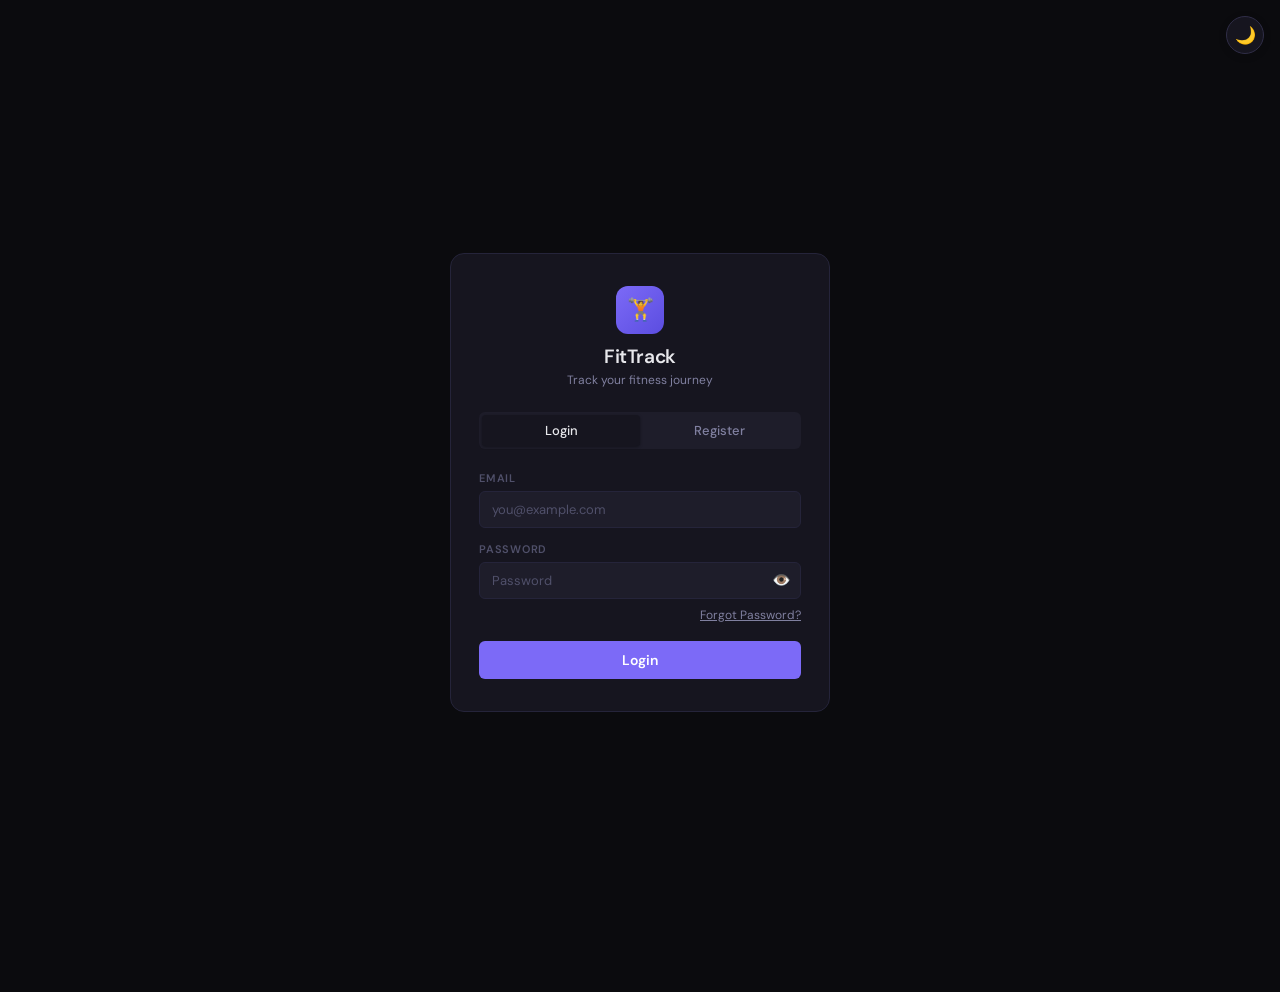
<file: SE_Assignment/index.html>
<!DOCTYPE html>
<html lang="en">
<head>
  <meta charset="UTF-8"> 
  <meta name="viewport" content="width=device-width, initial-scale=1.0">
  <link rel="stylesheet" href="style.css">
  <title>FitTrack</title>
  <link href="https://fonts.googleapis.com/css2?family=DM+Sans:wght@300;400;500;600&family=DM+Mono:wght@400;500&family=DM+Serif+Display:ital@0;1&display=swap" rel="stylesheet">
</head>
<body>

<button class="theme-toggle" id="theme-toggle" title="Toggle light/dark mode" onclick="toggleTheme()">🌙</button>
<button class="sidebar-toggle" id="sidebar-toggle" title="Toggle menu" onclick="toggleSidebar()">☰</button>
<div class="sidebar-overlay" id="sidebar-overlay" onclick="closeSidebar()"></div>

<div class="app-layout">

  <aside class="sidebar" id="sidebar">
    <div class="sidebar-logo">
      <div class="logo-icon">🏋️</div>
      <span class="logo-text">FitTrack</span>
    </div>
    <nav class="sidebar-nav" id="nav-links"></nav>
    <div class="sidebar-bottom">
      <div class="user-chip" id="user-chip" style="display:none">
        <div class="user-avatar" id="user-avatar">?</div>
        <span class="user-name" id="user-name-label"></span>
      </div>
      <button id="logout-btn" onclick="doLogout()">
        <span>🚪</span> Logout
      </button>
    </div>
  </aside>

  <div class="main-content" id="main-content">
    <div class="container">

      <!-- AUTH -->
      <div class="page active" id="page-auth">
        <div class="auth-wrap">
          <div class="auth-card">
            <div class="auth-logo">
              <div class="auth-logo-icon">🏋️</div>
              <h1>FitTrack</h1>
              <p>Track your fitness journey</p>
            </div>
            <div class="tabs">
              <button class="active" onclick="switchTab('login')">Login</button>
              <button onclick="switchTab('register')">Register</button>
            </div>
            <div id="login-form">
              <div class="form-group"><label>Email</label><input type="email" id="loginEmail" placeholder="you@example.com"></div>
              <div class="form-group">
                <label>Password</label>
                <div class="pw-wrapper">
                  <input type="password" id="loginPassword" placeholder="Password">
                  <span class="pw-eye" onclick="togglePassword('loginPassword', this)">👁️</span>
                </div>
              </div>
              <div class="forgot-link"><span onclick="openForgotPassword()">Forgot Password?</span></div>
              <div class="error-msg" id="login-error"></div>
              <button class="btn-block" onclick="login()">Login</button>
            </div>
            <div id="register-form" style="display:none">
              <div class="form-group"><label>Full Name</label><input type="text" id="registerUsername" placeholder="Your Name"></div>
              <div class="form-group"><label>Email</label><input type="email" id="registerEmail" placeholder="you@example.com"></div>
              <div class="form-group">
                <label>Password</label>
                <div class="pw-wrapper">
                  <input type="password" id="registerPassword" placeholder="Password">
                  <span class="pw-eye" onclick="togglePassword('registerPassword', this)">👁️</span>
                </div>
              </div>
              <div class="form-group">
                <label>Confirm Password</label>
                <div class="pw-wrapper">
                  <input type="password" id="confirmPassword" placeholder="Re-enter password">
                  <span class="pw-eye" onclick="togglePassword('confirmPassword', this)">👁️</span>
                </div>
              </div>
              <div class="error-msg" id="reg-error"></div>
              <button class="btn-block" onclick="register()">Create Account</button>
            </div>
          </div>
        </div>
      </div>

      <!-- HOME -->
      <div class="page" id="page-home">
        <div class="home-greeting">
          <div class="greeting-time" id="greeting-time">Good Morning</div>
          <h2 id="greeting-name">Welcome back!</h2>
          <div class="greeting-sub" id="greeting-sub">Here's your fitness overview for today.</div>
        </div>

        <div class="home-stats-row">
          <div class="home-stat-card">
            <div class="hsc-icon">✅</div>
            <div class="hsc-num" id="home-stat-done" style="color:var(--green)">0</div>
            <div class="hsc-label">Completed</div>
          </div>
          <div class="home-stat-card">
            <div class="hsc-icon">⏱️</div>
            <div class="hsc-num" id="home-stat-mins" style="color:var(--accent)">0</div>
            <div class="hsc-label">Total Mins</div>
          </div>
          <div class="home-stat-card">
            <div class="hsc-icon">📋</div>
            <div class="hsc-num" id="home-stat-total">0</div>
            <div class="hsc-label">Scheduled</div>
          </div>
        </div>

        <div id="home-streak-area"></div>

        <div class="progress-bar-wrap">
          <div class="pb-header">
            <span class="pb-label">Overall Completion</span>
            <span class="pb-pct" id="home-pct">0%</span>
          </div>
          <div class="pb-track"><div class="pb-fill" id="home-pb" style="width:0%"></div></div>
        </div>

        <div class="home-section-title">Today's Workouts</div>
        <div id="home-today-list"></div>

        <div class="home-section-title">Quick Actions</div>
        <div class="quick-actions">
          <button class="qa-btn" onclick="showPage('schedule'); setTimeout(openAddModal, 0)">
            <div class="qa-icon">➕</div>
            <div class="qa-text">
              <div class="qa-title">Add Workout</div>
              <div class="qa-sub">Plan a new session</div>
            </div>
          </button>
          <button class="qa-btn" onclick="showPage('schedule')">
            <div class="qa-icon">📅</div>
            <div class="qa-text">
              <div class="qa-title">View Schedule</div>
              <div class="qa-sub">See all workouts</div>
            </div>
          </button>
          <button class="qa-btn" onclick="showPage('report')">
            <div class="qa-icon">📊</div>
            <div class="qa-text">
              <div class="qa-title">View Report</div>
              <div class="qa-sub">Progress & stats</div>
            </div>
          </button>
          <button class="qa-btn" onclick="showPage('report'); setTimeout(()=>document.getElementById('weight-input').focus(),100)">
            <div class="qa-icon">⚖️</div>
            <div class="qa-text">
              <div class="qa-title">Log Weight</div>
              <div class="qa-sub">Track body weight</div>
            </div>
          </button>
        </div>
      </div>

      <!-- SCHEDULE -->
      <div class="page" id="page-schedule">
        <div class="page-header">
          <h2>Weekly Schedule</h2>
          <button class="btn-add" onclick="openAddModal()">+ Add Workout</button>
        </div>
        <div class="stat-bar" id="schedule-stat-bar" style="display:none">
          <div class="stat-item"><div class="stat-num" id="stat-done">0</div><div class="stat-label">Completed</div></div>
          <div class="stat-item"><div class="stat-num" id="stat-total">0</div><div class="stat-label">Total</div></div>
          <div class="stat-item"><div class="stat-num" id="stat-mins">0</div><div class="stat-label">Minutes</div></div>
        </div>
        <div class="filter-bar">
          <div class="filter-group" id="week-filter">
            <button class="filter-btn active" onclick="setWeekFilter('all', event)">All</button>
            <button class="filter-btn" onclick="setWeekFilter('this', event)">This Week</button>
            <button class="filter-btn" onclick="setWeekFilter('last', event)">Last Week</button>
          </div>
          <select class="filter-select" id="day-filter" onchange="renderSchedule()">
            <option value="all">All Days</option>
            <option value="0">Monday</option>
            <option value="1">Tuesday</option>
            <option value="2">Wednesday</option>
            <option value="3">Thursday</option>
            <option value="4">Friday</option>
            <option value="5">Saturday</option>
            <option value="6">Sunday</option>
          </select>
        </div>
        <div id="workout-list"></div>
      </div>

      <!-- REPORT -->
      <div class="page" id="page-report">
        <div class="page-header"><h2>Report</h2></div>
        <div class="report-grid" id="report-grid"></div>
        <div class="section-label">Completed Workouts</div>
        <div id="report-list"></div>
        <div class="section-label" style="margin-top:28px">Weight Log</div>
        <div class="weight-input-row">
          <input type="number" id="weight-input" placeholder="Enter weight (kg)" step="0.1">
          <button class="btn-log" onclick="logWeight()">Log</button>
        </div>
        <div class="weight-error" id="weight-error"></div>
        <div id="weight-log"></div>
        <div class="section-label" style="margin-top:28px">Session History</div>
        <div id="history-log"></div>
      </div>

    </div>
  </div>
</div>

<!-- Forgot Password Modal -->
<div class="fp-overlay" id="forgotModal">
  <div class="fp-modal">
    <span class="fp-close" onclick="closeForgotPassword()">&#x2715;</span>
    <div id="emailStep">
      <h3>Forgot Password</h3>
      <p class="fp-sub">Enter your registered email to reset your password.</p>
      <div class="form-group"><label>Email</label><input type="email" id="forgotEmail" placeholder="Enter your registered email"></div>
      <div class="error-msg" id="forgot-email-error"></div>
      <button class="btn-block" onclick="verifyForgotEmail()">Continue</button>
    </div>
    <div id="resetStep" style="display:none">
      <h3>Reset Password</h3>
      <p class="fp-sub">Enter and confirm your new password.</p>
      <div class="form-group">
        <label>New Password</label>
        <div class="pw-wrapper">
          <input type="password" id="newPassword" placeholder="Enter new password">
          <span class="pw-eye" onclick="togglePassword('newPassword', this)">👁️</span>
        </div>
      </div>
      <div class="form-group">
        <label>Confirm New Password</label>
        <div class="pw-wrapper">
          <input type="password" id="confirmNewPassword" placeholder="Re-enter new password">
          <span class="pw-eye" onclick="togglePassword('confirmNewPassword', this)">👁️</span>
        </div>
      </div>
      <div class="error-msg" id="forgot-reset-error"></div>
      <button class="btn-block" onclick="resetPassword()">Reset Password</button>
    </div>
  </div>
</div>

<!-- Add/Edit Workout Modal (Iteration2 rich UI) -->
<div class="modal-backdrop" id="modal-backdrop">
  <div class="modal" role="dialog" aria-modal="true">
    <div class="modal-header">
      <div>
        <div class="modal-title" id="modal-title">Add Workout</div>
        <div class="modal-subtitle" id="modal-subtitle"></div>
      </div>
      <button class="modal-close-x" id="modal-close" aria-label="Close">✕</button>
    </div>
    <div class="modal-body">
      <div class="modal-field">
        <label>Category</label>
        <div class="category-tabs" id="cat-tabs"></div>
      </div>
      <div class="modal-field">
        <label>Exercise</label>
        <div class="exercise-grid" id="exercise-grid"></div>
      </div>
      <div class="modal-field">
        <label>Custom name (optional)</label>
        <input type="text" class="modal-custom-input" id="custom-name" placeholder="e.g. Jump rope, Cycling…">
      </div>
      <div class="modal-field">
        <label>Day</label>
        <select class="modal-day-select" id="modal-day-select">
          <option value="0">Monday</option>
          <option value="1">Tuesday</option>
          <option value="2">Wednesday</option>
          <option value="3">Thursday</option>
          <option value="4">Friday</option>
          <option value="5">Saturday</option>
          <option value="6">Sunday</option>
        </select>
      </div>
      <div class="modal-field">
        <label>Duration</label>
        <div class="duration-row">
          <input type="number" class="duration-input" id="duration-input" min="1" max="300" value="30">
          <span class="duration-unit">minutes (1–300)</span>
        </div>
        <div class="duration-hint" id="duration-hint"></div>
      </div>
    </div>
    <div class="modal-footer">
      <button class="btn-modal btn-modal-secondary" id="modal-cancel">Cancel</button>
      <button class="btn-modal btn-modal-primary" id="modal-add" disabled>Add Workout</button>
    </div>
  </div>
</div>
<script src="script.js"></script>
</body>
</html>
</file>
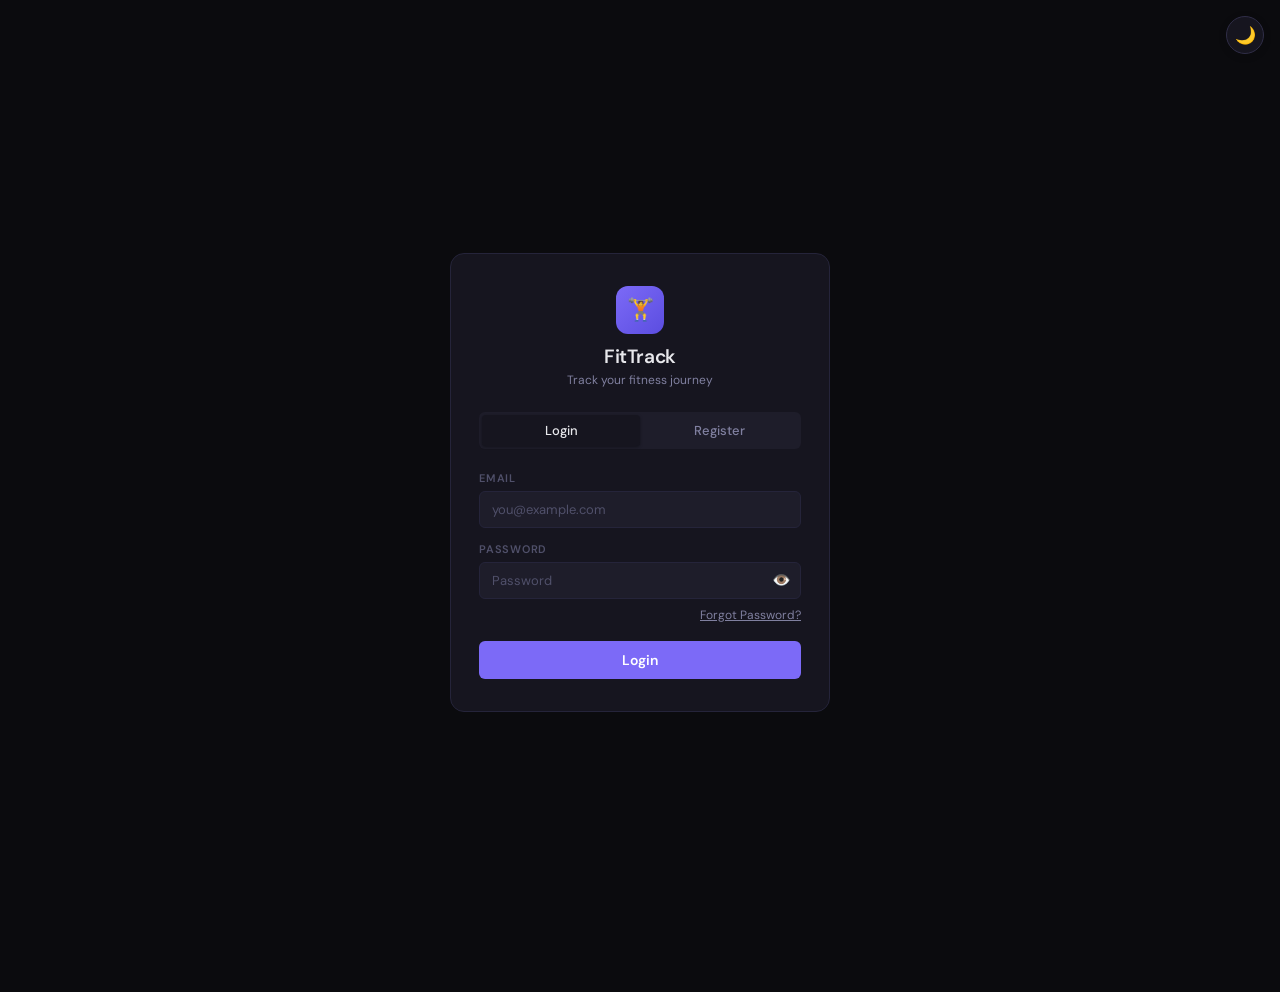
<file: SE_Assignment/Literation2.html>
<!DOCTYPE html>
<html lang="en">
<head>
  <meta charset="UTF-8">
  <meta name="viewport" content="width=device-width, initial-scale=1.0">
  <title>FitTrack</title>
  <link href="https://fonts.googleapis.com/css2?family=DM+Sans:wght@300;400;500;600&family=DM+Mono:wght@400;500&family=DM+Serif+Display:ital@0;1&display=swap" rel="stylesheet">
  <style>
    :root {
      --bg:        #0b0b0e;
      --surface:   #16151f;
      --surface2:  #1e1d2a;
      --border:    #25243a;
      --border2:   #302e48;
      --text:      #e8e8ec;
      --text2:     #8080a0;
      --text3:     #50506a;
      --accent:    #7c6af7;
      --accent2:   #5b4de0;
      --green:     #34c97a;
      --red:       #f25d5d;
      --amber:     #f0a940;
      --radius:    10px;
      --radius-sm: 6px;
      --sidebar-w: 220px;
    }

    :root.light {
      --bg:        #f5f4ff;
      --surface:   #ffffff;
      --surface2:  #ede9ff;
      --border:    #d4ccff;
      --border2:   #b8adff;
      --text:      #1a1730;
      --text2:     #5f5a80;
      --text3:     #9990c0;
      --accent:    #6c5ce7;
      --accent2:   #4b3fcf;
      --green:     #00b966;
      --red:       #e63950;
      --amber:     #e09010;
    }

    .theme-toggle {
      position: fixed; top: 16px; right: 16px; z-index: 100;
      width: 38px; height: 38px; border-radius: 50%;
      background: var(--surface); border: 1px solid var(--border2);
      cursor: pointer; font-size: 17px;
      display: flex; align-items: center; justify-content: center;
      transition: background 0.2s, border-color 0.2s, box-shadow 0.2s;
      box-shadow: 0 2px 8px rgba(0,0,0,0.12);
    }
    .theme-toggle:hover { border-color: var(--accent); box-shadow: 0 2px 12px rgba(108,92,231,0.25); }

    :root.light .auth-card { box-shadow: 0 4px 32px rgba(108,92,231,0.10); }
    :root.light .auth-logo-icon, :root.light .logo-icon, :root.light .user-avatar { box-shadow: 0 2px 12px rgba(108,92,231,0.25); }
    :root.light .workout-card:hover { border-color: var(--accent); box-shadow: 0 2px 12px rgba(108,92,231,0.08); }
    :root.light .report-card { box-shadow: 0 1px 6px rgba(108,92,231,0.07); }
    :root.light .sidebar { background: linear-gradient(180deg, #ffffff 0%, #f0ecff 100%); box-shadow: 2px 0 16px rgba(108,92,231,0.08); }
    :root.light .stat-bar { background: linear-gradient(90deg, #f0ecff, #ffffff); }
    :root.light .tabs button.active { box-shadow: 0 1px 4px rgba(108,92,231,0.15); }
    :root.light .filter-btn.active { background: linear-gradient(90deg, var(--accent), #a78bfa); }
    :root.light .btn-block, :root.light .btn-add, :root.light .btn-confirm { background: linear-gradient(90deg, var(--accent), #a78bfa); }
    :root.light .btn-block:hover, :root.light .btn-add:hover, :root.light .btn-confirm:hover { background: linear-gradient(90deg, var(--accent2), var(--accent)); }

    * { box-sizing: border-box; margin: 0; padding: 0; }
    body { font-family: 'DM Sans', sans-serif; background: var(--bg); color: var(--text); min-height: 100vh; }
    ::-webkit-scrollbar { width: 6px; }
    ::-webkit-scrollbar-track { background: var(--bg); }
    ::-webkit-scrollbar-thumb { background: var(--border2); border-radius: 3px; }

    .app-layout { display: flex; min-height: 100vh; }

    .sidebar {
      width: var(--sidebar-w); background: var(--surface);
      border-right: 1px solid var(--border);
      display: none; flex-direction: column;
      position: fixed; top: 0; left: 0; height: 100vh; z-index: 40;
    }
    .sidebar.visible { display: flex; }

    .sidebar-logo {
      padding: 22px 20px 18px; display: flex; align-items: center; gap: 10px;
      border-bottom: 1px solid var(--border);
    }
    .logo-icon {
      width: 32px; height: 32px;
      background: linear-gradient(135deg, var(--accent), var(--accent2));
      border-radius: 8px; display: flex; align-items: center; justify-content: center;
      font-size: 16px; flex-shrink: 0;
    }
    .logo-text { font-size: 1rem; font-weight: 600; letter-spacing: -0.02em; }

    .sidebar-nav { flex: 1; padding: 14px 12px; display: flex; flex-direction: column; gap: 4px; }
    .nav-label {
      font-size: 10px; font-weight: 600; color: var(--text3);
      text-transform: uppercase; letter-spacing: 0.09em;
      padding: 0 8px; margin-bottom: 4px; margin-top: 8px;
    }
    .nav-btn {
      background: transparent; border: none; color: var(--text2);
      padding: 9px 12px; border-radius: var(--radius-sm); cursor: pointer;
      font-size: 13px; font-family: 'DM Sans', sans-serif; font-weight: 500;
      transition: all 0.15s; text-align: left; width: 100%;
      display: flex; align-items: center; gap: 10px;
    }
    .nav-btn:hover { background: var(--surface2); color: var(--text); }
    .nav-btn.active { background: var(--surface2); color: var(--text); }
    .nav-btn.active .nav-icon { color: var(--accent); }
    .nav-icon { font-size: 15px; width: 18px; text-align: center; }

    .sidebar-bottom { padding: 12px; border-top: 1px solid var(--border); }
    .user-chip { display: flex; align-items: center; gap: 10px; padding: 8px 10px; border-radius: var(--radius-sm); margin-bottom: 8px; }
    .user-avatar {
      width: 28px; height: 28px;
      background: linear-gradient(135deg, var(--accent), var(--accent2));
      border-radius: 50%; display: flex; align-items: center; justify-content: center;
      font-size: 12px; font-weight: 600; color: white; flex-shrink: 0;
    }
    .user-name { font-size: 13px; font-weight: 500; white-space: nowrap; overflow: hidden; text-overflow: ellipsis; }

    #logout-btn {
      width: 100%; background: transparent; border: 1px solid var(--border2); color: var(--text2);
      padding: 8px 12px; border-radius: var(--radius-sm); cursor: pointer;
      font-size: 13px; font-family: 'DM Sans', sans-serif; font-weight: 500;
      display: none; transition: all 0.15s; text-align: left; gap: 8px; align-items: center;
    }
    #logout-btn.show-btn { display: flex; }
    #logout-btn:hover { border-color: var(--red); color: var(--red); }

    .main-content { flex: 1; min-height: 100vh; }
    .main-content.with-sidebar { margin-left: var(--sidebar-w); }
    .container { max-width: 820px; margin: 0 auto; padding: 32px 28px 60px; }

    .page { display: none; }
    .page.active { display: block; }

    /* ===== AUTH ===== */
    .auth-wrap { min-height: 100vh; display: flex; align-items: center; justify-content: center; padding: 24px 20px; }
    .auth-card { background: var(--surface); border: 1px solid var(--border); border-radius: 14px; width: 100%; max-width: 380px; padding: 32px 28px; }
    .auth-logo { text-align: center; margin-bottom: 24px; }
    .auth-logo-icon { width: 48px; height: 48px; background: linear-gradient(135deg, var(--accent), var(--accent2)); border-radius: 12px; display: inline-flex; align-items: center; justify-content: center; font-size: 22px; margin-bottom: 10px; }
    .auth-logo h1 { font-size: 1.2rem; font-weight: 600; letter-spacing: -0.02em; }
    .auth-logo p  { font-size: 12px; color: var(--text2); margin-top: 3px; }

    .tabs { display: flex; background: var(--surface2); border-radius: var(--radius-sm); padding: 3px; margin-bottom: 22px; }
    .tabs button { flex: 1; padding: 7px; background: transparent; border: none; cursor: pointer; font-size: 13px; font-family: 'DM Sans', sans-serif; font-weight: 500; color: var(--text2); border-radius: 4px; transition: all 0.15s; }
    .tabs button.active { background: var(--surface); color: var(--text); box-shadow: 0 1px 3px rgba(0,0,0,0.4); }

    .form-group { margin-bottom: 14px; }
    .form-group label { display: block; font-size: 11px; font-weight: 600; color: var(--text3); text-transform: uppercase; letter-spacing: 0.07em; margin-bottom: 6px; }
    .form-group input { width: 100%; padding: 9px 12px; background: var(--surface2); border: 1px solid var(--border); border-radius: var(--radius-sm); font-size: 13px; font-family: 'DM Sans', sans-serif; color: var(--text); transition: border-color 0.15s; }
    .form-group input::placeholder { color: var(--text3); }
    .form-group input:focus { outline: none; border-color: var(--accent); }

    .btn-block { width: 100%; padding: 10px; background: var(--accent); color: white; border: none; border-radius: var(--radius-sm); font-size: 14px; font-family: 'DM Sans', sans-serif; font-weight: 600; cursor: pointer; margin-top: 6px; transition: background 0.15s; }
    .btn-block:hover { background: var(--accent2); }
    .error-msg { color: var(--red); font-size: 12px; margin-top: 8px; display: none; }
    .error-msg.show { display: block; }

    .pw-wrapper { position: relative; }
    .pw-wrapper input { padding-right: 38px !important; }
    .pw-eye {
      position: absolute; right: 10px; top: 50%; transform: translateY(-50%);
      cursor: pointer; font-size: 15px; user-select: none; color: var(--text3);
      transition: color 0.15s;
    }
    .pw-eye:hover { color: var(--text2); }

    .forgot-link { text-align: right; margin-top: -6px; margin-bottom: 12px; font-size: 12px; }
    .forgot-link span { color: var(--text2); cursor: pointer; text-decoration: underline; transition: color 0.15s; }
    .forgot-link span:hover { color: var(--accent); }

    .fp-overlay {
      display: none; position: fixed; inset: 0;
      background: rgba(0,0,0,0.7); z-index: 200;
      align-items: center; justify-content: center;
      padding: 20px; backdrop-filter: blur(4px);
    }
    .fp-overlay.open { display: flex; }
    .fp-modal {
      background: var(--surface); border: 1px solid var(--border2);
      border-radius: 14px; width: 100%; max-width: 360px; padding: 28px 24px;
      position: relative;
    }
    .fp-modal h3 { font-size: 1rem; font-weight: 600; margin-bottom: 6px; }
    .fp-modal .fp-sub { font-size: 12px; color: var(--text2); margin-bottom: 18px; }
    .fp-close { position: absolute; top: 14px; right: 16px; font-size: 18px; cursor: pointer; color: var(--text3); line-height: 1; }
    .fp-close:hover { color: var(--text); }

    /* ===== HOME PAGE ===== */
    .home-greeting { margin-bottom: 28px; }
    .home-greeting .greeting-time { font-size: 11px; font-weight: 600; color: var(--text3); text-transform: uppercase; letter-spacing: 0.1em; margin-bottom: 6px; }
    .home-greeting h2 { font-size: 1.6rem; font-weight: 600; letter-spacing: -0.03em; line-height: 1.2; }
    .home-greeting .greeting-sub { font-size: 13px; color: var(--text2); margin-top: 5px; }

    .home-stats-row { display: grid; grid-template-columns: repeat(3, 1fr); gap: 10px; margin-bottom: 24px; }
    .home-stat-card { background: var(--surface); border: 1px solid var(--border); border-radius: var(--radius); padding: 16px 18px; transition: border-color 0.15s; }
    .home-stat-card:hover { border-color: var(--border2); }
    .home-stat-card .hsc-icon { font-size: 20px; margin-bottom: 8px; }
    .home-stat-card .hsc-num { font-size: 1.6rem; font-weight: 600; letter-spacing: -0.04em; }
    .home-stat-card .hsc-label { font-size: 11px; color: var(--text2); margin-top: 3px; }

    .home-section-title { font-size: 10px; font-weight: 600; color: var(--text3); text-transform: uppercase; letter-spacing: 0.09em; margin-bottom: 10px; margin-top: 24px; }

    .today-card { background: var(--surface); border: 1px solid var(--border); border-radius: var(--radius); overflow: hidden; margin-bottom: 6px; }
    .today-card-header { padding: 12px 16px; background: var(--surface2); border-bottom: 1px solid var(--border); display: flex; align-items: center; justify-content: space-between; }
    .today-card-header .tch-day { font-size: 11px; font-weight: 600; color: var(--accent); text-transform: uppercase; letter-spacing: 0.08em; }
    .today-card-header .tch-count { font-size: 11px; color: var(--text3); font-family: 'DM Sans', sans-serif; }
    .today-workout-item { padding: 11px 16px; display: flex; align-items: center; gap: 12px; border-bottom: 1px solid var(--border); }
    .today-workout-item:last-child { border-bottom: none; }
    .twi-dot { width: 8px; height: 8px; border-radius: 50%; background: var(--border2); flex-shrink: 0; transition: background 0.15s; }
    .today-workout-item.done .twi-dot { background: var(--green); }
    .twi-name { flex: 1; font-size: 13px; font-weight: 500; }
    .today-workout-item.done .twi-name { text-decoration: line-through; color: var(--text2); }
    .twi-dur { font-size: 12px; color: var(--text2); font-family: 'DM Sans', sans-serif; }

    .progress-bar-wrap { background: var(--surface); border: 1px solid var(--border); border-radius: var(--radius); padding: 16px 18px; margin-bottom: 10px; }
    .progress-bar-wrap .pb-header { display: flex; justify-content: space-between; align-items: center; margin-bottom: 10px; }
    .progress-bar-wrap .pb-label { font-size: 13px; font-weight: 500; }
    .progress-bar-wrap .pb-pct { font-size: 13px; font-weight: 600; color: var(--accent); font-family: 'DM Sans', sans-serif; }
    .pb-track { height: 6px; background: var(--surface2); border-radius: 3px; overflow: hidden; }
    .pb-fill { height: 100%; background: linear-gradient(90deg, var(--accent), var(--green)); border-radius: 3px; transition: width 0.6s ease; }

    .quick-actions { display: grid; grid-template-columns: 1fr 1fr; gap: 10px; margin-bottom: 10px; }
    .qa-btn { background: var(--surface); border: 1px solid var(--border); border-radius: var(--radius); padding: 14px 16px; cursor: pointer; text-align: left; transition: all 0.15s; display: flex; align-items: center; gap: 12px; }
    .qa-btn:hover { border-color: var(--accent); background: var(--surface2); }
    .qa-btn .qa-icon { font-size: 20px; flex-shrink: 0; }
    .qa-btn .qa-text .qa-title { font-size: 13px; font-weight: 600; color: var(--text); }
    .qa-btn .qa-text .qa-sub { font-size: 11px; color: var(--text2); margin-top: 2px; }

    .streak-banner { background: linear-gradient(135deg, rgba(124,106,247,0.15), rgba(52,201,122,0.10)); border: 1px solid rgba(124,106,247,0.25); border-radius: var(--radius); padding: 14px 18px; display: flex; align-items: center; gap: 14px; margin-bottom: 10px; }
    .streak-banner .sb-icon { font-size: 28px; }
    .streak-banner .sb-text .sb-title { font-size: 14px; font-weight: 600; }
    .streak-banner .sb-text .sb-sub { font-size: 12px; color: var(--text2); margin-top: 2px; }

    /* ===== SCHEDULE ===== */
    .page-header { display: flex; align-items: center; justify-content: space-between; margin-bottom: 20px; }
    .page-header h2 { font-size: 1.15rem; font-weight: 600; letter-spacing: -0.02em; }
    .btn-add { background: var(--accent); color: white; border: none; padding: 8px 16px; border-radius: var(--radius-sm); cursor: pointer; font-size: 13px; font-family: 'DM Sans', sans-serif; font-weight: 600; transition: background 0.15s; }
    .btn-add:hover { background: var(--accent2); }

    .stat-bar { background: var(--surface); border: 1px solid var(--border); border-radius: var(--radius); padding: 14px 18px; margin-bottom: 18px; display: flex; gap: 24px; flex-wrap: wrap; }
    .stat-item { display: flex; flex-direction: column; gap: 2px; }
    .stat-num   { font-size: 1.4rem; font-weight: 600; letter-spacing: -0.03em; }
    .stat-label { font-size: 11px; color: var(--text2); }

    .filter-bar { display: flex; gap: 8px; margin-bottom: 18px; flex-wrap: wrap; }
    .filter-group { display: flex; background: var(--surface); border: 1px solid var(--border); border-radius: var(--radius-sm); overflow: hidden; }
    .filter-btn { background: transparent; border: none; color: var(--text2); padding: 7px 13px; cursor: pointer; font-size: 12px; font-family: 'DM Sans', sans-serif; font-weight: 500; transition: all 0.15s; border-right: 1px solid var(--border); }
    .filter-btn:last-child { border-right: none; }
    .filter-btn:hover  { background: var(--surface2); color: var(--text); }
    .filter-btn.active { background: var(--accent); color: white; }
    .filter-select { background: var(--surface); border: 1px solid var(--border); border-radius: var(--radius-sm); color: var(--text); padding: 7px 12px; font-size: 12px; font-family: 'DM Sans', sans-serif; cursor: pointer; }
    .filter-select:focus { outline: none; border-color: var(--accent); }
    .filter-select option { background: var(--surface2); }

    .section-label { font-size: 10px; font-weight: 600; color: var(--text3); text-transform: uppercase; letter-spacing: 0.09em; margin-bottom: 8px; margin-top: 18px; }

    .workout-card { background: var(--surface); border: 1px solid var(--border); border-radius: var(--radius); padding: 13px 16px; margin-bottom: 6px; display: flex; align-items: center; gap: 12px; transition: border-color 0.15s; }
    .workout-card:hover { border-color: var(--border2); }
    .workout-card.done  { opacity: 0.6; }
    .check-btn { width: 22px; height: 22px; border-radius: 50%; border: 2px solid var(--border2); background: transparent; cursor: pointer; display: flex; align-items: center; justify-content: center; font-size: 11px; color: white; flex-shrink: 0; transition: all 0.15s; }
    .check-btn:hover { border-color: var(--green); }
    .workout-card.done .check-btn { background: var(--green); border-color: var(--green); }
    .workout-info { flex: 1; min-width: 0; }
    .workout-name { font-size: 14px; font-weight: 500; white-space: nowrap; overflow: hidden; text-overflow: ellipsis; }
    .workout-card.done .workout-name { text-decoration: line-through; color: var(--text2); }
    .workout-meta { font-size: 12px; color: var(--text2); margin-top: 2px; font-family: 'DM Sans', sans-serif; }
    .workout-cat-badge { font-size: 10px; padding: 2px 8px; border-radius: 20px; background: var(--surface2); border: 1px solid var(--border2); color: var(--text3); white-space: nowrap; flex-shrink: 0; }
    .workout-actions { display: flex; gap: 6px; opacity: 0; transition: opacity 0.15s; }
    .workout-card:hover .workout-actions { opacity: 1; }
    .action-btn { background: var(--surface2); border: 1px solid var(--border); color: var(--text2); width: 28px; height: 28px; border-radius: var(--radius-sm); cursor: pointer; font-size: 13px; display: flex; align-items: center; justify-content: center; transition: all 0.15s; }
    .action-btn:hover        { border-color: var(--border2); color: var(--text); }
    .action-btn.delete:hover { border-color: var(--red); color: var(--red); }

    .empty-state { text-align: center; padding: 48px 20px; color: var(--text3); font-size: 13px; border: 1px dashed var(--border); border-radius: var(--radius); }

    /* ===== REPORT ===== */
    .report-grid { display: grid; grid-template-columns: 1fr 1fr 1fr; gap: 10px; margin-bottom: 20px; }
    .report-card { background: var(--surface); border: 1px solid var(--border); border-radius: var(--radius); padding: 16px 18px; }
    .report-card .rc-num   { font-size: 1.8rem; font-weight: 600; letter-spacing: -0.04em; }
    .report-card .rc-label { font-size: 12px; color: var(--text2); margin-top: 3px; }
    .report-item { background: var(--surface); border: 1px solid var(--border); border-radius: var(--radius); padding: 11px 16px; margin-bottom: 6px; display: flex; align-items: center; gap: 12px; }
    .report-day  { font-size: 11px; font-family: 'DM Sans', sans-serif; color: var(--text3); min-width: 36px; }
    .report-name { flex: 1; font-size: 13px; font-weight: 500; }
    .report-mins { font-size: 12px; color: var(--text2); font-family: 'DM Sans', sans-serif; }
    .done-badge { background: rgba(52,201,122,0.15); color: var(--green); font-size: 10px; font-weight: 600; padding: 3px 8px; border-radius: 20px; }
    .progress-badge { background: rgba(240,169,64,0.15); color: var(--amber); font-size: 10px; font-weight: 600; padding: 3px 8px; border-radius: 20px; }

    .weight-input-row { display: flex; gap: 8px; margin-bottom: 14px; }
    .weight-input-row input { flex: 1; padding: 9px 12px; background: var(--surface2); border: 1px solid var(--border); border-radius: var(--radius-sm); font-size: 13px; font-family: 'DM Sans', sans-serif; color: var(--text); }
    .weight-input-row input::placeholder { color: var(--text3); }
    .weight-input-row input:focus { outline: none; border-color: var(--accent); }
    .btn-log { background: var(--surface2); border: 1px solid var(--border2); color: var(--text); padding: 9px 18px; border-radius: var(--radius-sm); cursor: pointer; font-size: 13px; font-family: 'DM Sans', sans-serif; font-weight: 500; white-space: nowrap; transition: all 0.15s; }
    .btn-log:hover { border-color: var(--accent); color: var(--accent); }
    .weight-error { color: var(--red); font-size: 12px; margin-bottom: 10px; display: none; }
    .weight-error.show { display: block; }
    .weight-item { background: var(--surface); border: 1px solid var(--border); border-radius: var(--radius); padding: 10px 16px; margin-bottom: 6px; display: flex; align-items: center; justify-content: space-between; font-size: 13px; }
    .weight-item .wi-date { color: var(--text2); font-size: 12px; font-family: 'DM Sans', sans-serif; }
    .weight-item .wi-val  { font-weight: 600; font-family: 'DM Sans', sans-serif; }

    /* ===== MODAL (Iteration2 rich style) ===== */
    .modal-backdrop {
      display: none; position: fixed; inset: 0;
      background: rgba(0,0,0,0.7); z-index: 50;
      align-items: center; justify-content: center;
      padding: 20px; backdrop-filter: blur(4px);
    }
    .modal-backdrop.open { display: flex; }

    .modal {
      background: var(--surface); border: 1px solid var(--border2);
      border-radius: 14px; width: 100%; max-width: 420px;
      overflow: hidden;
      animation: modalIn 0.18s ease;
    }
    @keyframes modalIn {
      from { opacity: 0; transform: scale(0.96) translateY(8px); }
      to   { opacity: 1; transform: scale(1) translateY(0); }
    }

    .modal-header {
      padding: 18px 20px 14px; border-bottom: 1px solid var(--border);
      display: flex; align-items: flex-start; justify-content: space-between;
    }
    .modal-title {
      font-family: 'DM Sans', sans-serif;
      font-size: 1.2rem; font-weight: 400; color: var(--text); line-height: 1.2;
    }
    .modal-subtitle { font-size: 12px; color: var(--text3); margin-top: 3px; }
    .modal-close-x {
      background: none; border: 1px solid var(--border2); border-radius: var(--radius-sm);
      cursor: pointer; color: var(--text3); font-size: 14px;
      width: 27px; height: 27px; display: flex; align-items: center; justify-content: center;
      margin-left: 12px; flex-shrink: 0; transition: all 0.15s;
    }
    .modal-close-x:hover { background: var(--surface2); color: var(--text); }

    .modal-body { padding: 16px 20px 18px; display: flex; flex-direction: column; gap: 14px; }

    .modal-field label {
      display: block; font-size: 11px; font-weight: 600; color: var(--text3);
      text-transform: uppercase; letter-spacing: 0.07em; margin-bottom: 7px;
    }

    /* Category tabs */
    .category-tabs { display: flex; gap: 6px; flex-wrap: wrap; }
    .cat-tab {
      padding: 4px 12px; border-radius: 999px;
      border: 1px solid var(--border2); background: transparent;
      font-family: 'DM Sans', sans-serif; font-size: 12px; cursor: pointer;
      color: var(--text2); transition: all 0.12s;
    }
    .cat-tab:hover { border-color: var(--accent); color: var(--text); }
    .cat-tab.active { background: var(--accent); border-color: var(--accent); color: #fff; }

    /* Exercise grid */
    .exercise-grid {
      display: grid; grid-template-columns: 1fr 1fr; gap: 5px;
      max-height: 180px; overflow-y: auto; scrollbar-width: thin;
    }
    .exercise-option {
      padding: 8px 10px; border-radius: var(--radius-sm);
      border: 1px solid var(--border); background: var(--surface2);
      cursor: pointer; font-size: 12px; font-weight: 500; color: var(--text2);
      transition: all 0.12s; display: flex; align-items: center;
    }
    .exercise-option:hover { border-color: var(--accent); color: var(--text); }
    .exercise-option.selected { border-color: var(--accent); background: rgba(124,106,247,0.15); color: var(--text); }

    /* Custom input */
    .modal-custom-input {
      width: 100%; padding: 9px 12px; border-radius: var(--radius-sm);
      border: 1px solid var(--border); background: var(--surface2);
      font-family: 'DM Sans', sans-serif; font-size: 13px; color: var(--text);
      outline: none; transition: border-color 0.15s;
    }
    .modal-custom-input:focus { border-color: var(--accent); }
    .modal-custom-input::placeholder { color: var(--text3); }

    /* Day select */
    .modal-day-select {
      width: 100%; padding: 9px 12px; border-radius: var(--radius-sm);
      border: 1px solid var(--border); background: var(--surface2);
      font-family: 'DM Sans', sans-serif; font-size: 13px; color: var(--text);
      outline: none; cursor: pointer; transition: border-color 0.15s;
    }
    .modal-day-select:focus { border-color: var(--accent); }
    .modal-day-select option { background: var(--surface2); }

    /* Duration */
    .duration-row { display: flex; align-items: center; gap: 10px; }
    .duration-input {
      width: 80px; padding: 9px 10px; border-radius: var(--radius-sm);
      border: 1px solid var(--border); background: var(--surface2);
      font-family: 'DM Sans', sans-serif; font-size: 14px; color: var(--text);
      outline: none; transition: border-color 0.15s;
    }
    .duration-input:focus { border-color: var(--accent); }
    .duration-input.error { border-color: var(--red); }
    .duration-unit { font-size: 13px; color: var(--text3); }
    .duration-hint { font-size: 11px; color: var(--red); margin-top: 4px; min-height: 14px; }

    .modal-footer { padding: 0 20px 18px; display: flex; gap: 8px; }
    .btn-modal {
      flex: 1; padding: 10px 16px; border-radius: var(--radius-sm);
      font-family: 'DM Sans', sans-serif; font-size: 13px; font-weight: 500;
      cursor: pointer; border: 1px solid var(--border2); transition: all 0.15s;
    }
    .btn-modal-primary { background: var(--accent); border-color: var(--accent); color: #fff; }
    .btn-modal-primary:hover { background: var(--accent2); }
    .btn-modal-primary:disabled { opacity: 0.35; cursor: default; }
    .btn-modal-secondary { background: transparent; color: var(--text2); }
    .btn-modal-secondary:hover { background: var(--surface2); color: var(--text); }

    /* ===== SIDEBAR TOGGLE BUTTON ===== */
    .sidebar-toggle {
      display: none;
      position: fixed; top: 14px; left: 14px; z-index: 200;
      width: 38px; height: 38px; border-radius: var(--radius-sm);
      background: var(--surface); border: 1px solid var(--border2);
      cursor: pointer; font-size: 18px; color: var(--text);
      align-items: center; justify-content: center;
      transition: background 0.2s, border-color 0.2s, box-shadow 0.2s, color 0.2s;
      box-shadow: 0 2px 8px rgba(0,0,0,0.15);
      flex-shrink: 0;
    }
    .sidebar-toggle:hover { border-color: var(--accent); color: var(--accent); box-shadow: 0 2px 12px rgba(108,92,231,0.25); }
    .sidebar-toggle.active { background: var(--surface2); border-color: var(--accent); color: var(--accent); }

    /* Overlay backdrop for mobile sidebar */
    .sidebar-overlay {
      display: none;
      position: fixed; inset: 0; z-index: 35;
      background: rgba(0,0,0,0.55);
      backdrop-filter: blur(2px);
      opacity: 0;
      transition: opacity 0.25s;
    }
    .sidebar-overlay.open { display: block; opacity: 1; }

    /* Sidebar slide-in animation for mobile */
    .sidebar {
      transition: transform 0.25s cubic-bezier(0.4,0,0.2,1);
    }

    /* ===== TABLET (max 1024px) ===== */
    @media (max-width: 1024px) {
      :root { --sidebar-w: 200px; }
      .container { max-width: 100%; padding: 28px 22px 60px; }
    }

    /* ===== MOBILE (max 768px) ===== */
    @media (max-width: 768px) {
      :root { --sidebar-w: 240px; }

      /* Show hamburger button when logged in */
      body.logged-in .sidebar-toggle { display: flex; }

      /* Sidebar becomes overlay on mobile */
      .sidebar {
        transform: translateX(-100%);
        box-shadow: none;
      }
      .sidebar.visible {
        display: flex; /* keep visible class working */
        transform: translateX(-100%); /* hidden by default on mobile */
      }
      .sidebar.visible.open {
        transform: translateX(0);
        box-shadow: 4px 0 24px rgba(0,0,0,0.35);
      }

      /* Main content doesn't shift on mobile */
      .main-content.with-sidebar { margin-left: 0 !important; }

      /* Shift theme toggle right to not overlap hamburger */
      .theme-toggle { right: 14px; top: 14px; }

      /* Content top padding to clear fixed toggle button */
      .container { padding: 64px 16px 80px; max-width: 100%; }

      /* Page header stacks nicely */
      .page-header { flex-direction: column; align-items: flex-start; gap: 12px; }

      /* Stats */
      .home-stats-row { grid-template-columns: 1fr 1fr; }
      .home-stats-row .home-stat-card:last-child { grid-column: span 2; }

      /* Report grid 2 columns */
      .report-grid { grid-template-columns: 1fr 1fr; }

      /* Quick actions single column */
      .quick-actions { grid-template-columns: 1fr; }

      /* Always show workout action buttons on touch */
      .workout-actions { opacity: 1; }

      /* Filter bar scrolls horizontally */
      .filter-bar { flex-wrap: nowrap; overflow-x: auto; padding-bottom: 4px; }
      .filter-bar::-webkit-scrollbar { height: 3px; }

      /* Stat bar wraps tighter */
      .stat-bar { gap: 16px; }

      /* Auth card full width */
      .auth-card { padding: 24px 18px; }

      /* Modal closer to bottom on mobile */
      .modal-backdrop { align-items: flex-end; padding: 0; }
      .modal {
        border-radius: 14px 14px 0 0;
        max-width: 100%;
        max-height: 92vh;
        overflow-y: auto;
      }
    }

    /* ===== SMALL MOBILE (max 480px) ===== */
    @media (max-width: 480px) {
      .home-greeting h2 { font-size: 1.3rem; }
      .report-grid { grid-template-columns: 1fr; }
      .stat-bar { flex-direction: column; gap: 10px; }
      .filter-group { font-size: 11px; }
      .workout-name { font-size: 13px; }
      .workout-cat-badge { display: none; }
      .streak-banner { padding: 12px 14px; gap: 10px; }
      .streak-banner .sb-icon { font-size: 22px; }
    }
  </style>
</head>
<body>

<button class="theme-toggle" id="theme-toggle" title="Toggle light/dark mode" onclick="toggleTheme()">🌙</button>
<button class="sidebar-toggle" id="sidebar-toggle" title="Toggle menu" onclick="toggleSidebar()">☰</button>
<div class="sidebar-overlay" id="sidebar-overlay" onclick="closeSidebar()"></div>

<div class="app-layout">

  <aside class="sidebar" id="sidebar">
    <div class="sidebar-logo">
      <div class="logo-icon">🏋️</div>
      <span class="logo-text">FitTrack</span>
    </div>
    <nav class="sidebar-nav" id="nav-links"></nav>
    <div class="sidebar-bottom">
      <div class="user-chip" id="user-chip" style="display:none">
        <div class="user-avatar" id="user-avatar">?</div>
        <span class="user-name" id="user-name-label"></span>
      </div>
      <button id="logout-btn" onclick="doLogout()">
        <span>🚪</span> Logout
      </button>
    </div>
  </aside>

  <div class="main-content" id="main-content">
    <div class="container">

      <!-- AUTH -->
      <div class="page active" id="page-auth">
        <div class="auth-wrap">
          <div class="auth-card">
            <div class="auth-logo">
              <div class="auth-logo-icon">🏋️</div>
              <h1>FitTrack</h1>
              <p>Track your fitness journey</p>
            </div>
            <div class="tabs">
              <button class="active" onclick="switchTab('login')">Login</button>
              <button onclick="switchTab('register')">Register</button>
            </div>
            <div id="login-form">
              <div class="form-group"><label>Email</label><input type="email" id="loginEmail" placeholder="you@example.com"></div>
              <div class="form-group">
                <label>Password</label>
                <div class="pw-wrapper">
                  <input type="password" id="loginPassword" placeholder="Password">
                  <span class="pw-eye" onclick="togglePassword('loginPassword', this)">👁️</span>
                </div>
              </div>
              <div class="forgot-link"><span onclick="openForgotPassword()">Forgot Password?</span></div>
              <div class="error-msg" id="login-error"></div>
              <button class="btn-block" onclick="login()">Login</button>
            </div>
            <div id="register-form" style="display:none">
              <div class="form-group"><label>Full Name</label><input type="text" id="registerUsername" placeholder="Your Name"></div>
              <div class="form-group"><label>Email</label><input type="email" id="registerEmail" placeholder="you@example.com"></div>
              <div class="form-group">
                <label>Password</label>
                <div class="pw-wrapper">
                  <input type="password" id="registerPassword" placeholder="Password">
                  <span class="pw-eye" onclick="togglePassword('registerPassword', this)">👁️</span>
                </div>
              </div>
              <div class="form-group">
                <label>Confirm Password</label>
                <div class="pw-wrapper">
                  <input type="password" id="confirmPassword" placeholder="Re-enter password">
                  <span class="pw-eye" onclick="togglePassword('confirmPassword', this)">👁️</span>
                </div>
              </div>
              <div class="error-msg" id="reg-error"></div>
              <button class="btn-block" onclick="register()">Create Account</button>
            </div>
          </div>
        </div>
      </div>

      <!-- HOME -->
      <div class="page" id="page-home">
        <div class="home-greeting">
          <div class="greeting-time" id="greeting-time">Good Morning</div>
          <h2 id="greeting-name">Welcome back!</h2>
          <div class="greeting-sub" id="greeting-sub">Here's your fitness overview for today.</div>
        </div>

        <div class="home-stats-row">
          <div class="home-stat-card">
            <div class="hsc-icon">✅</div>
            <div class="hsc-num" id="home-stat-done" style="color:var(--green)">0</div>
            <div class="hsc-label">Completed</div>
          </div>
          <div class="home-stat-card">
            <div class="hsc-icon">⏱️</div>
            <div class="hsc-num" id="home-stat-mins" style="color:var(--accent)">0</div>
            <div class="hsc-label">Total Mins</div>
          </div>
          <div class="home-stat-card">
            <div class="hsc-icon">📋</div>
            <div class="hsc-num" id="home-stat-total">0</div>
            <div class="hsc-label">Scheduled</div>
          </div>
        </div>

        <div id="home-streak-area"></div>

        <div class="progress-bar-wrap">
          <div class="pb-header">
            <span class="pb-label">Overall Completion</span>
            <span class="pb-pct" id="home-pct">0%</span>
          </div>
          <div class="pb-track"><div class="pb-fill" id="home-pb" style="width:0%"></div></div>
        </div>

        <div class="home-section-title">Today's Workouts</div>
        <div id="home-today-list"></div>

        <div class="home-section-title">Quick Actions</div>
        <div class="quick-actions">
          <button class="qa-btn" onclick="showPage('schedule'); setTimeout(openAddModal, 0)">
            <div class="qa-icon">➕</div>
            <div class="qa-text">
              <div class="qa-title">Add Workout</div>
              <div class="qa-sub">Plan a new session</div>
            </div>
          </button>
          <button class="qa-btn" onclick="showPage('schedule')">
            <div class="qa-icon">📅</div>
            <div class="qa-text">
              <div class="qa-title">View Schedule</div>
              <div class="qa-sub">See all workouts</div>
            </div>
          </button>
          <button class="qa-btn" onclick="showPage('report')">
            <div class="qa-icon">📊</div>
            <div class="qa-text">
              <div class="qa-title">View Report</div>
              <div class="qa-sub">Progress & stats</div>
            </div>
          </button>
          <button class="qa-btn" onclick="showPage('report'); setTimeout(()=>document.getElementById('weight-input').focus(),100)">
            <div class="qa-icon">⚖️</div>
            <div class="qa-text">
              <div class="qa-title">Log Weight</div>
              <div class="qa-sub">Track body weight</div>
            </div>
          </button>
        </div>
      </div>

      <!-- SCHEDULE -->
      <div class="page" id="page-schedule">
        <div class="page-header">
          <h2>Weekly Schedule</h2>
          <button class="btn-add" onclick="openAddModal()">+ Add Workout</button>
        </div>
        <div class="stat-bar" id="schedule-stat-bar" style="display:none">
          <div class="stat-item"><div class="stat-num" id="stat-done">0</div><div class="stat-label">Completed</div></div>
          <div class="stat-item"><div class="stat-num" id="stat-total">0</div><div class="stat-label">Total</div></div>
          <div class="stat-item"><div class="stat-num" id="stat-mins">0</div><div class="stat-label">Minutes</div></div>
        </div>
        <div class="filter-bar">
          <div class="filter-group" id="week-filter">
            <button class="filter-btn active" onclick="setWeekFilter('all', event)">All</button>
            <button class="filter-btn" onclick="setWeekFilter('this', event)">This Week</button>
            <button class="filter-btn" onclick="setWeekFilter('last', event)">Last Week</button>
          </div>
          <select class="filter-select" id="day-filter" onchange="renderSchedule()">
            <option value="all">All Days</option>
            <option value="0">Monday</option>
            <option value="1">Tuesday</option>
            <option value="2">Wednesday</option>
            <option value="3">Thursday</option>
            <option value="4">Friday</option>
            <option value="5">Saturday</option>
            <option value="6">Sunday</option>
          </select>
        </div>
        <div id="workout-list"></div>
      </div>

      <!-- REPORT -->
      <div class="page" id="page-report">
        <div class="page-header"><h2>Report</h2></div>
        <div class="report-grid" id="report-grid"></div>
        <div class="section-label">Completed Workouts</div>
        <div id="report-list"></div>
        <div class="section-label" style="margin-top:28px">Weight Log</div>
        <div class="weight-input-row">
          <input type="number" id="weight-input" placeholder="Enter weight (kg)" step="0.1">
          <button class="btn-log" onclick="logWeight()">Log</button>
        </div>
        <div class="weight-error" id="weight-error"></div>
        <div id="weight-log"></div>
        <div class="section-label" style="margin-top:28px">Session History</div>
        <div id="history-log"></div>
      </div>

    </div>
  </div>
</div>

<!-- Forgot Password Modal -->
<div class="fp-overlay" id="forgotModal">
  <div class="fp-modal">
    <span class="fp-close" onclick="closeForgotPassword()">&#x2715;</span>
    <div id="emailStep">
      <h3>Forgot Password</h3>
      <p class="fp-sub">Enter your registered email to reset your password.</p>
      <div class="form-group"><label>Email</label><input type="email" id="forgotEmail" placeholder="Enter your registered email"></div>
      <div class="error-msg" id="forgot-email-error"></div>
      <button class="btn-block" onclick="verifyForgotEmail()">Continue</button>
    </div>
    <div id="resetStep" style="display:none">
      <h3>Reset Password</h3>
      <p class="fp-sub">Enter and confirm your new password.</p>
      <div class="form-group">
        <label>New Password</label>
        <div class="pw-wrapper">
          <input type="password" id="newPassword" placeholder="Enter new password">
          <span class="pw-eye" onclick="togglePassword('newPassword', this)">👁️</span>
        </div>
      </div>
      <div class="form-group">
        <label>Confirm New Password</label>
        <div class="pw-wrapper">
          <input type="password" id="confirmNewPassword" placeholder="Re-enter new password">
          <span class="pw-eye" onclick="togglePassword('confirmNewPassword', this)">👁️</span>
        </div>
      </div>
      <div class="error-msg" id="forgot-reset-error"></div>
      <button class="btn-block" onclick="resetPassword()">Reset Password</button>
    </div>
  </div>
</div>

<!-- Add/Edit Workout Modal (Iteration2 rich UI) -->
<div class="modal-backdrop" id="modal-backdrop">
  <div class="modal" role="dialog" aria-modal="true">
    <div class="modal-header">
      <div>
        <div class="modal-title" id="modal-title">Add Workout</div>
        <div class="modal-subtitle" id="modal-subtitle"></div>
      </div>
      <button class="modal-close-x" id="modal-close" aria-label="Close">✕</button>
    </div>
    <div class="modal-body">
      <div class="modal-field">
        <label>Category</label>
        <div class="category-tabs" id="cat-tabs"></div>
      </div>
      <div class="modal-field">
        <label>Exercise</label>
        <div class="exercise-grid" id="exercise-grid"></div>
      </div>
      <div class="modal-field">
        <label>Custom name (optional)</label>
        <input type="text" class="modal-custom-input" id="custom-name" placeholder="e.g. Jump rope, Cycling…">
      </div>
      <div class="modal-field">
        <label>Day</label>
        <select class="modal-day-select" id="modal-day-select">
          <option value="0">Monday</option>
          <option value="1">Tuesday</option>
          <option value="2">Wednesday</option>
          <option value="3">Thursday</option>
          <option value="4">Friday</option>
          <option value="5">Saturday</option>
          <option value="6">Sunday</option>
        </select>
      </div>
      <div class="modal-field">
        <label>Duration</label>
        <div class="duration-row">
          <input type="number" class="duration-input" id="duration-input" min="1" max="300" value="30">
          <span class="duration-unit">minutes (1–300)</span>
        </div>
        <div class="duration-hint" id="duration-hint"></div>
      </div>
    </div>
    <div class="modal-footer">
      <button class="btn-modal btn-modal-secondary" id="modal-cancel">Cancel</button>
      <button class="btn-modal btn-modal-primary" id="modal-add" disabled>Add Workout</button>
    </div>
  </div>
</div>

<script>
  // ===== THEME =====
  (function() {
    const saved = localStorage.getItem('ft_theme');
    if (saved === 'light') {
      document.documentElement.classList.add('light');
      document.getElementById('theme-toggle').textContent = '☀️';
    }
  })();
  function toggleTheme() {
    const isLight = document.documentElement.classList.toggle('light');
    document.getElementById('theme-toggle').textContent = isLight ? '☀️' : '🌙';
    localStorage.setItem('ft_theme', isLight ? 'light' : 'dark');
  }

  // ===== PASSWORD HASHING =====
  async function hashPassword(password) {
    const msgBuffer = new TextEncoder().encode(password);
    const hashBuffer = await crypto.subtle.digest('SHA-256', msgBuffer);
    const hashArray = Array.from(new Uint8Array(hashBuffer));
    return hashArray.map(b => b.toString(16).padStart(2, '0')).join('');
  }

  function isValidEmail(email) {
    return /^[^\s@]+@[^\s@]+\.[^\s@]+$/.test(email);
  }

  // ===== STATE =====
  let users       = JSON.parse(localStorage.getItem('ft_users') || '[]');
  let currentUser = null;
  let workouts    = [];
  let editingId   = null;
  let weekFilter  = 'all';

  const DAYS = ['Monday','Tuesday','Wednesday','Thursday','Friday','Saturday','Sunday'];

  // ===== EXERCISE DATA (from Iteration2) =====
  const CAT_LABELS = {
    strength: 'Strength',
    cardio:   'Cardio',
    hiit:     'HIIT',
    yoga:     'Yoga & Stretch',
    other:    'Sports & Other'
  };

  const EXERCISES = {
    strength: [
      { name: 'Bench Press',    icon: '🏋️' },
      { name: 'Deadlift',       icon: '💪' },
      { name: 'Squats',         icon: '🦵' },
      { name: 'Pull-ups',       icon: '🙌' },
      { name: 'Shoulder Press', icon: '🔝' },
      { name: 'Dumbbell Row',   icon: '🧎' },
    ],
    cardio: [
      { name: 'Running',    icon: '🏃' },
      { name: 'Cycling',    icon: '🚴' },
      { name: 'Swimming',   icon: '🏊' },
      { name: 'Jump Rope',  icon: '🏅' },
      { name: 'Elliptical', icon: '🔄' },
      { name: 'Rowing',     icon: '🚣' },
    ],
    hiit: [
      { name: 'Burpees',           icon: '🔥' },
      { name: 'Box Jumps',         icon: '📦' },
      { name: 'Kettlebell',        icon: '🔔' },
      { name: 'Battle Ropes',      icon: '🪢' },
      { name: 'Mountain Climbers', icon: '⛰️' },
      { name: 'Sprint Intervals',  icon: '⚡' },
    ],
    yoga: [
      { name: 'Vinyasa Flow', icon: '🧘' },
      { name: 'Yin Yoga',     icon: '☯️' },
      { name: 'Power Yoga',   icon: '✨' },
      { name: 'Stretching',   icon: '🤸' },
      { name: 'Meditation',   icon: '🌿' },
      { name: 'Pilates',      icon: '🩰' },
    ],
    other: [
      { name: 'Basketball', icon: '🏀' },
      { name: 'Football',   icon: '⚽' },
      { name: 'Tennis',     icon: '🎾' },
      { name: 'Hiking',     icon: '🥾' },
      { name: 'Dance',      icon: '💃' },
      { name: 'Boxing',     icon: '🥊' },
    ],
  };

  // Modal state (Iteration2)
  let modalDayIndex   = 0;
  let selectedExercise = null;
  let selectedCat     = 'strength';

  // ===== DATE HELPERS =====
  function getWeekDates(offset) {
    const today = new Date();
    const monday = new Date(today);
    monday.setDate(today.getDate() - ((today.getDay() + 6) % 7) + (offset || 0) * 7);
    return Array.from({ length: 7 }, (_, i) => {
      const d = new Date(monday);
      d.setDate(monday.getDate() + i);
      return d;
    });
  }

  function getWeekOffset() {
    if (weekFilter === 'last') return -1;
    return 0;
  }

  function toDateOnly(d) {
    return new Date(d.getFullYear(), d.getMonth(), d.getDate());
  }

  function isThisWeek(isoDate) {
    const dates = getWeekDates(0);
    const d = toDateOnly(new Date(isoDate.replace(/-/g, '/')));
    return d >= toDateOnly(dates[0]) && d <= toDateOnly(dates[6]);
  }

  function isLastWeek(isoDate) {
    const dates = getWeekDates(-1);
    const d = toDateOnly(new Date(isoDate.replace(/-/g, '/')));
    return d >= toDateOnly(dates[0]) && d <= toDateOnly(dates[6]);
  }

  function getTodayDayIndex() {
    const d = new Date().getDay();
    return d === 0 ? 6 : d - 1;
  }

  function getDateForDayIndex(dayIndex) {
    const offset = weekFilter === 'last' ? -1 : 0;
    const dates = getWeekDates(offset);
    return dates[dayIndex];
  }

  function formatDateLabel(date) {
    const d = String(date.getDate()).padStart(2, '0');
    const months = ['Jan','Feb','Mar','Apr','May','Jun','Jul','Aug','Sep','Oct','Nov','Dec'];
    return months[date.getMonth()] + ' ' + d + ', ' + date.getFullYear();
  }

  function getTodayDateStr() {
    const d = new Date();
    const y = d.getFullYear();
    const m = String(d.getMonth() + 1).padStart(2, '0');
    const day = String(d.getDate()).padStart(2, '0');
    return `${y}-${m}-${day}`;
  }

  // ===== INIT =====
  window.onload = function () {
    const savedEmail = localStorage.getItem('ft_session');
    if (savedEmail) {
      const user = users.find(u => u.email === savedEmail);
      if (user) { loginUser(user); return; }
    }
    showPage('auth');
  };

  // ===== AUTH =====
  function switchTab(tab) {
    const loginForm    = document.getElementById('login-form');
    const registerForm = document.getElementById('register-form');
    const btns         = document.querySelectorAll('.tabs button');
    if (tab === 'login') {
      loginForm.style.display = 'block';
      registerForm.style.display = 'none';
      btns[0].classList.add('active'); btns[1].classList.remove('active');
    } else {
      loginForm.style.display = 'none';
      registerForm.style.display = 'block';
      btns[0].classList.remove('active'); btns[1].classList.add('active');
    }
  }

  async function login() {
    const email    = document.getElementById('loginEmail').value.trim().toLowerCase();
    const password = document.getElementById('loginPassword').value;
    const errEl    = document.getElementById('login-error');
    errEl.classList.remove('show');
    if (!email || !password) { errEl.textContent = 'Please enter email and password.'; errEl.classList.add('show'); return; }
    if (!isValidEmail(email)) { errEl.textContent = 'Please enter a valid email address.'; errEl.classList.add('show'); return; }
    const user = users.find(u => u.email === email);
    if (!user) { errEl.textContent = 'No account found with this email.'; errEl.classList.add('show'); return; }
    const hashed = await hashPassword(password);
    if (user.password !== hashed) { errEl.textContent = 'Incorrect password.'; errEl.classList.add('show'); return; }
    localStorage.setItem('ft_session', email);
    loginUser(user);
  }

  async function register() {
    const name     = document.getElementById('registerUsername').value.trim();
    const email    = document.getElementById('registerEmail').value.trim().toLowerCase();
    const password = document.getElementById('registerPassword').value;
    const confirm  = document.getElementById('confirmPassword').value;
    const errEl    = document.getElementById('reg-error');
    errEl.classList.remove('show');
    if (!name || !email || !password || !confirm) { errEl.textContent = 'Please fill in all fields.'; errEl.classList.add('show'); return; }
    if (!isValidEmail(email)) { errEl.textContent = 'Please enter a valid email address.'; errEl.classList.add('show'); return; }
    if (password !== confirm)  { errEl.textContent = 'Passwords do not match.'; errEl.classList.add('show'); return; }
    if (password.length < 6)   { errEl.textContent = 'Password must be at least 6 characters.'; errEl.classList.add('show'); return; }
    if (users.find(u => u.email === email)) { errEl.textContent = 'An account with this email already exists.'; errEl.classList.add('show'); return; }
    const hashed = await hashPassword(password);
    const user = { name, email, password: hashed };
    users.push(user);
    localStorage.setItem('ft_users', JSON.stringify(users));
    localStorage.setItem('ft_session', email);
    loginUser(user);
  }

  function loginUser(user) {
    currentUser = user;
    workouts    = JSON.parse(localStorage.getItem('ft_workouts_' + user.email) || '[]');

    // Sidebar
    document.getElementById('sidebar').classList.add('visible');
    document.getElementById('main-content').classList.add('with-sidebar');
    document.getElementById('user-chip').style.display = 'flex';
    document.getElementById('user-avatar').textContent = user.name.charAt(0).toUpperCase();
    document.getElementById('user-name-label').textContent = user.name;
    document.getElementById('logout-btn').classList.add('show-btn');
    document.body.classList.add('logged-in');

    buildNav();
    showPage('home');
  }

  function doLogout() {
    localStorage.removeItem('ft_session');
    currentUser = null; workouts = [];
    document.getElementById('sidebar').classList.remove('visible');
    document.getElementById('sidebar').classList.remove('open');
    document.getElementById('sidebar-overlay').classList.remove('open');
    document.getElementById('sidebar-toggle').classList.remove('active');
    document.getElementById('main-content').classList.remove('with-sidebar');
    document.getElementById('user-chip').style.display = 'none';
    document.getElementById('logout-btn').classList.remove('show-btn');
    document.getElementById('nav-links').innerHTML = '';
    document.body.classList.remove('logged-in');
    showPage('auth');
  }

  function togglePassword(id, eye) {
    const input = document.getElementById(id);
    if (input.type === 'password') { input.type = 'text'; eye.textContent = '🙈'; }
    else                           { input.type = 'password'; eye.textContent = '👁️'; }
  }

  // Forgot Password
  function openForgotPassword() {
    document.getElementById('forgotModal').classList.add('open');
    document.getElementById('emailStep').style.display = 'block';
    document.getElementById('resetStep').style.display = 'none';
    document.getElementById('forgotEmail').value = '';
    document.getElementById('forgot-email-error').classList.remove('show');
  }
  function closeForgotPassword() { document.getElementById('forgotModal').classList.remove('open'); }
  function verifyForgotEmail() {
    const email = document.getElementById('forgotEmail').value.trim().toLowerCase();
    const errEl = document.getElementById('forgot-email-error');
    errEl.classList.remove('show');
    if (!email) { errEl.textContent = 'Please enter your email.'; errEl.classList.add('show'); return; }
    if (!isValidEmail(email)) { errEl.textContent = 'Please enter a valid email address.'; errEl.classList.add('show'); return; }
    if (!users.find(u => u.email === email)) { errEl.textContent = 'No account found with this email.'; errEl.classList.add('show'); return; }
    document.getElementById('emailStep').style.display = 'none';
    document.getElementById('resetStep').style.display = 'block';
    document.getElementById('newPassword').value = '';
    document.getElementById('confirmNewPassword').value = '';
    document.getElementById('forgot-reset-error').classList.remove('show');
  }
  async function resetPassword() {
    const email   = document.getElementById('forgotEmail').value.trim().toLowerCase();
    const newPw   = document.getElementById('newPassword').value;
    const confPw  = document.getElementById('confirmNewPassword').value;
    const errEl   = document.getElementById('forgot-reset-error');
    errEl.classList.remove('show');
    if (!newPw || !confPw)  { errEl.textContent = 'Please fill in both fields.'; errEl.classList.add('show'); return; }
    if (newPw !== confPw)   { errEl.textContent = 'Passwords do not match.'; errEl.classList.add('show'); return; }
    if (newPw.length < 6)   { errEl.textContent = 'Password must be at least 6 characters.'; errEl.classList.add('show'); return; }
    const user = users.find(u => u.email === email);
    if (user) {
      user.password = await hashPassword(newPw);
      localStorage.setItem('ft_users', JSON.stringify(users));
    }
    closeForgotPassword();
    alert('Password reset successfully! Please log in.');
  }

  // ===== SIDEBAR TOGGLE (mobile) =====
  function isMobile() { return window.innerWidth <= 768; }

  function toggleSidebar() {
    const sidebar  = document.getElementById('sidebar');
    const overlay  = document.getElementById('sidebar-overlay');
    const toggleBtn = document.getElementById('sidebar-toggle');
    const isOpen = sidebar.classList.contains('open');
    if (isOpen) {
      sidebar.classList.remove('open');
      overlay.classList.remove('open');
      toggleBtn.classList.remove('active');
      toggleBtn.textContent = '☰';
    } else {
      sidebar.classList.add('open');
      overlay.classList.add('open');
      toggleBtn.classList.add('active');
      toggleBtn.textContent = '✕';
    }
  }

  function closeSidebar() {
    document.getElementById('sidebar').classList.remove('open');
    document.getElementById('sidebar-overlay').classList.remove('open');
    const toggleBtn = document.getElementById('sidebar-toggle');
    toggleBtn.classList.remove('active');
    toggleBtn.textContent = '☰';
  }

  // ===== NAVIGATION =====
  const NAV_ITEMS = [
    { key: 'home',     label: 'Home',     icon: '🏠' },
    { key: 'schedule', label: 'Schedule', icon: '📅' },
    { key: 'report',   label: 'Report',   icon: '📊' },
  ];

  function buildNav() {
    const nav = document.getElementById('nav-links');
    nav.innerHTML = '';
    NAV_ITEMS.forEach(item => {
      const btn = document.createElement('button');
      btn.className = 'nav-btn';
      btn.dataset.page = item.key;
      btn.innerHTML = `<span class="nav-icon">${item.icon}</span>${item.label}`;
      btn.addEventListener('click', () => showPage(item.key));
      nav.appendChild(btn);
    });
  }

  function showPage(key) {
    document.querySelectorAll('.page').forEach(p => p.classList.remove('active'));
    document.querySelectorAll('.nav-btn').forEach(b => b.classList.remove('active'));
    const page = document.getElementById('page-' + key);
    if (page) page.classList.add('active');
    const navBtn = document.querySelector(`.nav-btn[data-page="${key}"]`);
    if (navBtn) navBtn.classList.add('active');
    if (key === 'home')     renderHome();
    if (key === 'schedule') renderSchedule();
    if (key === 'report')   renderReport();
    // Auto-close sidebar on mobile after nav
    if (isMobile()) closeSidebar();
  }

  // Handle window resize — restore sidebar on desktop, clean up on mobile
  window.addEventListener('resize', () => {
    if (!currentUser) return;
    if (!isMobile()) {
      // On desktop: ensure sidebar is always visible, no overlay
      document.getElementById('sidebar').classList.remove('open');
      document.getElementById('sidebar-overlay').classList.remove('open');
      document.getElementById('sidebar-toggle').classList.remove('active');
      document.getElementById('sidebar-toggle').textContent = '☰';
    }
  });

  // ===== SAVE =====
  function saveWorkouts() {
    localStorage.setItem('ft_workouts_' + currentUser.email, JSON.stringify(workouts));
  }

  // ===== STREAK & HISTORY (from Iteration2) =====
  function calcStreak() {
    const h = JSON.parse(localStorage.getItem('ft_history_' + currentUser.email) || '[]');
    if (h.length === 0) return 0;
    // Deduplicate dates before computing streak
    const uniqueDates = [...new Set(h.map(x => x.date))]
      .map(d => new Date(d.replace(/-/g, '/')))
      .sort((a, b) => b - a);
    const today = new Date(); today.setHours(0,0,0,0);
    const yesterday = new Date(today); yesterday.setDate(today.getDate() - 1);
    const newest = new Date(uniqueDates[0]); newest.setHours(0,0,0,0);
    if (newest < yesterday) return 0;
    let streak = 1;
    for (let i = 0; i < uniqueDates.length - 1; i++) {
      const a = new Date(uniqueDates[i]); a.setHours(0,0,0,0);
      const b = new Date(uniqueDates[i+1]); b.setHours(0,0,0,0);
      const diff = (a - b) / (1000 * 60 * 60 * 24);
      if (Math.round(diff) === 1) { streak++; } else { break; }
    }
    return streak;
  }

  function saveHistory() {
    const today = getTodayDateStr();
    const h = JSON.parse(localStorage.getItem('ft_history_' + currentUser.email) || '[]');
    const existing = h.find(x => x.date === today);
    const count = workouts.filter(w => w.done).length;
    if (count === 0) {
      // Remove today's entry if count dropped to zero
      const idx = h.findIndex(x => x.date === today);
      if (idx !== -1) h.splice(idx, 1);
    } else if (existing) {
      existing.count = count;
    } else {
      h.unshift({ date: today, count });
    }
    localStorage.setItem('ft_history_' + currentUser.email, JSON.stringify(h));
  }

  function renderHistory() {
    if (!currentUser) return;
    const h = JSON.parse(localStorage.getItem('ft_history_' + currentUser.email) || '[]');
    const el = document.getElementById('history-log');
    if (!el) return;
    if (h.length === 0) {
      el.innerHTML = '<div class="empty-state">No history yet. Complete all workouts in a day to record a session!</div>';
    } else {
      el.innerHTML = h.map(x =>
        `<div class="weight-item"><span class="wi-date">${x.date}</span><span class="wi-val">${x.count} workout${x.count !== 1 ? 's' : ''} completed</span></div>`
      ).join('');
    }
  }

  // ===== HOME =====
  function renderHome() {
    const hour = new Date().getHours();
    let greeting = hour < 12 ? 'Good Morning' : hour < 17 ? 'Good Afternoon' : 'Good Evening';
    document.getElementById('greeting-time').textContent = greeting;
    document.getElementById('greeting-name').textContent = 'Welcome back, ' + currentUser.name.split(' ')[0] + '!';

    const done      = workouts.filter(w => w.done);
    const total     = workouts.length;
    const totalMins = done.reduce((s, w) => s + w.duration, 0);
    const pct       = total > 0 ? Math.round(done.length / total * 100) : 0;

    document.getElementById('home-stat-done').textContent  = done.length;
    document.getElementById('home-stat-mins').textContent  = totalMins;
    document.getElementById('home-stat-total').textContent = total;
    document.getElementById('home-pct').textContent = pct + '%';
    document.getElementById('home-pb').style.width  = pct + '%';
    document.getElementById('greeting-sub').textContent = `${done.length} of ${total} workout${total !== 1 ? 's' : ''} completed this period.`;

    // Streak (real day-streak from history)
    const streakEl = document.getElementById('home-streak-area');
    const streak = calcStreak();
    if (streak > 0) {
      streakEl.innerHTML = `<div class="streak-banner"><div class="sb-icon">🔥</div><div class="sb-text"><div class="sb-title">${streak}-day streak! Keep it up!</div><div class="sb-sub">${done.length} workout${done.length !== 1 ? 's' : ''} completed this period.</div></div></div>`;
    } else if (done.length > 0) {
      streakEl.innerHTML = `<div class="streak-banner"><div class="sb-icon">💪</div><div class="sb-text"><div class="sb-title">${done.length} workout${done.length !== 1 ? 's' : ''} completed!</div><div class="sb-sub">Keep up the great work.</div></div></div>`;
    } else {
      streakEl.innerHTML = '';
    }

    // Today's workouts
    const todayIdx = getTodayDayIndex();
    const todayWorkouts = workouts.filter(w => w.dayIndex === todayIdx);
    const todayListEl = document.getElementById('home-today-list');
    if (todayWorkouts.length === 0) {
      todayListEl.innerHTML = '<div class="empty-state">No workouts scheduled for today.</div>';
    } else {
      todayListEl.innerHTML = `
        <div class="today-card">
          <div class="today-card-header">
            <span class="tch-day">${DAYS[todayIdx]} · ${formatDateLabel(new Date())}</span>
            <span class="tch-count">${todayWorkouts.filter(w=>w.done).length}/${todayWorkouts.length} done</span>
          </div>
          ${todayWorkouts.map(w => `
            <div class="today-workout-item${w.done ? ' done' : ''}">
              <div class="twi-dot"></div>
              <span class="twi-name">${w.icon ? w.icon + ' ' : ''}${w.name}</span>
              <span class="twi-dur">${w.duration}m</span>
            </div>
          `).join('')}
        </div>`;
    }
  }

  // ===== SCHEDULE =====
  function setWeekFilter(val, e) {
    weekFilter = val;
    document.querySelectorAll('#week-filter .filter-btn').forEach(b => b.classList.remove('active'));
    if (e && e.target) e.target.classList.add('active');
    renderSchedule();
  }

  function renderSchedule() {
    const dayFilter = document.getElementById('day-filter').value;
    let filtered = [...workouts];

    if (weekFilter === 'this') filtered = filtered.filter(w => isThisWeek(w.addedDate || getTodayDateStr()));
    if (weekFilter === 'last') filtered = filtered.filter(w => isLastWeek(w.addedDate || getTodayDateStr()));

    const done  = filtered.filter(w => w.done).length;
    const total = filtered.length;
    const mins  = filtered.reduce((s, w) => s + w.duration, 0);
    const statBar = document.getElementById('schedule-stat-bar');
    if (total > 0) {
      statBar.style.display = 'flex';
      document.getElementById('stat-done').textContent  = done;
      document.getElementById('stat-total').textContent = total;
      document.getElementById('stat-mins').textContent  = mins;
    } else {
      statBar.style.display = 'none';
    }

    const listEl = document.getElementById('workout-list');
    listEl.innerHTML = '';

    let hasAny = false;
    DAYS.forEach((day, i) => {
      if (dayFilter !== 'all' && parseInt(dayFilter) !== i) return;
      const dws = filtered.filter(w => w.dayIndex === i);
      if (!dws.length) return;
      hasAny = true;
      const label = document.createElement('div');
      label.className = 'section-label';
      const dayDate = getDateForDayIndex(i);
      label.textContent = day + ' · ' + formatDateLabel(dayDate);
      listEl.appendChild(label);
      dws.forEach(w => listEl.appendChild(buildCard(w)));
    });

    if (!hasAny) {
      listEl.innerHTML = '<div class="empty-state">No workouts found. Add one to get started!</div>';
    }
  }

  function buildCard(w) {
    const div = document.createElement('div');
    div.className = 'workout-card' + (w.done ? ' done' : '');
    div.innerHTML = `
      <button class="check-btn" onclick="toggleDone('${w.id}')">${w.done ? '✓' : ''}</button>
      <div class="workout-info">
        <div class="workout-name">${w.icon ? w.icon + ' ' : ''}${w.name}</div>
        <div class="workout-meta">${DAYS[w.dayIndex]} · ${w.duration} min</div>
      </div>
      ${w.cat ? `<span class="workout-cat-badge">${CAT_LABELS[w.cat] || w.cat}</span>` : ''}
      ${w.done ? `<span class="done-badge">DONE</span>` : `<span class="progress-badge">IN PROGRESS</span>`}
      <div class="workout-actions">
        <button class="action-btn" onclick="openEditModal('${w.id}')" title="Edit">✏️</button>
        <button class="action-btn delete" onclick="deleteWorkout('${w.id}')" title="Delete">🗑️</button>
      </div>
    `;
    return div;
  }

  function toggleDone(id) {
    const w = workouts.find(x => x.id === id);
    if (w) {
      w.done = !w.done;
      saveWorkouts();
      saveHistory(); // Always sync history so streak stays accurate
      renderSchedule(); renderHome();
    }
  }

    function deleteWorkout(id) {
        workouts = workouts.filter(x => x.id !== id);
        saveWorkouts();
        saveHistory();
        renderSchedule();
        renderHome();
    }

  // ===== MODAL (Iteration2 rich logic) =====
  function openAddModal(prefillDayIndex) {
    editingId = null;
    modalDayIndex = prefillDayIndex !== undefined ? prefillDayIndex : getTodayDayIndex();
    selectedExercise = null;
    selectedCat = 'strength';

    document.getElementById('modal-title').textContent    = 'Add Workout';
    document.getElementById('modal-subtitle').textContent = '';
    document.getElementById('modal-day-select').value     = modalDayIndex;
    document.getElementById('custom-name').value          = '';
    document.getElementById('duration-input').value       = 30;
    document.getElementById('duration-input').classList.remove('error');
    document.getElementById('duration-hint').textContent  = '';
    document.getElementById('modal-add').textContent      = 'Add Workout';
    document.getElementById('modal-add').disabled         = true;

    renderCatTabs();
    renderExercises();
    document.getElementById('modal-backdrop').classList.add('open');
  }

  function openEditModal(id) {
    const w = workouts.find(x => x.id === id);
    if (!w) return;
    editingId = id;
    modalDayIndex    = w.dayIndex;
    selectedCat      = w.cat || 'strength';
    selectedExercise = { name: w.name, icon: w.icon || '🏃' };

    const isPreset = Object.values(EXERCISES).flat().some(e => e.name === w.name);
    document.getElementById('modal-title').textContent    = 'Edit Workout';
    document.getElementById('modal-subtitle').textContent = '';
    document.getElementById('modal-day-select').value     = w.dayIndex;
    document.getElementById('custom-name').value          = isPreset ? '' : w.name;
    document.getElementById('duration-input').value       = w.duration;
    document.getElementById('duration-input').classList.remove('error');
    document.getElementById('duration-hint').textContent  = '';
    document.getElementById('modal-add').textContent      = 'Save Changes';
    document.getElementById('modal-add').disabled         = false;

    renderCatTabs();
    renderExercises();
    document.getElementById('modal-backdrop').classList.add('open');
  }

  function closeModal() {
    document.getElementById('modal-backdrop').classList.remove('open');
    editingId = null;
  }

  function renderCatTabs() {
    const wrap = document.getElementById('cat-tabs');
    wrap.innerHTML = '';
    Object.keys(CAT_LABELS).forEach(cat => {
      const btn = document.createElement('button');
      btn.className = 'cat-tab' + (cat === selectedCat ? ' active' : '');
      btn.textContent = CAT_LABELS[cat];
      btn.addEventListener('click', () => {
        selectedCat = cat; selectedExercise = null;
        renderCatTabs(); renderExercises(); checkAdd();
      });
      wrap.appendChild(btn);
    });
  }

  function renderExercises() {
    const g = document.getElementById('exercise-grid');
    g.innerHTML = '';
    EXERCISES[selectedCat].forEach(ex => {
      const opt = document.createElement('div');
      opt.className = 'exercise-option' + (selectedExercise && selectedExercise.name === ex.name ? ' selected' : '');
      opt.innerHTML = `<span style="font-size:15px;margin-right:6px;line-height:1">${ex.icon}</span>${ex.name}`;
      opt.addEventListener('click', () => {
        selectedExercise = ex;
        document.getElementById('custom-name').value = '';
        renderExercises(); checkAdd();
      });
      g.appendChild(opt);
    });
  }

  function validateDuration() {
    const input = document.getElementById('duration-input');
    const hint  = document.getElementById('duration-hint');
    const val   = parseInt(input.value);
    input.classList.remove('error');
    if (input.value === '' || isNaN(val)) {
      hint.textContent = 'Please enter a duration.';
      input.classList.add('error'); return false;
    }
    if (val < 1)   { hint.textContent = 'Minimum is 1 minute.'; input.classList.add('error'); return false; }
    if (val > 300) { hint.textContent = 'Maximum is 300 minutes.'; input.classList.add('error'); return false; }
    hint.textContent = '';
    return true;
  }

  function checkAdd() {
    const hasExercise = selectedExercise || document.getElementById('custom-name').value.trim();
    const durOk = validateDuration();
    document.getElementById('modal-add').disabled = !(hasExercise && durOk);
  }

  document.getElementById('duration-input').addEventListener('input', () => {
    validateDuration(); checkAdd();
  });

  document.getElementById('custom-name').addEventListener('input', () => {
    if (document.getElementById('custom-name').value.trim()) selectedExercise = null;
    renderExercises(); checkAdd();
  });

  document.getElementById('modal-add').addEventListener('click', () => {
    if (!validateDuration()) return;
    const customVal = document.getElementById('custom-name').value.trim();
    const name      = customVal || (selectedExercise ? selectedExercise.name : '');
    const icon      = customVal ? '🏆' : (selectedExercise ? selectedExercise.icon : '🏃');
    const duration  = parseInt(document.getElementById('duration-input').value);
    const dayIndex  = parseInt(document.getElementById('modal-day-select').value);

    if (!name) return;

    if (editingId) {
      const w = workouts.find(x => x.id === editingId);
      if (w) { w.dayIndex = dayIndex; w.name = name; w.icon = icon; w.duration = duration; w.cat = selectedCat; }
    } else {
      workouts.push({
        id: Date.now().toString(),
        dayIndex: dayIndex,
        name, icon, duration,
        cat: selectedCat,
        done: false,
        addedDate: getTodayDateStr()
      });
    }
    saveWorkouts(); closeModal(); renderSchedule();
  });

  document.getElementById('modal-cancel').addEventListener('click', closeModal);
  document.getElementById('modal-close').addEventListener('click', closeModal);
  document.getElementById('modal-backdrop').addEventListener('click', function(e) {
    if (e.target === this) closeModal();
  });

  // ===== REPORT =====
  function renderReport() {
    const done      = workouts.filter(w => w.done);
    const total     = workouts.length;
    const totalMins = done.reduce((s, w) => s + w.duration, 0);
    const streak    = calcStreak();
    const h         = JSON.parse(localStorage.getItem('ft_history_' + currentUser.email) || '[]');
    document.getElementById('report-grid').innerHTML = `
      <div class="report-card"><div class="rc-num" style="color:var(--green)">${done.length}</div><div class="rc-label">Workouts Completed</div></div>
      <div class="report-card"><div class="rc-num" style="color:var(--accent)">${totalMins}</div><div class="rc-label">Total Minutes</div></div>
      <div class="report-card"><div class="rc-num">${total}</div><div class="rc-label">Total Scheduled</div></div>
      <div class="report-card"><div class="rc-num" style="color:var(--amber)">${total > 0 ? Math.round(done.length/total*100) : 0}%</div><div class="rc-label">Completion Rate</div></div>
      <div class="report-card"><div class="rc-num" style="color:var(--text)">${h.length}</div><div class="rc-label">Sessions Logged</div></div>
      <div class="report-card"><div class="rc-num" style="color:var(--amber)">${streak}🔥</div><div class="rc-label">Day Streak</div></div>
    `;
    const listEl = document.getElementById('report-list');
    if (done.length === 0) {
      listEl.innerHTML = '<div class="empty-state">No completed workouts yet. Mark some as done!</div>';
    } else {
      listEl.innerHTML = '';
      done.forEach(w => {
        const item = document.createElement('div');
        item.className = 'report-item';
        item.innerHTML = `
          <div class="report-day">${DAYS[w.dayIndex].slice(0,3)}</div>
          <div class="report-name">${w.icon ? w.icon + ' ' : ''}${w.name}</div>
          <div class="report-mins">${w.duration} min</div>
          <div class="done-badge">DONE</div>
        `;
        listEl.appendChild(item);
      });
    }
    renderWeightLog();
    renderHistory();
  }

  function logWeight() {
    const input = document.getElementById('weight-input');
    const val = parseFloat(input.value);
    const errEl = document.getElementById('weight-error');

    if (isNaN(val)) {
        errEl.textContent = 'Please enter a weight.';
        errEl.classList.add('show');
        return;
    }

    if (val < 20 || val > 300) {
        errEl.textContent = 'Weight must be between 20 and 300 kg.';
        errEl.classList.add('show');
        return;
    }

    errEl.classList.remove('show');

    const log = JSON.parse(
        localStorage.getItem('ft_weight_' + currentUser.email) || '[]'
    );

    log.unshift({
        date: getTodayDateStr(),
        weight: val
    });

    localStorage.setItem(
        'ft_weight_' + currentUser.email,
        JSON.stringify(log)
    );

    input.value = '';
    renderWeightLog();
}

  function renderWeightLog() {
    if (!currentUser) return;
    const log = JSON.parse(localStorage.getItem('ft_weight_' + currentUser.email) || '[]');
    const el  = document.getElementById('weight-log');
    if (log.length === 0) { el.innerHTML = '<div class="empty-state">No weight logged yet.</div>'; return; }
    el.innerHTML = '';
    log.forEach(x => {
      const item = document.createElement('div');
      item.className = 'weight-item';
      item.innerHTML = `<span class="wi-date">${x.date}</span><span class="wi-val">${x.weight} kg</span>`;
      el.appendChild(item);
    });
  }
</script>
</body>
</html>
</file>
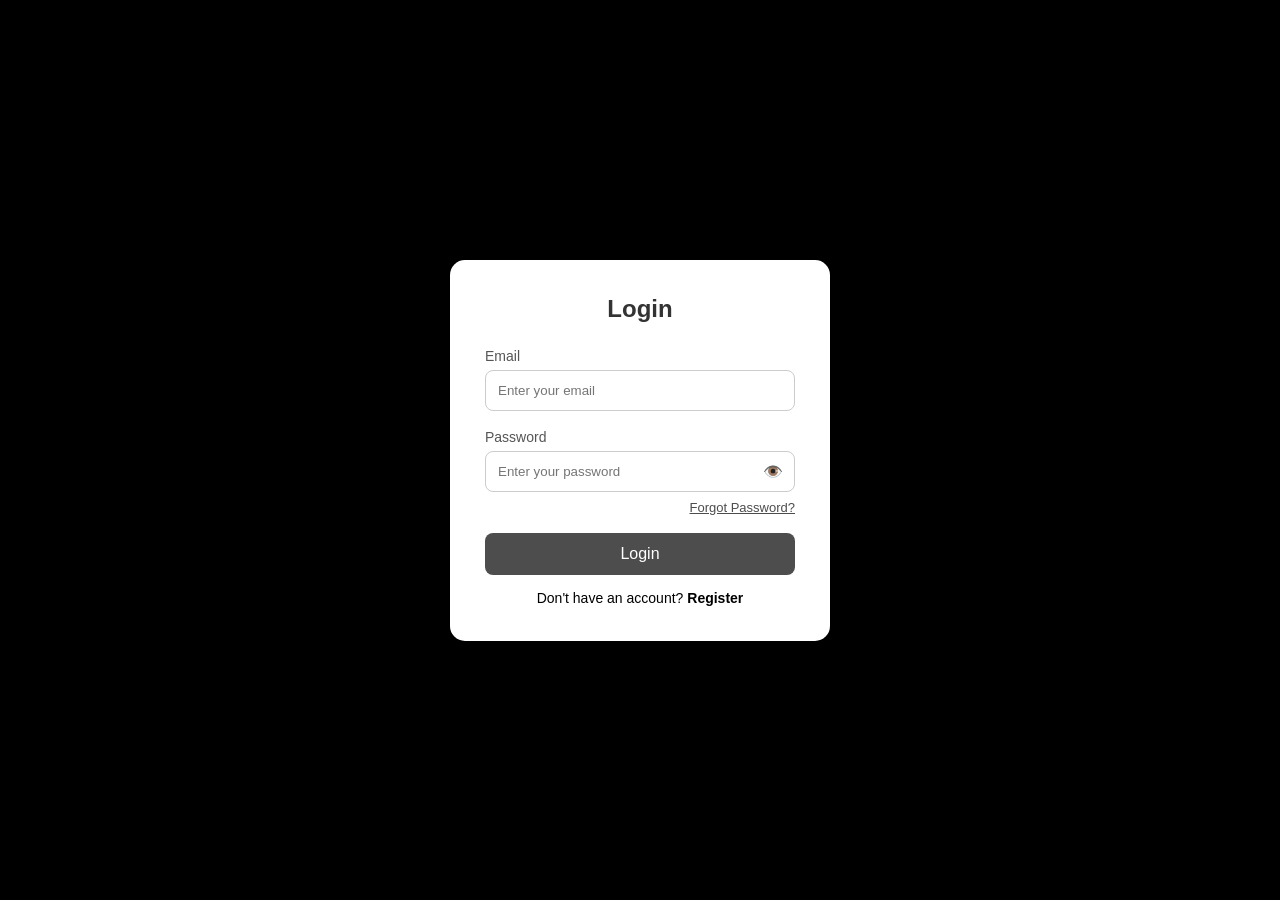
<file: SE_Assignment/LoginRegisterPage/Iteration 2 - LoginRegisterPage.html>
<!DOCTYPE html>
<html lang="en">
<head>
  <meta charset="UTF-8" />
  <meta name="viewport" content="width=device-width, initial-scale=1.0"/>
  <title>Login & Register</title>

  <style>
    *{
      margin:0;
      padding:0;
      box-sizing:border-box;
      font-family:Arial, sans-serif;
    }

    body{
      height:100vh;
      display:flex;
      justify-content:center;
      align-items:center;
      background:#000000;
    }

    .container{
      width:380px;
      background:white;
      padding:35px;
      border-radius:15px;
      box-shadow:0 10px 25px rgba(0,0,0,0.2);
    }

    h2{
      text-align:center;
      margin-bottom:25px;
      color:#333;
    }

    .input-group{
      margin-bottom:18px;
    }

    .input-group label{
      display:block;
      margin-bottom:6px;
      color:#555;
      font-size:14px;
    }

    .input-group input{
      width:100%;
      padding:12px;
      border:1px solid #ccc;
      border-radius:8px;
      outline:none;
      transition:0.3s;
    }

    .input-group input:focus{
      border-color:#4a4a4a;
    }

    button{
      width:100%;
      padding:12px;
      border:none;
      border-radius:8px;
      background:#4d4d4d;
      color:white;
      font-size:16px;
      cursor:pointer;
      transition:0.3s;
    }

    button:hover{
      background:#8f8f8f;
    }

    .switch{
      text-align:center;
      margin-top:15px;
      font-size:14px;
    }

    .switch span{
      color:#000000;
      cursor:pointer;
      font-weight:bold;
    }

    #registerForm{
      display:none;
    }

    /* Iteration 2: Show/hide password */
    .password-wrapper {
      position: relative;
    }

    .password-wrapper input {
      width: 100%;
      padding-right: 40px;
    }

    .toggle-password {
      position: absolute;
      right: 12px;
      top: 50%;
      transform: translateY(-50%);
      cursor: pointer;
      user-select: none;
      font-size: 16px;
    }

    /* Iteration 2: Forget password */
    .forgot-link {
      text-align: right;
      margin-top: -10px;
      margin-bottom: 18px;
      font-size: 13px;
    }
 
    .forgot-link span {
      color: #4d4d4d;
      cursor: pointer;
      text-decoration: underline;
    }
 
    .forgot-link span:hover {
      color: #000;
    }

    .modal-overlay {
      display: none;
      position: fixed;
      inset: 0;
      background: rgba(0, 0, 0, 0.6);
      justify-content: center;
      align-items: center;
      z-index: 999;
    }
 
    .modal-overlay.active {
      display: flex;
    }

    .modal-box {
      background: white;
      width: 360px;
      padding: 30px;
      border-radius: 15px;
      box-shadow: 0 10px 25px rgba(0,0,0,0.3);
      position: relative;
    }
 
    .modal-box h2 {
      margin-bottom: 8px;
    }
 
    .modal-box p {
      font-size: 13px;
      color: #666;
      margin-bottom: 20px;
      text-align: center;
    }
 
    .modal-close {
      position: absolute;
      top: 14px;
      right: 18px;
      font-size: 20px;
      cursor: pointer;
      color: #888;
      line-height: 1;
    }
 
    .modal-close:hover {
      color: #000;
    }
 
    #resetStep {
      display: none;
    }
  </style>
</head>

<body>

  <div class="container">

    <div id="loginForm">

      <h2>Login</h2>

      <div class="input-group">
        <label>Email</label>
        <input type="email" id="loginEmail" placeholder="Enter your email">
      </div>

      <div class="input-group">
        <label>Password</label>
        <!-- Iteration 2: Show/hide password -->
        <div class="password-wrapper">
          <input type="password" id="loginPassword" placeholder="Enter your password">
          <span class="toggle-password" onclick="togglePassword('loginPassword', this)">👁️</span>
        </div>
      </div>

      <!-- Iteration 2: Forgot password -->
      <div class="forgot-link">
        <span onclick="openForgotPassword()">Forgot Password?</span>
      </div>

      <button onclick="login()">Login</button>

      <div class="switch">
        Don't have an account?
        <span onclick="showRegister()">Register</span>
      </div>

    </div>

    <div id="registerForm">

      <h2>Register</h2>

      <div class="input-group">
        <label>Username</label>
        <input type="text" id="registerUsername" placeholder="Enter username">
      </div>

      <div class="input-group">
        <label>Email</label>
        <input type="email" id="registerEmail" placeholder="Enter email">
      </div>

      <div class="input-group">
        <label>Password</label>
        <!-- Iteration 2: Show/hide password -->
        <div class="password-wrapper">
          <input type="password" id="registerPassword" placeholder="Enter your password">
          <span class="toggle-password" onclick="togglePassword('registerPassword', this)">👁️</span>
        </div>
      </div>

      <div class="input-group">
        <label>Confirm Password</label>
        <!-- Iteration 2: Show/hide password -->
        <div class="password-wrapper">
          <input type="password" id="confirmPassword" placeholder="Enter your password">
          <span class="toggle-password" onclick="togglePassword('confirmPassword', this)">👁️</span>
        </div>
      </div>

      <button onclick="register()">Register</button>

      <div class="switch">
        Already have an account?
        <span onclick="showLogin()">Login</span>
      </div>
    </div>
  </div>

  <!-- Iteration 2: Forget password -->
  <div class="modal-overlay" id="forgotModal">
    <div class="modal-box">
      <span class="modal-close" onclick="closeForgotPassword()">&#x2715;</span>

      <div id="emailStep">
        <h2>Forgot Password</h2>
        <p>Enter your registered email to reset your password.</p>
 
        <div class="input-group">
          <label>Email</label>
          <input type="email" id="forgotEmail" placeholder="Enter your registered email">
        </div>
 
        <button onclick="verifyForgotEmail()">Continue</button>
      </div>

      <div id="resetStep">
        <h2>Reset Password</h2>
        <p>Enter and confirm your new password.</p>
 
        <div class="input-group">
          <label>New Password</label>
          <div class="password-wrapper">
            <input type="password" id="newPassword" placeholder="Enter your password">
            <span class="toggle-password" onclick="togglePassword('newPassword', this)">👁️</span>
          </div>
        </div>
 
        <div class="input-group">
          <label>Confirm New Password</label>
          <div class="password-wrapper">
            <input type="password" id="confirmNewPassword" placeholder="Enter your password">
            <span class="toggle-password" onclick="togglePassword('confirmNewPassword', this)">👁️</span>
          </div>
        </div>
 
        <button onclick="resetPassword()">Reset Password</button>
      </div>
    </div>
  </div>

  <script>
    // Show Register
    function showRegister(){
      document.getElementById("loginForm").style.display = "none";
      document.getElementById("registerForm").style.display = "block";
    }

    // Show Login
    function showLogin(){
      document.getElementById("registerForm").style.display = "none";
      document.getElementById("loginForm").style.display = "block";
    }

    // Get all registered users from localStorage
    function getUsers(){
      let users = localStorage.getItem("users");
      return users ? JSON.parse(users) : [];
    }

    // Save all registered users to localStorage
    function saveUsers(users){
      localStorage.setItem("users", JSON.stringify(users));
    }

    // Register Function
    function register(){
      let username = document.getElementById("registerUsername").value.trim();
      let email = document.getElementById("registerEmail").value.trim();
      let password = document.getElementById("registerPassword").value;
      let confirm = document.getElementById("confirmPassword").value;

      // Check whether Username and Email are empty
      if(!username){
        alert("Username cannot be empty.");
        return;
      }
      if(!email){
        alert("Email cannot be empty.");
        return;
      }
      // Check whether the email format is correct
      let emailRegex = /^[^\s@]+@[^\s@]+\.[^\s@]+$/;
      if(!emailRegex.test(email)){
        alert("Please enter a valid email address.");
        return;
      }
      if(!password){
        alert("Password cannot be empty.");
        return;
      }
      // Check whether the "Password" is same with "Confirm Password"
      if(password !== confirm){
        alert("Passwords do not match.");
        return;
      }

      // Iteration 2: Check for duplicate email
      let users = getUsers();
      let emailExists = users.some(u => u.email.toLowerCase() === email.toLowerCase());
      if(emailExists){
        alert("This email is already registered. Please use a different email.");
        return;
      }

      // Iteration 2: Check password strength
      let strongPassword = /^(?=.*[a-z])(?=.*[A-Z])(?=.*\d)(?=.*[\W_]).{6,}$/;
      if(!strongPassword.test(password)){
        alert("Password must be at least 6 characters and include uppercase, lowercase, number and special character.");
        return;
      }

      // Save the new user into the users array
      users.push({ username, email, password });
      saveUsers(users);

      alert("Registration Successful!");

      document.getElementById("registerUsername").value = "";
      document.getElementById("registerEmail").value = "";
      document.getElementById("registerPassword").value = "";
      document.getElementById("confirmPassword").value = "";

      setTimeout(() => {
        showLogin();
      }, 1000);
    }

    // Login Function
    function login(){
      let email = document.getElementById("loginEmail").value.trim();
      let password = document.getElementById("loginPassword").value;

      // Check whether Email and Password are empty
      if(!email){
        alert("Email cannot be empty.");
        return;
      }
      if(!password){
        alert("Password cannot be empty.");
        return;
      }

      // Check admin credentials
      let isAdmin = (email === "admin@gmail.com" && password === "admin123");

      // Check registered users
      let users   = getUsers();
      let matched = users.find(u => u.email.toLowerCase() === email.toLowerCase() && u.password === password);

      if(!isAdmin && !matched){
        alert("Incorrect email or password.");
        return;
      }

      let currentUser = isAdmin ? "Admin" : matched.username;

      alert("Login Successful!");
    }

    // Iteration 2: Show/hide password
    function togglePassword(inputId, icon){
      let input = document.getElementById(inputId);
      if(input.type === "password"){
        input.type = "text";
        icon.textContent = "🙈";
      } else {
        input.type = "password";
        icon.textContent = "👁️";
      }
    }

    // Iteration 2: Forget password
    function openForgotPassword(){
      document.getElementById("forgotEmail").value = "";
      document.getElementById("newPassword").value = "";
      document.getElementById("confirmNewPassword").value = "";
      document.getElementById("emailStep").style.display = "block";
      document.getElementById("resetStep").style.display = "none";
      document.getElementById("forgotModal").classList.add("active");
    }

    function closeForgotPassword(){
      document.getElementById("forgotModal").classList.remove("active");
    }
 
    // Verify if email is registered
    function verifyForgotEmail(){
      let email = document.getElementById("forgotEmail").value.trim();
 
      if(!email){
        alert("Please enter your email.");
        return;
      }
 
      let users = getUsers();
      let exists = users.some(u => u.email.toLowerCase() === email.toLowerCase());
 
      // Admin cannot reset password
      if(email.toLowerCase() === "admin@gmail.com"){
        alert("Admin password cannot be reset.");
        return;
      }

      document.getElementById("emailStep").style.display = "none";
      document.getElementById("resetStep").style.display = "block";
    }
 
    // Reset the password
    function resetPassword(){
      let email = document.getElementById("forgotEmail").value.trim();
      let newPass = document.getElementById("newPassword").value;
      let confirmPass = document.getElementById("confirmNewPassword").value;
 
      if(!newPass){
        alert("New password cannot be empty.");
        return;
      }
 
      // Check new password strength
      let strongPassword = /^(?=.*[a-z])(?=.*[A-Z])(?=.*\d)(?=.*[\W_]).{6,}$/;
      if(!strongPassword.test(newPass)){
        alert("Password must be at least 6 characters and include uppercase, lowercase, number and special character.");
        return;
      }

      // Check whether new password is same as old password or not
      let users = getUsers();
      let userIndex = users.findIndex(u => u.email.toLowerCase() === email.toLowerCase());
      if(userIndex !== -1 && users[userIndex].password === newPass){
        alert("New password cannot be the same as your current password.");
        return;
      }
 
      if(newPass !== confirmPass){
        alert("Passwords do not match.");
        return;
      }
 
      // Update password in localStorage
      if(userIndex !== -1){
        users[userIndex].password = newPass;
        saveUsers(users);
      }
      // (Admin password is hardcoded, so we skip saving for admin)
 
      alert("Password has been reset successfully!");
      closeForgotPassword();
    }
 
  </script>

</body>
</html>
</file>
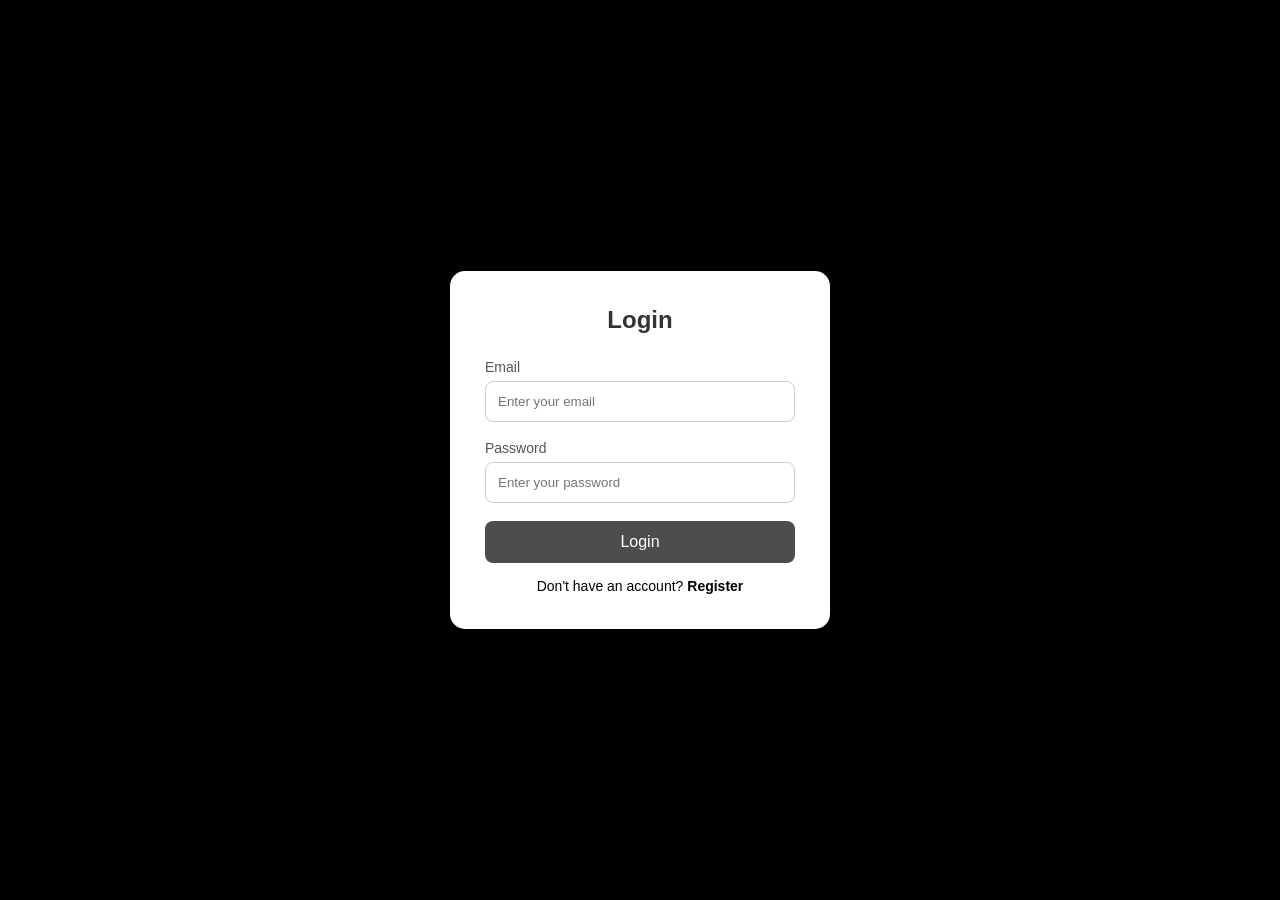
<file: SE_Assignment/LoginRegisterPage/LoginRegisterPage.html>
<!DOCTYPE html>
<html lang="en">
<head>
  <meta charset="UTF-8" />
  <meta name="viewport" content="width=device-width, initial-scale=1.0"/>
  <title>Login & Register</title>

  <style>
    *{
      margin:0;
      padding:0;
      box-sizing:border-box;
      font-family:Arial, sans-serif;
    }

    body{
      height:100vh;
      display:flex;
      justify-content:center;
      align-items:center;
      background:#000000;
    }

    .container{
      width:380px;
      background:white;
      padding:35px;
      border-radius:15px;
      box-shadow:0 10px 25px rgba(0,0,0,0.2);
    }

    h2{
      text-align:center;
      margin-bottom:25px;
      color:#333;
    }

    .input-group{
      margin-bottom:18px;
    }

    .input-group label{
      display:block;
      margin-bottom:6px;
      color:#555;
      font-size:14px;
    }

    .input-group input{
      width:100%;
      padding:12px;
      border:1px solid #ccc;
      border-radius:8px;
      outline:none;
      transition:0.3s;
    }

    .input-group input:focus{
      border-color:#4a4a4a;
    }

    button{
      width:100%;
      padding:12px;
      border:none;
      border-radius:8px;
      background:#4d4d4d;
      color:white;
      font-size:16px;
      cursor:pointer;
      transition:0.3s;
    }

    button:hover{
      background:#8f8f8f;
    }

    .switch{
      text-align:center;
      margin-top:15px;
      font-size:14px;
    }

    .switch span{
      color:#000000;
      cursor:pointer;
      font-weight:bold;
    }

    #registerForm{
      display:none;
    }
  </style>
</head>

<body>

  <div class="container">

    <div id="loginForm">

      <h2>Login</h2>

      <div class="input-group">
        <label>Email</label>
        <input type="email" id="loginEmail" placeholder="Enter your email">
      </div>

      <div class="input-group">
        <label>Password</label>
        <input type="password" id="loginPassword" placeholder="Enter your password">
      </div>

      <button onclick="login()">Login</button>

      <div class="switch">
        Don't have an account?
        <span onclick="showRegister()">Register</span>
      </div>

    </div>

    <div id="registerForm">

      <h2>Register</h2>

      <div class="input-group">
        <label>Username</label>
        <input type="text" id="registerUsername" placeholder="Enter username">
      </div>

      <div class="input-group">
        <label>Email</label>
        <input type="email" id="registerEmail" placeholder="Enter email">
      </div>

      <div class="input-group">
        <label>Password</label>
        <input type="password" id="registerPassword" placeholder="Enter password">
      </div>

      <div class="input-group">
        <label>Confirm Password</label>
        <input type="password" id="confirmPassword" placeholder="Confirm password">
      </div>

      <button onclick="register()">Register</button>

      <div class="switch">
        Already have an account?
        <span onclick="showLogin()">Login</span>
      </div>

    </div>

  </div>

  <script>
    // Show Register
    function showRegister(){
      document.getElementById("loginForm").style.display = "none";
      document.getElementById("registerForm").style.display = "block";
    }

    // Show Login
    function showLogin(){
      document.getElementById("registerForm").style.display = "none";
      document.getElementById("loginForm").style.display = "block";
    }

    // Register Function
    function register(){
      let username = document.getElementById("registerUsername").value.trim();
      let email = document.getElementById("registerEmail").value.trim();
      let password = document.getElementById("registerPassword").value;
      let confirm = document.getElementById("confirmPassword").value;

      // Check whether Username and Email are empty
      if(!username){
        alert("Username cannot be empty.");
        return;
      }
      if(!email){
        alert("Email cannot be empty.");
        return;
      }
      // Check whether the email format is correct
      let emailRegex = /^[^\s@]+@[^\s@]+\.[^\s@]+$/;
      if(!emailRegex.test(email)){
        alert("Please enter a valid email address.");
        return;
      }
      if(!password){
        alert("Password cannot be empty.");
        return;
      }
      // Check whether the "Password" is same with "Confirm Password"
      if(password !== confirm){
        alert("Passwords do not match.");
        return;
      }

      localStorage.setItem("reg_username", username);
      localStorage.setItem("reg_email", email);
      localStorage.setItem("reg_password", password);

      alert("Registration Successful!");

      document.getElementById("registerUsername").value = "";
      document.getElementById("registerEmail").value = "";
      document.getElementById("registerPassword").value = "";
      document.getElementById("confirmPassword").value = "";

      setTimeout(() => {
        showLogin();
      }, 1000);
    }

    // Login Function
    function login(){
      let email = document.getElementById("loginEmail").value.trim();
      let password = document.getElementById("loginPassword").value;

      // Check whether Email and Password are empty
      if(!email){
        alert("Email cannot be empty.");
        return;
      }
      if(!password){
        alert("Password cannot be empty.");
        return;
      }

      let savedEmail = localStorage.getItem("reg_email");
      let savedPassword = localStorage.getItem("reg_password");
      let savedUsername = localStorage.getItem("reg_username");

      // Check whether the email and password are correct and existed
      let isAdmin = (email === "admin@gmail.com" && password === "admin123");
      let isUser  = (email === savedEmail && password === savedPassword);

      if(!isAdmin && !isUser){
        alert("Incorrect email or password.");
        return;
      }

      let currentUser = isAdmin ? "Admin" : savedUsername;

      alert("Login Successful!");
    }
  </script>

</body>
</html>
</file>
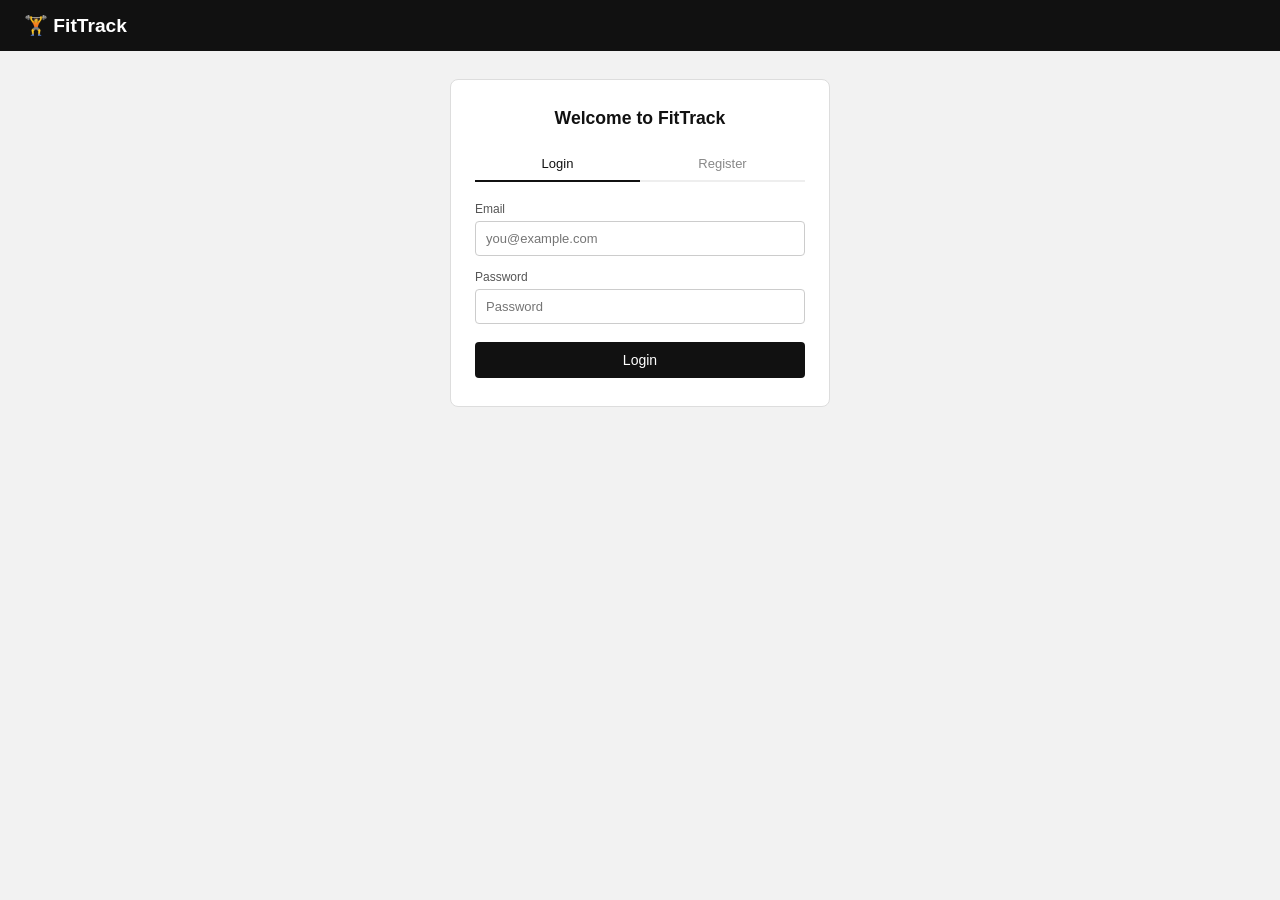
<file: SE_Assignment/UI_Integration/BasicUI.html>
<!DOCTYPE html>
<html lang="en">
<head>
  <meta charset="UTF-8">
  <meta name="viewport" content="width=device-width, initial-scale=1.0">
  <title>FitTrack</title>
  <style>
    * { box-sizing: border-box; margin: 0; padding: 0; }

    body {
      font-family: Arial, sans-serif;
      background: #f2f2f2;
      color: #111;
    }

    /* Header */
    header {
      background: #111;
      color: white;
      padding: 14px 24px;
      display: flex;
      align-items: center;
      justify-content: space-between;
    }

    header h1 { font-size: 1.2rem; }

    nav { display: flex; gap: 10px; align-items: center; }

    nav button {
      background: transparent;
      border: 1px solid #555;
      color: #aaa;
      padding: 6px 14px;
      border-radius: 4px;
      cursor: pointer;
      font-size: 13px;
    }

    nav button:hover, nav button.active {
      background: white;
      border-color: white;
      color: #111;
    }

    #logout-btn {
      background: transparent;
      border: 1px solid #555;
      color: #aaa;
      padding: 6px 14px;
      border-radius: 4px;
      cursor: pointer;
      font-size: 13px;
      display: none;
    }

    #logout-btn:hover { border-color: white; color: white; }

    /* Container */
    .container {
      max-width: 800px;
      margin: 28px auto;
      padding: 0 16px;
    }

    .page { display: none; }
    .page.active { display: block; }

    /* Auth */

    .auth-title{
        text-align: center;
    }
    
    .auth-card {
      background: white;
      border: 1px solid #ddd;
      border-radius: 8px;
      max-width: 380px;
      margin: 0 auto;
      padding: 28px 24px;
    }

    .auth-card h2 {
      font-size: 1.1rem;
      margin-bottom: 18px;
      color: #111;
    }

    .tabs {
      display: flex;
      margin-bottom: 20px;
      border-bottom: 2px solid #eee;
    }

    .tabs button {
      flex: 1;
      padding: 9px;
      background: transparent;
      border: none;
      cursor: pointer;
      font-size: 13px;
      color: #888;
      font-weight: 500;
    }

    .tabs button.active {
      color: #111;
      border-bottom: 2px solid #111;
      margin-bottom: -2px;
    }

    .form-group { margin-bottom: 14px; }

    .form-group label {
      display: block;
      font-size: 12px;
      color: #555;
      margin-bottom: 5px;
    }

    .form-group input {
      width: 100%;
      padding: 9px 10px;
      border: 1px solid #ccc;
      border-radius: 4px;
      font-size: 13px;
    }

    .form-group input:focus {
      outline: none;
      border-color: #111;
    }

    .btn-block {
      width: 100%;
      padding: 10px;
      background: #111;
      color: white;
      border: none;
      border-radius: 4px;
      font-size: 14px;
      cursor: pointer;
      margin-top: 4px;
    }

    .btn-block:hover { background: #333; }

    .error-msg {
      color: #c00;
      font-size: 12px;
      margin-top: 8px;
      display: none;
    }
    .error-msg.show { display: block; }

    /* Page header */
    .page-header {
      display: flex;
      align-items: center;
      justify-content: space-between;
      margin-bottom: 18px;
    }

    .page-header h2 { font-size: 1.1rem; color: #111; }

    .btn-add {
      background: #111;
      color: white;
      border: none;
      padding: 8px 16px;
      border-radius: 4px;
      cursor: pointer;
      font-size: 13px;
    }

    .btn-add:hover { background: #333; }

    /* Simple stat line */
    .stat-line {
      font-size: 13px;
      color: #555;
      margin-bottom: 16px;
    }

    .stat-line strong { color: #111; }

    /* Section label */
    .section-label {
      font-size: 11px;
      color: #888;
      text-transform: uppercase;
      letter-spacing: 0.06em;
      margin-bottom: 8px;
    }

    /* Workout card */
    .workout-card {
      background: white;
      border: 1px solid #ddd;
      border-radius: 8px;
      padding: 13px 16px;
      margin-bottom: 8px;
      display: flex;
      align-items: center;
      gap: 12px;
    }

    .workout-card.done {
      background: #f5f5f5;
      border-color: #bbb;
    }

    .check-btn {
      width: 22px;
      height: 22px;
      border-radius: 50%;
      border: 2px solid #bbb;
      background: white;
      cursor: pointer;
      display: flex;
      align-items: center;
      justify-content: center;
      font-size: 12px;
      flex-shrink: 0;
    }

    .workout-card.done .check-btn {
      background: #111;
      border-color: #111;
      color: white;
    }

    .workout-info { flex: 1; }

    .workout-name {
      font-size: 14px;
      font-weight: 500;
    }

    .workout-card.done .workout-name {
      text-decoration: line-through;
      color: #999;
    }

    .workout-meta {
      font-size: 12px;
      color: #888;
      margin-top: 3px;
    }

    .empty-state {
      text-align: center;
      padding: 36px 20px;
      color: #bbb;
      font-size: 13px;
      border: 1px dashed #ddd;
      border-radius: 8px;
      background: white;
    }

    /* Report list */
    .report-item {
      background: white;
      border: 1px solid #ddd;
      border-radius: 8px;
      padding: 12px 16px;
      margin-bottom: 8px;
      display: flex;
      align-items: center;
      gap: 12px;
      font-size: 13px;
    }

    .report-day {
      color: #888;
      min-width: 50px;
      font-size: 12px;
    }

    .report-name { flex: 1; font-weight: 500; }

    .report-mins { color: #888; font-size: 12px; }

    .done-badge {
      background: #111;
      color: white;
      font-size: 10px;
      font-weight: 600;
      padding: 10px 8px;
      border-radius: 4px;
      letter-spacing: 0.04em;
    }

    /* Modal */
    .modal-overlay {
      display: none;
      position: fixed;
      inset: 0;
      background: rgba(0,0,0,0.5);
      z-index: 50;
      align-items: center;
      justify-content: center;
    }

    .modal-overlay.open { display: flex; }

    .modal {
      background: white;
      border-radius: 8px;
      width: 100%;
      max-width: 340px;
      padding: 24px;
      margin: 16px;
      border: 1px solid #ddd;
    }

    .modal h3 {
      font-size: 1rem;
      margin-bottom: 16px;
    }

    .modal .form-group select,
    .modal .form-group input {
      width: 100%;
      padding: 9px 10px;
      border: 1px solid #ccc;
      border-radius: 4px;
      font-size: 13px;
      background: white;
    }

    .modal .form-group select:focus,
    .modal .form-group input:focus {
      outline: none;
      border-color: #111;
    }

    .modal-buttons {
      display: flex;
      gap: 8px;
      margin-top: 16px;
    }

    .modal-buttons button {
      flex: 1;
      padding: 9px;
      border-radius: 4px;
      font-size: 13px;
      cursor: pointer;
    }

    .btn-confirm {
      background: #111;
      color: white;
      border: none;
    }

    .btn-confirm:hover { background: #333; }

    .btn-cancel {
      background: white;
      border: 1px solid #ccc;
      color: #555;
    }

    .btn-cancel:hover { background: #f5f5f5; }

    .modal-error {
      color: #c00;
      font-size: 12px;
      margin-top: 6px;
      display: none;
    }

    .modal-error.show { display: block; }
  </style>
</head>
<body>

<header>
  <h1>🏋️ FitTrack</h1>
  <nav>
    <span id="nav-links"></span>
    <button id="logout-btn" onclick="doLogout()">Logout</button>
  </nav>
</header>

<div class="container">

  <!-- AUTH -->
  <div class="page active" id="page-auth">
    <div class="auth-card">
      <h2 class="auth-title">Welcome to FitTrack</h2>
      <div class="tabs">
        <button class="active" onclick="switchTab('login')">Login</button>
        <button onclick="switchTab('register')">Register</button>
      </div>

      <div id="login-form">
        <div class="form-group">
          <label>Email</label>
          <input type="email" id="login-email" placeholder="you@example.com">
        </div>
        <div class="form-group">
          <label>Password</label>
          <input type="password" id="login-pw" placeholder="Password">
        </div>
        <div class="error-msg" id="login-error">Invalid email or password.</div>
        <button class="btn-block" onclick="doLogin()">Login</button>
      </div>

      <div id="register-form" style="display:none">
        <div class="form-group">
          <label>Full Name</label>
          <input type="text" id="reg-name" placeholder="Your Name">
        </div>
        <div class="form-group">
          <label>Email</label>
          <input type="email" id="reg-email" placeholder="you@example.com">
        </div>
        <div class="form-group">
          <label>Password (min 6 characters)</label>
          <input type="password" id="reg-pw" placeholder="Password">
        </div>
        <div class="error-msg" id="reg-error"></div>
        <button class="btn-block" onclick="doRegister()">Create Account</button>
      </div>
    </div>
  </div>

  <!-- SCHEDULE -->
  <div class="page" id="page-schedule">
    <div class="page-header">
      <h2>Weekly Schedule</h2>
      <button class="btn-add" onclick="openAddModal()">+ Add Workout</button>
    </div>
    <div class="stat-line" id="schedule-stat"></div>
    <div class="section-label">Workouts This Week</div>
    <div id="workout-list"></div>
  </div>

  <!-- REPORT -->
  <div class="page" id="page-report">
    <div class="page-header">
      <h2>Report</h2>
    </div>
    <div class="stat-line" id="report-stat"></div>
    <div class="section-label">Completed Workouts</div>
    <div id="report-list"></div>
  </div>

</div>

<!-- MODAL -->
<div class="modal-overlay" id="modal-overlay">
  <div class="modal">
    <h3>Add Workout</h3>
    <div class="form-group">
      <label>Day</label>
      <select id="modal-day">
        <option value="0">Monday</option>
        <option value="1">Tuesday</option>
        <option value="2">Wednesday</option>
        <option value="3">Thursday</option>
        <option value="4">Friday</option>
        <option value="5">Saturday</option>
        <option value="6">Sunday</option>
      </select>
    </div>
    <div class="form-group">
      <label>Exercise</label>
      <select id="modal-exercise">
        <optgroup label="Strength">
          <option>Bench Press</option>
          <option>Deadlift</option>
          <option>Squats</option>
          <option>Pull-ups</option>
          <option>Shoulder Press</option>
        </optgroup>
        <optgroup label="Cardio">
          <option>Running</option>
          <option>Cycling</option>
          <option>Swimming</option>
          <option>Jump Rope</option>
        </optgroup>
        <optgroup label="HIIT">
          <option>Burpees</option>
          <option>Kettlebell</option>
          <option>Sprint Intervals</option>
        </optgroup>
        <optgroup label="Yoga & Stretch">
          <option>Vinyasa Flow</option>
          <option>Stretching</option>
          <option>Pilates</option>
        </optgroup>
      </select>
    </div>
    <div class="form-group">
      <label>Duration (minutes)</label>
      <input type="number" id="modal-duration" value="30" min="1" max="300">
      <div class="modal-error" id="modal-duration-error"></div>
    </div>
    <div class="modal-buttons">
      <button class="btn-cancel" onclick="closeModal()">Cancel</button>
      <button class="btn-confirm" onclick="confirmModal()">Add Workout</button>
    </div>
  </div>
</div>

<script>
  let users = JSON.parse(localStorage.getItem('ft_users') || 'null');
    if (!users) {
      users = [];
      localStorage.setItem('ft_users', JSON.stringify(users));
    }

    window.onload = function () {
      const savedEmail = localStorage.getItem('ft_session');
      if (savedEmail) {
        const user = users.find(u => u.email === savedEmail);
        if (user) { loginUser(user); return; }
      }
      showPage('auth');
    };

  let currentUser = null;
  let workouts = [];

  const DAYS = ['Monday','Tuesday','Wednesday','Thursday','Friday','Saturday','Sunday'];

  // ── Auth ──
  function switchTab(tab) {
    document.querySelectorAll('.tabs button').forEach((b, i) =>
      b.classList.toggle('active', (i === 0) === (tab === 'login'))
    );
    document.getElementById('login-form').style.display    = tab === 'login'    ? 'block' : 'none';
    document.getElementById('register-form').style.display = tab === 'register' ? 'block' : 'none';
  }

  function doLogin() {
    const email = document.getElementById('login-email').value.trim().toLowerCase();
    const pw    = document.getElementById('login-pw').value;
    const user = users.find(u => u.email.toLowerCase() === email && u.password === btoa(pw));
    if (!user) { document.getElementById('login-error').classList.add('show'); return; }
    document.getElementById('login-error').classList.remove('show');
    loginUser(user);
  }

  function doRegister() {
    const name  = document.getElementById('reg-name').value.trim();
    const email = document.getElementById('reg-email').value.trim().toLowerCase();
    const pw    = document.getElementById('reg-pw').value;
    const errEl = document.getElementById('reg-error');
    if (!name || !email || !pw) { errEl.textContent = 'All fields are required.'; errEl.classList.add('show'); return; }
    if (pw.length < 6) { errEl.textContent = 'Password must be at least 6 characters.'; errEl.classList.add('show'); return; }
    if (users.find(u => u.email.toLowerCase() === email)) { errEl.textContent = 'Email already registered.'; errEl.classList.add('show'); return; }
    const user = { name, email, password: btoa(pw) };
    users.push(user);
    localStorage.setItem('ft_users', JSON.stringify(users));
    loginUser(user);
  }

  function loginUser(user) {
    currentUser = user;
    workouts = JSON.parse(localStorage.getItem('ft_workouts_' + user.email) || '[]');
    localStorage.setItem('ft_session', user.email);
    document.getElementById('nav-links').innerHTML = `
      <button onclick="showPage('schedule')" id="nav-schedule">Schedule</button>
      <button onclick="showPage('report')" id="nav-report">Report</button>
    `;
    document.getElementById('logout-btn').style.display = 'block';
    showPage('schedule');
  }

  function doLogout() {
    currentUser = null;
    workouts = [];
    localStorage.removeItem('ft_session');
    document.getElementById('nav-links').innerHTML = '';
    document.getElementById('logout-btn').style.display = 'none';
    showPage('auth');
  }

  function saveWorkouts() {
    if (currentUser) localStorage.setItem('ft_workouts_' + currentUser.email, JSON.stringify(workouts));
  }

  // ── Navigation ──
  function showPage(id) {
    document.querySelectorAll('.page').forEach(p => p.classList.remove('active'));
    document.querySelectorAll('#nav-links button').forEach(b => b.classList.remove('active'));
    document.getElementById('page-' + id).classList.add('active');
    const btn = document.getElementById('nav-' + id);
    if (btn) btn.classList.add('active');
    if (id === 'schedule') renderSchedule();
    if (id === 'report')   renderReport();
  }

  // ── Schedule ──
  function renderSchedule() {
    const done  = workouts.filter(w => w.done).length;
    const total = workouts.length;
    document.getElementById('schedule-stat').innerHTML =
      total === 0 ? '' : `<strong>${done} / ${total}</strong> workouts completed this week`;

    const listEl = document.getElementById('workout-list');
    if (total === 0) {
      listEl.innerHTML = '<div class="empty-state">No workouts yet. Click "+ Add Workout" to get started!</div>';
      return;
    }
    listEl.innerHTML = '';
    DAYS.forEach((day, i) => {
      const dws = workouts.filter(w => w.dayIndex === i);
      if (!dws.length) return;
      const label = document.createElement('div');
      label.className = 'section-label';
      label.style.marginTop = '14px';
      label.textContent = day;
      listEl.appendChild(label);
      dws.forEach(w => listEl.appendChild(buildCard(w)));
    });
  }

  function buildCard(w) {
    const div = document.createElement('div');
    div.className = 'workout-card' + (w.done ? ' done' : '');
    div.innerHTML = `
      <button class="check-btn" onclick="toggleDone('${w.id}')">${w.done ? '✓' : ''}</button>
      <div class="workout-info">
        <div class="workout-name">${w.name}</div>
        <div class="workout-meta">${DAYS[w.dayIndex]} · ${w.duration} min</div>
      </div>
    `;
    return div;
  }

  function toggleDone(id) {
    const w = workouts.find(x => x.id === id);
    if (w) { w.done = !w.done; saveWorkouts(); renderSchedule(); }
  }

  // ── Modal ──
  function openAddModal() {
    document.getElementById('modal-exercise').selectedIndex = 0;
    document.getElementById('modal-duration').value = 30;
    document.getElementById('modal-day').value = 0;
    document.getElementById('modal-duration-error').classList.remove('show');
    document.getElementById('modal-overlay').classList.add('open');
  }

  function closeModal() {
    document.getElementById('modal-overlay').classList.remove('open');
  }

  function confirmModal() {
    const dayIndex = parseInt(document.getElementById('modal-day').value);
    const name     = document.getElementById('modal-exercise').value;
    const rawVal   = document.getElementById('modal-duration').value;
    const duration = parseInt(rawVal);
    const errEl    = document.getElementById('modal-duration-error');

    if (rawVal === '' || isNaN(duration)) {
      errEl.textContent = 'Please enter a duration.';
      errEl.classList.add('show');
      return;
    }
    if (duration < 1) {
      errEl.textContent = 'Duration must be at least 1 minute.';
      errEl.classList.add('show');
      return;
    }
    if (duration > 300) {
      errEl.textContent = 'Duration cannot exceed 300 minutes.';
      errEl.classList.add('show');
      return;
    }

    errEl.classList.remove('show');
    workouts.push({
      id: Date.now().toString(),
      dayIndex, name, duration, done: false,
      addedDate: new Date().toISOString().split('T')[0]
    });
    saveWorkouts();
    closeModal();
    renderSchedule();
  }

  document.getElementById('modal-overlay').addEventListener('click', function(e) {
    if (e.target === this) closeModal();
  });

  // ── Report ──
  function renderReport() {
    const done  = workouts.filter(w => w.done);
    const total = workouts.length;
    document.getElementById('report-stat').innerHTML =
      total === 0 ? '' : `<strong>${done.length} / ${total}</strong> workouts completed`;

    const listEl = document.getElementById('report-list');
    if (done.length === 0) {
      listEl.innerHTML = '<div class="empty-state">No completed workouts yet. Mark some as done!</div>';
      return;
    }
    listEl.innerHTML = '';
    done.forEach(w => {
      const item = document.createElement('div');
      item.className = 'report-item';
      item.innerHTML = `
        <div class="report-day">${DAYS[w.dayIndex].slice(0,3)}</div>
        <div class="report-name">${w.name}</div>
        <div class="report-mins">${w.duration} min</div>
        <div class="done-badge">DONE</div>
      `;
      listEl.appendChild(item);
    });
  }
</script>
</body>
</html>
</file>
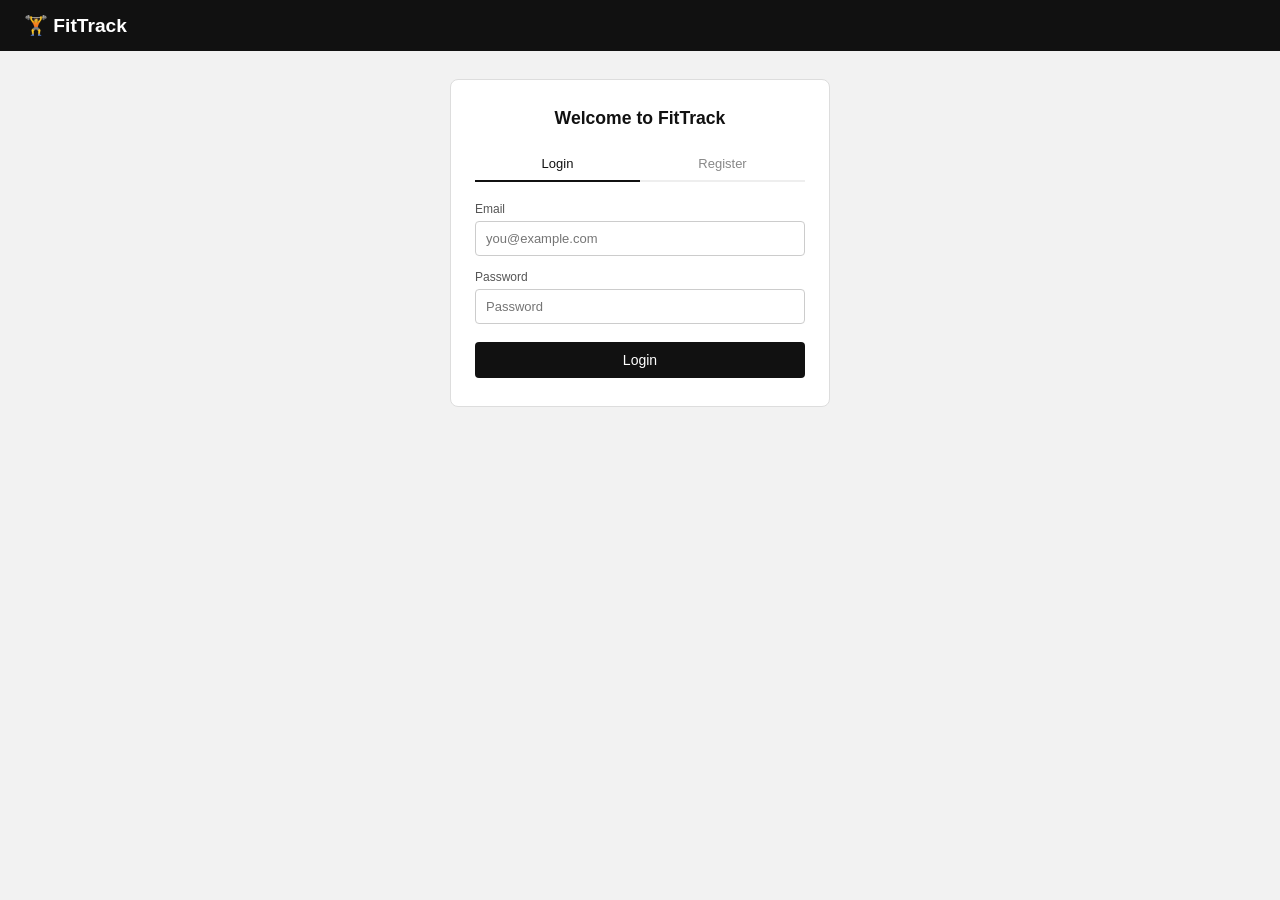
<file: SE_Assignment/UI_Integration/Iteration1.html>
<!DOCTYPE html>
<html lang="en">
<head>
  <meta charset="UTF-8">
  <meta name="viewport" content="width=device-width, initial-scale=1.0">
  <title>FitTrack</title>
  <style>
    * { box-sizing: border-box; margin: 0; padding: 0; }

    body {
      font-family: Arial, sans-serif;
      background: #f2f2f2;
      color: #111;
    }

    /* Header */
    header {
      background: #111;
      color: white;
      padding: 14px 24px;
      display: flex;
      align-items: center;
      justify-content: space-between;
    }

    header h1 { font-size: 1.2rem; }

    nav { display: flex; gap: 10px; align-items: center; }

    nav button {
      background: transparent;
      border: 1px solid #555;
      color: #aaa;
      padding: 6px 14px;
      border-radius: 4px;
      cursor: pointer;
      font-size: 13px;
    }

    nav button:hover, nav button.active {
      background: white;
      border-color: white;
      color: #111;
    }

    #logout-btn {
      background: transparent;
      border: 1px solid #555;
      color: #aaa;
      padding: 6px 14px;
      border-radius: 4px;
      cursor: pointer;
      font-size: 13px;
      display: none;
    }

    #logout-btn:hover { border-color: white; color: white; }

    /* Container */
    .container {
      max-width: 800px;
      margin: 28px auto;
      padding: 0 16px;
    }

    .page { display: none; }
    .page.active { display: block; }

    /* Auth */

    .auth-title{
        text-align: center;
    }
    
    .auth-card {
      background: white;
      border: 1px solid #ddd;
      border-radius: 8px;
      max-width: 380px;
      margin: 0 auto;
      padding: 28px 24px;
    }

    .auth-card h2 {
      font-size: 1.1rem;
      margin-bottom: 18px;
      color: #111;
    }

    .tabs {
      display: flex;
      margin-bottom: 20px;
      border-bottom: 2px solid #eee;
    }

    .tabs button {
      flex: 1;
      padding: 9px;
      background: transparent;
      border: none;
      cursor: pointer;
      font-size: 13px;
      color: #888;
      font-weight: 500;
    }

    .tabs button.active {
      color: #111;
      border-bottom: 2px solid #111;
      margin-bottom: -2px;
    }

    .form-group { margin-bottom: 14px; }

    .form-group label {
      display: block;
      font-size: 12px;
      color: #555;
      margin-bottom: 5px;
    }

    .form-group input {
      width: 100%;
      padding: 9px 10px;
      border: 1px solid #ccc;
      border-radius: 4px;
      font-size: 13px;
    }

    .form-group input:focus {
      outline: none;
      border-color: #111;
    }

    .btn-block {
      width: 100%;
      padding: 10px;
      background: #111;
      color: white;
      border: none;
      border-radius: 4px;
      font-size: 14px;
      cursor: pointer;
      margin-top: 4px;
    }

    .btn-block:hover { background: #333; }

    .error-msg {
      color: #c00;
      font-size: 12px;
      margin-top: 8px;
      display: none;
    }
    .error-msg.show { display: block; }

    /* Page header */
    .page-header {
      display: flex;
      align-items: center;
      justify-content: space-between;
      margin-bottom: 18px;
    }

    .page-header h2 { font-size: 1.1rem; color: #111; }

    .btn-add {
      background: #111;
      color: white;
      border: none;
      padding: 8px 16px;
      border-radius: 4px;
      cursor: pointer;
      font-size: 13px;
    }

    .btn-add:hover { background: #333; }

    /* Simple stat line */
    .stat-line {
      font-size: 13px;
      color: #555;
      margin-bottom: 16px;
    }

    .stat-line strong { color: #111; }

    /* Section label */
    .section-label {
      font-size: 11px;
      color: #888;
      text-transform: uppercase;
      letter-spacing: 0.06em;
      margin-bottom: 8px;
    }

    /* Workout card */
    .workout-card {
      background: white;
      border: 1px solid #ddd;
      border-radius: 8px;
      padding: 13px 16px;
      margin-bottom: 8px;
      display: flex;
      align-items: center;
      gap: 12px;
    }

    .workout-card.done {
      background: #f5f5f5;
      border-color: #bbb;
    }

    .check-btn {
      width: 22px;
      height: 22px;
      border-radius: 50%;
      border: 2px solid #bbb;
      background: white;
      cursor: pointer;
      display: flex;
      align-items: center;
      justify-content: center;
      font-size: 12px;
      flex-shrink: 0;
    }

    .workout-card.done .check-btn {
      background: #111;
      border-color: #111;
      color: white;
    }

    .workout-info { flex: 1; }

    .workout-name {
      font-size: 14px;
      font-weight: 500;
    }

    .workout-card.done .workout-name {
      text-decoration: line-through;
      color: #999;
    }

    .workout-meta {
      font-size: 12px;
      color: #888;
      margin-top: 3px;
    }

    .empty-state {
      text-align: center;
      padding: 36px 20px;
      color: #bbb;
      font-size: 13px;
      border: 1px dashed #ddd;
      border-radius: 8px;
      background: white;
    }

    /* Report list */
    .report-item {
      background: white;
      border: 1px solid #ddd;
      border-radius: 8px;
      padding: 12px 16px;
      margin-bottom: 8px;
      display: flex;
      align-items: center;
      gap: 12px;
      font-size: 13px;
    }

    .report-day {
      color: #888;
      min-width: 50px;
      font-size: 12px;
    }

    .report-name { flex: 1; font-weight: 500; }

    .report-mins { color: #888; font-size: 12px; }

    .done-badge {
      background: #111;
      color: white;
      font-size: 10px;
      font-weight: 600;
      padding: 10px 8px;
      border-radius: 4px;
      letter-spacing: 0.04em;
    }

    /* Modal */
    .modal-overlay {
      display: none;
      position: fixed;
      inset: 0;
      background: rgba(0,0,0,0.5);
      z-index: 50;
      align-items: center;
      justify-content: center;
    }

    .modal-overlay.open { display: flex; }

    .modal {
      background: white;
      border-radius: 8px;
      width: 100%;
      max-width: 340px;
      padding: 24px;
      margin: 16px;
      border: 1px solid #ddd;
    }

    .modal h3 {
      font-size: 1rem;
      margin-bottom: 16px;
    }

    .modal .form-group select,
    .modal .form-group input {
      width: 100%;
      padding: 9px 10px;
      border: 1px solid #ccc;
      border-radius: 4px;
      font-size: 13px;
      background: white;
    }

    .modal .form-group select:focus,
    .modal .form-group input:focus {
      outline: none;
      border-color: #111;
    }

    .modal-buttons {
      display: flex;
      gap: 8px;
      margin-top: 16px;
    }

    .modal-buttons button {
      flex: 1;
      padding: 9px;
      border-radius: 4px;
      font-size: 13px;
      cursor: pointer;
    }

    .btn-confirm {
      background: #111;
      color: white;
      border: none;
    }

    .btn-confirm:hover { background: #333; }

    .btn-cancel {
      background: white;
      border: 1px solid #ccc;
      color: #555;
    }

    .btn-cancel:hover { background: #f5f5f5; }

    .modal-error {
      color: #c00;
      font-size: 12px;
      margin-top: 6px;
      display: none;
    }

    .modal-error.show { display: block; }
  </style>
</head>
<body>

<header>
  <h1>🏋️ FitTrack</h1>
  <nav>
    <span id="nav-links"></span>
    <button id="logout-btn" onclick="doLogout()">Logout</button>
  </nav>
</header>

<div class="container">

  <!-- AUTH -->
  <div class="page active" id="page-auth">
    <div class="auth-card">
      <h2 class="auth-title">Welcome to FitTrack</h2>
      <div class="tabs">
        <button class="active" onclick="switchTab('login')">Login</button>
        <button onclick="switchTab('register')">Register</button>
      </div>

      <div id="login-form">
        <div class="form-group">
          <label>Email</label>
          <input type="email" id="login-email" placeholder="you@example.com">
        </div>
        <div class="form-group">
          <label>Password</label>
          <input type="password" id="login-pw" placeholder="Password">
        </div>
        <div class="error-msg" id="login-error">Invalid email or password.</div>
        <button class="btn-block" onclick="doLogin()">Login</button>
      </div>

      <div id="register-form" style="display:none">
        <div class="form-group">
          <label>Full Name</label>
          <input type="text" id="reg-name" placeholder="Your Name">
        </div>
        <div class="form-group">
          <label>Email</label>
          <input type="email" id="reg-email" placeholder="you@example.com">
        </div>
        <div class="form-group">
          <label>Password (min 6 characters)</label>
          <input type="password" id="reg-pw" placeholder="Password">
        </div>
        <div class="error-msg" id="reg-error"></div>
        <button class="btn-block" onclick="doRegister()">Create Account</button>
      </div>
    </div>
  </div>

  <!-- SCHEDULE -->
  <div class="page" id="page-schedule">
    <div class="page-header">
      <h2>Weekly Schedule</h2>
      <button class="btn-add" onclick="openAddModal()">+ Add Workout</button>
    </div>
    <div class="stat-line" id="schedule-stat"></div>
    <div class="section-label">Workouts This Week</div>
    <div id="workout-list"></div>
  </div>

  <!-- REPORT -->
  <div class="page" id="page-report">
    <div class="page-header">
      <h2>Report</h2>
    </div>
    <div class="stat-line" id="report-stat"></div>
    <div class="section-label">Completed Workouts</div>
    <div id="report-list"></div>
  </div>

</div>

<!-- MODAL -->
<div class="modal-overlay" id="modal-overlay">
  <div class="modal">
    <h3>Add Workout</h3>
    <div class="form-group">
      <label>Day</label>
      <select id="modal-day">
        <option value="0">Monday</option>
        <option value="1">Tuesday</option>
        <option value="2">Wednesday</option>
        <option value="3">Thursday</option>
        <option value="4">Friday</option>
        <option value="5">Saturday</option>
        <option value="6">Sunday</option>
      </select>
    </div>
    <div class="form-group">
      <label>Exercise</label>
      <select id="modal-exercise">
        <optgroup label="Strength">
          <option>Bench Press</option>
          <option>Deadlift</option>
          <option>Squats</option>
          <option>Pull-ups</option>
          <option>Shoulder Press</option>
        </optgroup>
        <optgroup label="Cardio">
          <option>Running</option>
          <option>Cycling</option>
          <option>Swimming</option>
          <option>Jump Rope</option>
        </optgroup>
        <optgroup label="HIIT">
          <option>Burpees</option>
          <option>Kettlebell</option>
          <option>Sprint Intervals</option>
        </optgroup>
        <optgroup label="Yoga & Stretch">
          <option>Vinyasa Flow</option>
          <option>Stretching</option>
          <option>Pilates</option>
        </optgroup>
      </select>
    </div>
    <div class="form-group">
      <label>Duration (minutes)</label>
      <input type="number" id="modal-duration" value="30" min="1" max="300">
      <div class="modal-error" id="modal-duration-error"></div>
    </div>
    <div class="modal-buttons">
      <button class="btn-cancel" onclick="closeModal()">Cancel</button>
      <button class="btn-confirm" onclick="confirmModal()">Add Workout</button>
    </div>
  </div>
</div>

<script>
  let users = JSON.parse(localStorage.getItem('ft_users') || 'null');
    if (!users) {
      users = [];
      localStorage.setItem('ft_users', JSON.stringify(users));
    }

    window.onload = function () {
      const savedEmail = localStorage.getItem('ft_session');
      if (savedEmail) {
        const user = users.find(u => u.email === savedEmail);
        if (user) { loginUser(user); return; }
      }
      showPage('auth');
    };

  let currentUser = null;
  let workouts = [];

  const DAYS = ['Monday','Tuesday','Wednesday','Thursday','Friday','Saturday','Sunday'];

  // ── Auth ──
  function switchTab(tab) {
    document.querySelectorAll('.tabs button').forEach((b, i) =>
      b.classList.toggle('active', (i === 0) === (tab === 'login'))
    );
    document.getElementById('login-form').style.display    = tab === 'login'    ? 'block' : 'none';
    document.getElementById('register-form').style.display = tab === 'register' ? 'block' : 'none';
  }

  function doLogin() {
    const email = document.getElementById('login-email').value.trim().toLowerCase();
    const pw    = document.getElementById('login-pw').value;
    const user = users.find(u => u.email.toLowerCase() === email && u.password === btoa(pw));
    if (!user) { document.getElementById('login-error').classList.add('show'); return; }
    document.getElementById('login-error').classList.remove('show');
    loginUser(user);
  }

  function doRegister() {
    const name  = document.getElementById('reg-name').value.trim();
    const email = document.getElementById('reg-email').value.trim().toLowerCase();
    const pw    = document.getElementById('reg-pw').value;
    const errEl = document.getElementById('reg-error');
    if (!name || !email || !pw) { errEl.textContent = 'All fields are required.'; errEl.classList.add('show'); return; }
    if (pw.length < 6) { errEl.textContent = 'Password must be at least 6 characters.'; errEl.classList.add('show'); return; }
    if (users.find(u => u.email.toLowerCase() === email)) { errEl.textContent = 'Email already registered.'; errEl.classList.add('show'); return; }
    const user = { name, email, password: btoa(pw) };
    users.push(user);
    localStorage.setItem('ft_users', JSON.stringify(users));
    loginUser(user);
  }

  function loginUser(user) {
    currentUser = user;
    workouts = JSON.parse(localStorage.getItem('ft_workouts_' + user.email) || '[]');
    localStorage.setItem('ft_session', user.email);
    document.getElementById('nav-links').innerHTML = `
      <button onclick="showPage('schedule')" id="nav-schedule">Schedule</button>
      <button onclick="showPage('report')" id="nav-report">Report</button>
    `;
    document.getElementById('logout-btn').style.display = 'block';
    showPage('schedule');
  }

  function doLogout() {
    currentUser = null;
    workouts = [];
    localStorage.removeItem('ft_session');
    document.getElementById('nav-links').innerHTML = '';
    document.getElementById('logout-btn').style.display = 'none';
    showPage('auth');
  }

  function saveWorkouts() {
    if (currentUser) localStorage.setItem('ft_workouts_' + currentUser.email, JSON.stringify(workouts));
  }

  // ── Navigation ──
  function showPage(id) {
    document.querySelectorAll('.page').forEach(p => p.classList.remove('active'));
    document.querySelectorAll('#nav-links button').forEach(b => b.classList.remove('active'));
    document.getElementById('page-' + id).classList.add('active');
    const btn = document.getElementById('nav-' + id);
    if (btn) btn.classList.add('active');
    if (id === 'schedule') renderSchedule();
    if (id === 'report')   renderReport();
  }

  // ── Schedule ──
  function renderSchedule() {
    const done  = workouts.filter(w => w.done).length;
    const total = workouts.length;
    document.getElementById('schedule-stat').innerHTML =
      total === 0 ? '' : `<strong>${done} / ${total}</strong> workouts completed this week`;

    const listEl = document.getElementById('workout-list');
    if (total === 0) {
      listEl.innerHTML = '<div class="empty-state">No workouts yet. Click "+ Add Workout" to get started!</div>';
      return;
    }
    listEl.innerHTML = '';
    DAYS.forEach((day, i) => {
      const dws = workouts.filter(w => w.dayIndex === i);
      if (!dws.length) return;
      const label = document.createElement('div');
      label.className = 'section-label';
      label.style.marginTop = '14px';
      label.textContent = day;
      listEl.appendChild(label);
      dws.forEach(w => listEl.appendChild(buildCard(w)));
    });
  }

  function buildCard(w) {
    const div = document.createElement('div');
    div.className = 'workout-card' + (w.done ? ' done' : '');
    div.innerHTML = `
      <button class="check-btn" onclick="toggleDone('${w.id}')">${w.done ? '✓' : ''}</button>
      <div class="workout-info">
        <div class="workout-name">${w.name}</div>
        <div class="workout-meta">${DAYS[w.dayIndex]} · ${w.duration} min</div>
      </div>
    `;
    return div;
  }

  function toggleDone(id) {
    const w = workouts.find(x => x.id === id);
    if (w) { w.done = !w.done; saveWorkouts(); renderSchedule(); }
  }

  // ── Modal ──
  function openAddModal() {
    document.getElementById('modal-exercise').selectedIndex = 0;
    document.getElementById('modal-duration').value = 30;
    document.getElementById('modal-day').value = 0;
    document.getElementById('modal-duration-error').classList.remove('show');
    document.getElementById('modal-overlay').classList.add('open');
  }

  function closeModal() {
    document.getElementById('modal-overlay').classList.remove('open');
  }

  function confirmModal() {
    const dayIndex = parseInt(document.getElementById('modal-day').value);
    const name     = document.getElementById('modal-exercise').value;
    const rawVal   = document.getElementById('modal-duration').value;
    const duration = parseInt(rawVal);
    const errEl    = document.getElementById('modal-duration-error');

    if (rawVal === '' || isNaN(duration)) {
      errEl.textContent = 'Please enter a duration.';
      errEl.classList.add('show');
      return;
    }
    if (duration < 1) {
      errEl.textContent = 'Duration must be at least 1 minute.';
      errEl.classList.add('show');
      return;
    }
    if (duration > 300) {
      errEl.textContent = 'Duration cannot exceed 300 minutes.';
      errEl.classList.add('show');
      return;
    }

    errEl.classList.remove('show');
    workouts.push({
      id: Date.now().toString(),
      dayIndex, name, duration, done: false,
      addedDate: new Date().toISOString().split('T')[0]
    });
    saveWorkouts();
    closeModal();
    renderSchedule();
  }

  document.getElementById('modal-overlay').addEventListener('click', function(e) {
    if (e.target === this) closeModal();
  });

  // ── Report ──
  function renderReport() {
    const done  = workouts.filter(w => w.done);
    const total = workouts.length;
    document.getElementById('report-stat').innerHTML =
      total === 0 ? '' : `<strong>${done.length} / ${total}</strong> workouts completed`;

    const listEl = document.getElementById('report-list');
    if (done.length === 0) {
      listEl.innerHTML = '<div class="empty-state">No completed workouts yet. Mark some as done!</div>';
      return;
    }
    listEl.innerHTML = '';
    done.forEach(w => {
      const item = document.createElement('div');
      item.className = 'report-item';
      item.innerHTML = `
        <div class="report-day">${DAYS[w.dayIndex].slice(0,3)}</div>
        <div class="report-name">${w.name}</div>
        <div class="report-mins">${w.duration} min</div>
        <div class="done-badge">DONE</div>
      `;
      listEl.appendChild(item);
    });
  }
</script>
</body>
</html>
</file>
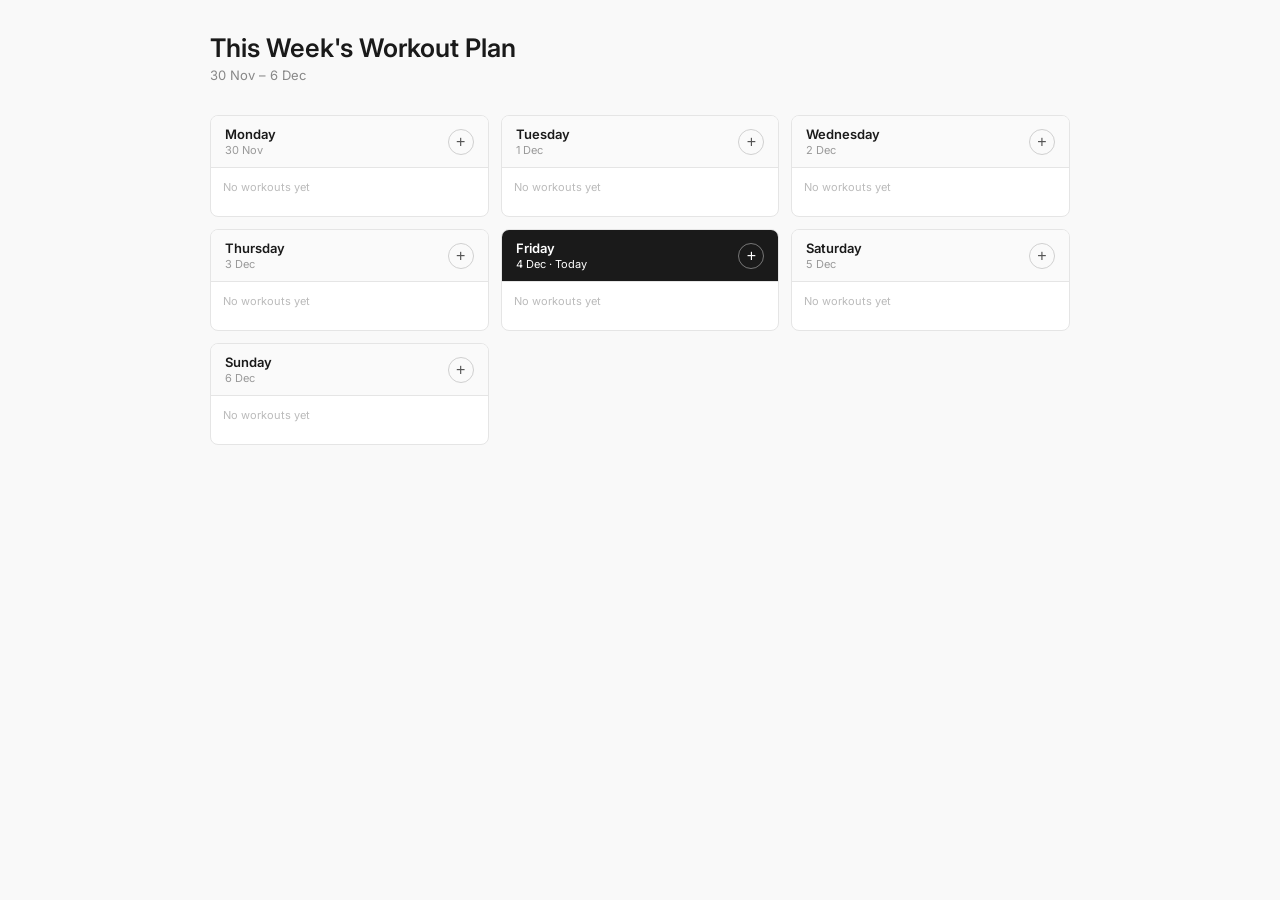
<file: SE_Assignment/WorkoutScheduling/Iteration1.html>
<!DOCTYPE html>
<html lang="en">
<head>
<meta charset="UTF-8">
<meta name="viewport" content="width=device-width, initial-scale=1.0">
<title>This Week Workout Plan</title>
<link href="https://fonts.googleapis.com/css2?family=Inter:wght@400;500;600&display=swap" rel="stylesheet">
<style>
  *, *::before, *::after { box-sizing: border-box; margin: 0; padding: 0; }

  body {
    font-family: 'Inter', sans-serif;
    background: #f9f9f9;
    color: #1a1a1a;
    min-height: 100vh;
    padding: 2rem 1rem 4rem;
  }

  .container {
    max-width: 860px;
    margin: 0 auto;
  }

  header {
    margin-bottom: 2rem;
  }

  header h1 {
    font-size: 1.6rem;
    font-weight: 600;
    color: #1a1a1a;
  }

  header p {
    font-size: 13px;
    color: #888;
    margin-top: 4px;
  }

  .grid {
    display: grid;
    grid-template-columns: repeat(auto-fill, minmax(220px, 1fr));
    gap: 12px;
  }

  .day-card {
    background: #fff;
    border: 1px solid #e5e5e5;
    border-radius: 8px;
    overflow: hidden;
  }

  .day-header {
    padding: 10px 14px;
    border-bottom: 1px solid #e5e5e5;
    display: flex;
    align-items: center;
    justify-content: space-between;
    background: #fafafa;
  }

  .day-card.today .day-header {
    background: #1a1a1a;
  }

  .day-card.today .day-name,
  .day-card.today .day-date {
    color: #fff;
  }

  .day-card.today .add-btn {
    border-color: rgba(255,255,255,0.4);
    color: #fff;
  }

  .day-card.today .add-btn:hover {
    background: rgba(255,255,255,0.15);
  }

  .day-name {
    font-size: 13px;
    font-weight: 600;
    color: #1a1a1a;
  }

  .day-date {
    font-size: 11px;
    color: #999;
    margin-top: 1px;
  }

  .add-btn {
    width: 26px;
    height: 26px;
    border-radius: 50%;
    border: 1px solid #d0d0d0;
    background: transparent;
    color: #555;
    font-size: 16px;
    line-height: 1;
    cursor: pointer;
    display: flex;
    align-items: center;
    justify-content: center;
    transition: background 0.15s;
  }

  .add-btn:hover {
    background: #f0f0f0;
  }

  .workout-list {
    padding: 8px 10px 10px;
    display: flex;
    flex-direction: column;
    gap: 5px;
    min-height: 48px;
  }

  .empty-hint {
    font-size: 11px;
    color: #bbb;
    padding: 4px 2px;
  }

  .workout-item {
    display: flex;
    align-items: center;
    justify-content: space-between;
    padding: 6px 8px;
    border-radius: 5px;
    background: #f5f5f5;
    border: 1px solid #ebebeb;
  }

  .workout-name {
    font-size: 12px;
    font-weight: 500;
    color: #1a1a1a;
    white-space: nowrap;
    overflow: hidden;
    text-overflow: ellipsis;
    flex: 1;
    min-width: 0;
  }

  .workout-duration {
    font-size: 11px;
    color: #999;
    margin-left: 8px;
    white-space: nowrap;
  }

  /* Modal */
  .modal-backdrop {
    display: none;
    position: fixed;
    inset: 0;
    background: rgba(0,0,0,0.35);
    z-index: 100;
    align-items: center;
    justify-content: center;
    padding: 1rem;
  }

  .modal-backdrop.open { display: flex; }

  .modal {
    background: #fff;
    border-radius: 10px;
    border: 1px solid #e0e0e0;
    width: 100%;
    max-width: 380px;
    overflow: hidden;
  }

  .modal-header {
    padding: 16px 18px 12px;
    border-bottom: 1px solid #ebebeb;
    display: flex;
    align-items: center;
    justify-content: space-between;
  }

  .modal-title {
    font-size: 15px;
    font-weight: 600;
    color: #1a1a1a;
  }

  .modal-subtitle {
    font-size: 12px;
    color: #999;
    margin-top: 2px;
  }

  .modal-close {
    background: none;
    border: 1px solid #e0e0e0;
    border-radius: 5px;
    cursor: pointer;
    color: #999;
    font-size: 14px;
    width: 26px;
    height: 26px;
    display: flex;
    align-items: center;
    justify-content: center;
  }

  .modal-close:hover { background: #f5f5f5; }

  .modal-body {
    padding: 14px 18px 16px;
    display: flex;
    flex-direction: column;
    gap: 12px;
  }

  .field label {
    display: block;
    font-size: 11px;
    font-weight: 600;
    color: #999;
    text-transform: uppercase;
    letter-spacing: 0.06em;
    margin-bottom: 6px;
  }

  .exercise-select, .duration-input {
    width: 100%;
    padding: 8px 10px;
    border: 1px solid #e0e0e0;
    border-radius: 6px;
    font-family: 'Inter', sans-serif;
    font-size: 13px;
    color: #1a1a1a;
    background: #fff;
    outline: none;
  }

  .exercise-select:focus, .duration-input:focus {
    border-color: #1a1a1a;
  }

  .duration-row {
    display: flex;
    align-items: center;
    gap: 8px;
  }

  .duration-input {
    width: 80px;
  }

  .duration-unit {
    font-size: 13px;
    color: #999;
  }

  .modal-footer {
    padding: 0 18px 16px;
    display: flex;
    gap: 8px;
  }

  .btn {
    flex: 1;
    padding: 9px 14px;
    border-radius: 6px;
    font-family: 'Inter', sans-serif;
    font-size: 13px;
    font-weight: 500;
    cursor: pointer;
    border: 1px solid #e0e0e0;
    transition: background 0.15s;
  }

  .btn-primary {
    background: #1a1a1a;
    border-color: #1a1a1a;
    color: #fff;
  }

  .btn-primary:hover { background: #333; }
  .btn-primary:disabled { opacity: 0.4; cursor: default; }
  .btn-secondary { background: transparent; color: #555; }
  .btn-secondary:hover { background: #f5f5f5; }
</style>
</head>
<body>
<div class="container">
  <header>
    <h1>This Week's Workout Plan</h1>
    <p id="week-label"></p>
  </header>

  <div class="grid" id="week-grid"></div>
</div>

<!-- Modal -->
<div class="modal-backdrop" id="modal-backdrop">
  <div class="modal" role="dialog" aria-modal="true">
    <div class="modal-header">
      <div>
        <div class="modal-title">Add Workout</div>
        <div class="modal-subtitle" id="modal-subtitle"></div>
      </div>
      <button class="modal-close" id="modal-close" aria-label="Close">✕</button>
    </div>
    <div class="modal-body">
      <div class="field">
        <label>Exercise</label>
        <select class="exercise-select" id="exercise-select">
          <optgroup label="Strength">
            <option>Bench Press</option>
            <option>Deadlift</option>
            <option>Squats</option>
            <option>Pull-ups</option>
            <option>Shoulder Press</option>
            <option>Dumbbell Row</option>
          </optgroup>
          <optgroup label="Cardio">
            <option>Running</option>
            <option>Cycling</option>
            <option>Swimming</option>
            <option>Jump Rope</option>
            <option>Elliptical</option>
            <option>Rowing</option>
          </optgroup>
          <optgroup label="HIIT">
            <option>Burpees</option>
            <option>Box Jumps</option>
            <option>Kettlebell</option>
            <option>Battle Ropes</option>
            <option>Mountain Climbers</option>
            <option>Sprint Intervals</option>
          </optgroup>
          <optgroup label="Yoga & Stretch">
            <option>Vinyasa Flow</option>
            <option>Yin Yoga</option>
            <option>Power Yoga</option>
            <option>Stretching</option>
            <option>Meditation</option>
            <option>Pilates</option>
          </optgroup>
          <optgroup label="Sports & Other">
            <option>Basketball</option>
            <option>Football</option>
            <option>Tennis</option>
            <option>Hiking</option>
            <option>Dance</option>
            <option>Boxing</option>
          </optgroup>
        </select>
      </div>
      <div class="field">
        <label>Duration</label>
        <div class="duration-row">
          <input type="number" class="duration-input" id="duration-input" min="1" max="300" value="30">
          <span class="duration-unit">minutes</span>
        </div>
      </div>
    </div>
    <div class="modal-footer">
      <button class="btn btn-secondary" id="modal-cancel">Cancel</button>
      <button class="btn btn-primary" id="modal-add">Add</button>
    </div>
  </div>
</div>

<script>
let workouts = {};
let modalDay = null;

function getWeekDates() {
  const today = new Date();
  const dow = today.getDay();
  const monday = new Date(today);
  monday.setDate(today.getDate() - ((dow + 6) % 7));
  const dates = [];
  for (let i = 0; i < 7; i++) {
    const d = new Date(monday);
    d.setDate(monday.getDate() + i);
    dates.push(d);
  }
  return dates;
}

function formatDate(d) {
  return d.toLocaleDateString('en-GB', { day: 'numeric', month: 'short' });
}

function isToday(d) {
  const t = new Date();
  return d.getDate() === t.getDate() && d.getMonth() === t.getMonth() && d.getFullYear() === t.getFullYear();
}

function renderWorkoutItem(w) {
  const div = document.createElement('div');
  div.className = 'workout-item';
  div.innerHTML = `
    <span class="workout-name">${w.name}</span>
    <span class="workout-duration">${w.duration} min</span>
  `;
  return div;
}

function renderGrid() {
  const grid = document.getElementById('week-grid');
  grid.innerHTML = '';
  const dates = getWeekDates();
  const DAY_NAMES = ['Monday','Tuesday','Wednesday','Thursday','Friday','Saturday','Sunday'];

  dates.forEach((date, i) => {
    const dayName = DAY_NAMES[i];
    const dayKey = `${date.getFullYear()}-${date.getMonth()}-${date.getDate()}`;

    const card = document.createElement('div');
    card.className = 'day-card' + (isToday(date) ? ' today' : '');

    const header = document.createElement('div');
    header.className = 'day-header';
    header.innerHTML = `
      <div>
        <div class="day-name">${dayName}</div>
        <div class="day-date">${formatDate(date)}${isToday(date) ? ' · Today' : ''}</div>
      </div>
      <button class="add-btn" aria-label="Add workout">+</button>
    `;
    header.querySelector('.add-btn').addEventListener('click', () => openModal(dayKey, dayName, date));

    const list = document.createElement('div');
    list.className = 'workout-list';

    const dayWorkouts = workouts[dayKey] || [];
    if (dayWorkouts.length === 0) {
      const hint = document.createElement('div');
      hint.className = 'empty-hint';
      hint.textContent = 'No workouts yet';
      list.appendChild(hint);
    } else {
      dayWorkouts.forEach(w => list.appendChild(renderWorkoutItem(w)));
    }

    card.appendChild(header);
    card.appendChild(list);
    grid.appendChild(card);
  });
}

function openModal(dayKey, dayName, date) {
  modalDay = dayKey;
  document.getElementById('modal-subtitle').textContent = `${dayName}, ${formatDate(date)}`;
  document.getElementById('duration-input').value = 30;
  document.getElementById('exercise-select').selectedIndex = 0;
  document.getElementById('modal-backdrop').classList.add('open');
}

function closeModal() {
  document.getElementById('modal-backdrop').classList.remove('open');
}

document.getElementById('modal-add').addEventListener('click', () => {
  const name = document.getElementById('exercise-select').value;
  const duration = parseInt(document.getElementById('duration-input').value) || 30;
  if (!workouts[modalDay]) workouts[modalDay] = [];
  workouts[modalDay].push({ name, duration });
  closeModal();
  renderGrid();
});

function validateDuration() {
  const input = document.getElementById('duration-input');
  const hint = document.getElementById('duration-hint');
  const val = parseInt(input.value);
  if (input.value === '' || isNaN(val)) {
    hint.textContent = 'Please enter a duration.';
    return false;
  } else if (val < 1) {
    hint.textContent = 'Minimum duration is 1 minute.';
    return false;
  } else if (val > 120) {
    hint.textContent = 'Maximum duration is 120 minutes.';
    return false;
  }
  hint.textContent = '';
  return true;
}
 
document.getElementById('duration-input').addEventListener('input', validateDuration);

document.getElementById('modal-cancel').addEventListener('click', closeModal);
document.getElementById('modal-close').addEventListener('click', closeModal);
document.getElementById('modal-backdrop').addEventListener('click', e => {
  if (e.target === document.getElementById('modal-backdrop')) closeModal();
});

(function init() {
  const dates = getWeekDates();
  document.getElementById('week-label').textContent =
    `${formatDate(dates[0])} – ${formatDate(dates[6])}`;
  renderGrid();
})();
</script>
</body>
</html>
</file>
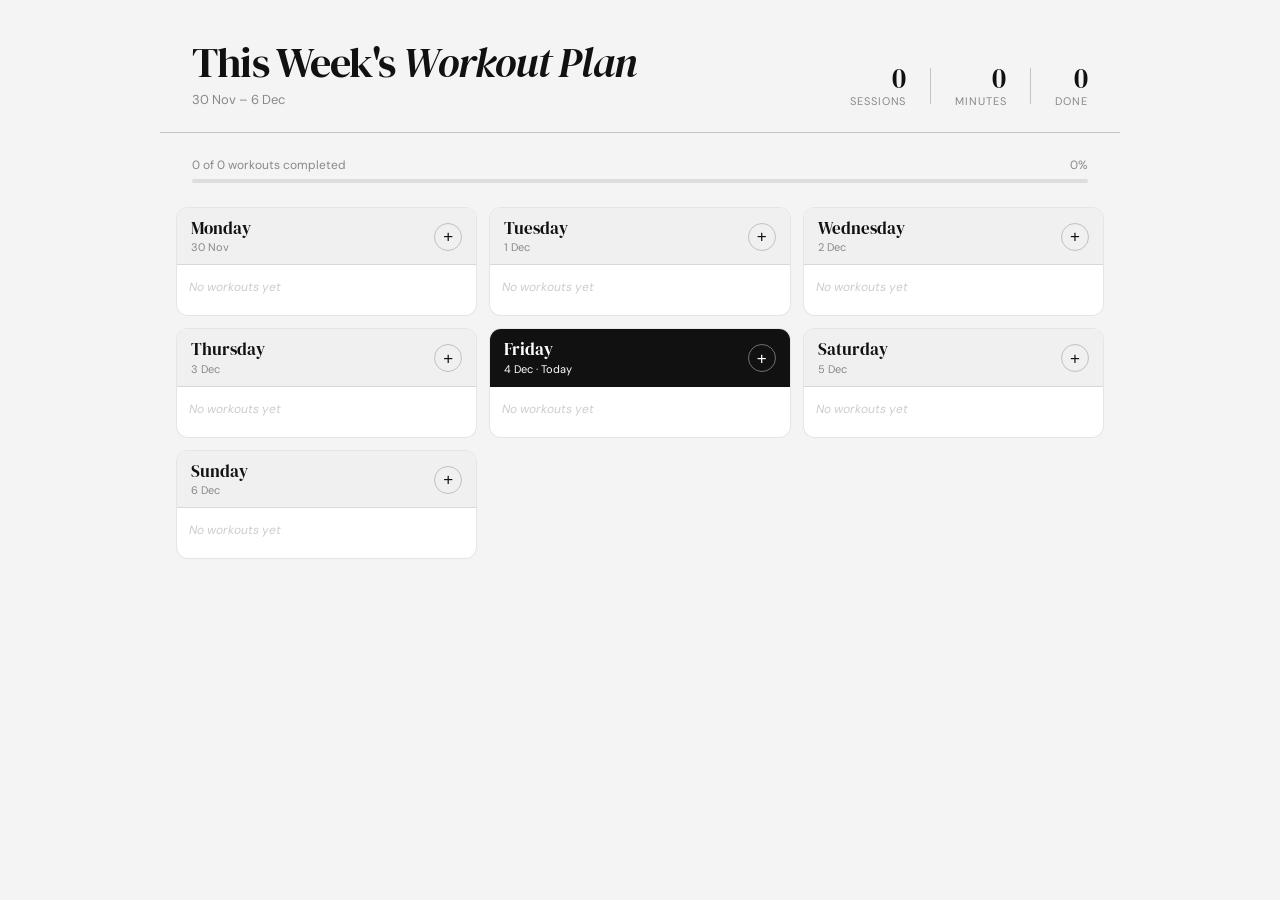
<file: SE_Assignment/WorkoutScheduling/Iteration2.html>
<!DOCTYPE html>
<html lang="en">
<head>
<meta charset="UTF-8">
<meta name="viewport" content="width=device-width, initial-scale=1.0">
<title>This Week Workout Plan</title>
<link href="https://fonts.googleapis.com/css2?family=DM+Serif+Display:ital@0;1&family=DM+Sans:wght@300;400;500;600&display=swap" rel="stylesheet">
<style>
  *, *::before, *::after { box-sizing: border-box; margin: 0; padding: 0; }

  :root {
    --bg: #f4f4f4;
    --surface: #ffffff;
    --surface2: #f0f0f0;
    --text: #111111;
    --text-muted: #888888;
    --border: rgba(0,0,0,0.10);
    --border-strong: rgba(0,0,0,0.20);
    --pill-radius: 999px;
    --card-radius: 12px;
  }

  body {
    font-family: 'DM Sans', sans-serif;
    background: var(--bg);
    color: var(--text);
    min-height: 100vh;
    padding: 0 0 4rem;
  }

  /* ── Header ── */
  header {
    padding: 2.5rem 2rem 1.5rem;
    max-width: 960px;
    margin: 0 auto;
    display: flex;
    align-items: flex-end;
    justify-content: space-between;
    gap: 1rem;
    flex-wrap: wrap;
    border-bottom: 1px solid var(--border-strong);
    margin-bottom: 1.5rem;
  }

  .header-left h1 {
    font-family: 'DM Serif Display', serif;
    font-size: clamp(1.8rem, 4vw, 2.6rem);
    font-weight: 400;
    line-height: 1.1;
    letter-spacing: -0.02em;
    color: #111;
  }

  .header-left h1 em {
    font-style: italic;
    color: #111;
  }

  .week-label {
    font-size: 13px;
    color: var(--text-muted);
    margin-top: 5px;
  }

  .week-stats {
    display: flex;
    gap: 1.5rem;
    align-items: center;
  }

  .stat { text-align: right; }

  .stat-num {
    font-family: 'DM Serif Display', serif;
    font-size: 1.75rem;
    line-height: 1;
    color: #111;
  }

  .stat-label {
    font-size: 11px;
    color: var(--text-muted);
    text-transform: uppercase;
    letter-spacing: 0.08em;
    margin-top: 2px;
  }

  .stat-divider {
    width: 1px;
    height: 36px;
    background: var(--border-strong);
  }

  /* ── Progress ── */
  .progress-bar-wrap {
    max-width: 960px;
    margin: 0 auto 1.5rem;
    padding: 0 2rem;
  }

  .progress-label {
    display: flex;
    justify-content: space-between;
    font-size: 12px;
    color: var(--text-muted);
    margin-bottom: 6px;
  }

  .progress-bar-bg {
    height: 4px;
    background: #ddd;
    border-radius: 99px;
    overflow: hidden;
  }

  .progress-bar-fill {
    height: 100%;
    background: #111;
    border-radius: 99px;
    transition: width 0.4s ease;
  }

  /* ── Grid ── */
  .grid {
    max-width: 960px;
    margin: 0 auto;
    padding: 0 1rem;
    display: grid;
    grid-template-columns: repeat(auto-fill, minmax(240px, 1fr));
    gap: 12px;
  }

  /* ── Day Card ── */
  .day-card {
    background: var(--surface);
    border-radius: var(--card-radius);
    border: 1px solid var(--border);
    overflow: hidden;
    display: flex;
    flex-direction: column;
  }

  .day-card.today .day-header {
    background: #111;
  }

  .day-card.today .day-name,
  .day-card.today .day-date {
    color: #fff;
  }

  .day-card.today .add-btn {
    border-color: rgba(255,255,255,0.4);
    color: #fff;
  }

  .day-card.today .add-btn:hover {
    background: rgba(255,255,255,0.12);
  }

  .day-header {
    padding: 12px 14px 10px;
    background: var(--surface2);
    display: flex;
    align-items: center;
    justify-content: space-between;
    border-bottom: 1px solid var(--border);
  }

  .day-name {
    font-family: 'DM Serif Display', serif;
    font-size: 1.05rem;
    font-weight: 400;
    color: #111;
    line-height: 1.1;
  }

  .day-date {
    font-size: 11px;
    color: var(--text-muted);
    margin-top: 2px;
  }

  .add-btn {
    width: 28px;
    height: 28px;
    border-radius: 50%;
    border: 1.5px solid var(--border-strong);
    background: transparent;
    color: #111;
    font-size: 17px;
    line-height: 1;
    cursor: pointer;
    display: flex;
    align-items: center;
    justify-content: center;
    flex-shrink: 0;
    transition: background 0.15s;
  }

  .add-btn:hover { background: #e8e8e8; }

  /* ── Workout List ── */
  .workout-list {
    padding: 8px 10px 10px;
    display: flex;
    flex-direction: column;
    gap: 6px;
    flex: 1;
    min-height: 50px;
  }

  .empty-hint {
    font-size: 12px;
    color: #ccc;
    padding: 6px 2px;
    font-style: italic;
  }

  /* ── Workout Item ── */
  .workout-item {
    display: flex;
    align-items: center;
    gap: 8px;
    padding: 7px 9px;
    border-radius: 7px;
    background: var(--surface2);
    border: 1px solid var(--border);
    animation: slideIn 0.18s ease;
    transition: opacity 0.2s, background 0.2s;
  }

  .workout-item.done {
    opacity: 0.42;
    background: #e8e8e8;
  }

  @keyframes slideIn {
    from { opacity: 0; transform: translateY(-5px); }
    to   { opacity: 1; transform: translateY(0); }
  }

  .workout-icon {
    font-size: 17px;
    flex-shrink: 0;
    line-height: 1;
  }

  .workout-info {
    flex: 1;
    min-width: 0;
  }

  .workout-name {
    font-size: 12.5px;
    font-weight: 500;
    white-space: nowrap;
    overflow: hidden;
    text-overflow: ellipsis;
    color: #111;
    transition: text-decoration 0.15s, color 0.15s;
  }

  .workout-item.done .workout-name {
    text-decoration: line-through;
    color: #999;
  }

  .workout-duration {
    font-size: 11px;
    color: var(--text-muted);
    margin-top: 1px;
  }

  .workout-item.done .workout-duration {
    color: #bbb;
  }

  .workout-cat {
    font-size: 10px;
    padding: 2px 7px;
    border-radius: var(--pill-radius);
    font-weight: 500;
    letter-spacing: 0.02em;
    white-space: nowrap;
    border: 1px solid #ddd;
    color: #666;
    background: #fff;
  }

  .workout-item.done .workout-cat {
    color: #bbb;
    border-color: #e0e0e0;
  }

  /* ── Item Actions ── */
  .item-actions {
    display: flex;
    gap: 2px;
    flex-shrink: 0;
    opacity: 0;
    transition: opacity 0.15s;
  }

  .workout-item:hover .item-actions { opacity: 1; }

  .check-btn, .edit-btn, .remove-btn {
    background: none;
    border: none;
    cursor: pointer;
    font-size: 13px;
    width: 22px;
    height: 22px;
    display: flex;
    align-items: center;
    justify-content: center;
    border-radius: 4px;
    color: var(--text-muted);
    transition: background 0.12s, color 0.12s;
  }

  .check-btn:hover  { background: #e8f5e9; color: #2e7d32; }
  .edit-btn:hover   { background: #f0f0f0; color: #111; }
  .remove-btn:hover { background: #fdecea; color: #c62828; }

  .workout-item.done .check-btn { color: #2e7d32; opacity: 1; }

  /* ── Modal ── */
  .modal-backdrop {
    display: none;
    position: fixed;
    inset: 0;
    background: rgba(0,0,0,0.4);
    z-index: 100;
    align-items: center;
    justify-content: center;
    padding: 1rem;
  }

  .modal-backdrop.open { display: flex; }

  .modal {
    background: #fff;
    border-radius: 14px;
    border: 1px solid #ddd;
    width: 100%;
    max-width: 400px;
    overflow: hidden;
    animation: modalIn 0.18s ease;
  }

  @keyframes modalIn {
    from { opacity: 0; transform: scale(0.96) translateY(8px); }
    to   { opacity: 1; transform: scale(1) translateY(0); }
  }

  .modal-header {
    padding: 18px 20px 14px;
    border-bottom: 1px solid #ebebeb;
    display: flex;
    align-items: flex-start;
    justify-content: space-between;
  }

  .modal-title {
    font-family: 'DM Serif Display', serif;
    font-size: 1.25rem;
    font-weight: 400;
    color: #111;
  }

  .modal-subtitle {
    font-size: 12px;
    color: #999;
    margin-top: 3px;
  }

  .modal-close {
    background: none;
    border: 1px solid #ddd;
    border-radius: 6px;
    cursor: pointer;
    color: #999;
    font-size: 15px;
    width: 27px;
    height: 27px;
    display: flex;
    align-items: center;
    justify-content: center;
    margin-left: 12px;
    flex-shrink: 0;
  }

  .modal-close:hover { background: #f5f5f5; }

  .modal-body {
    padding: 16px 20px 18px;
    display: flex;
    flex-direction: column;
    gap: 14px;
  }

  .field label {
    display: block;
    font-size: 11px;
    font-weight: 600;
    color: #999;
    text-transform: uppercase;
    letter-spacing: 0.07em;
    margin-bottom: 7px;
  }

  /* Category tabs */
  .category-tabs {
    display: flex;
    gap: 6px;
    flex-wrap: wrap;
  }

  .cat-tab {
    padding: 4px 12px;
    border-radius: var(--pill-radius);
    border: 1px solid #ddd;
    background: transparent;
    font-family: 'DM Sans', sans-serif;
    font-size: 12px;
    cursor: pointer;
    color: #555;
    transition: all 0.12s;
  }

  .cat-tab:hover { border-color: #111; color: #111; }

  .cat-tab.active {
    background: #111;
    border-color: #111;
    color: #fff;
  }

  /* Exercise grid */
  .exercise-grid {
    display: grid;
    grid-template-columns: 1fr 1fr;
    gap: 5px;
    max-height: 190px;
    overflow-y: auto;
    scrollbar-width: thin;
  }

  .exercise-option {
    padding: 8px 10px;
    border-radius: 8px;
    border: 1px solid #e5e5e5;
    background: #f9f9f9;
    cursor: pointer;
    font-size: 12px;
    font-weight: 500;
    color: #333;
    transition: all 0.12s;
  }

  .exercise-option:hover {
    border-color: #111;
    background: #f0f0f0;
  }

  .exercise-option.selected {
    border-color: #111;
    background: #111;
    color: #fff;
    box-shadow: inset 0 0 0 1px #111;
  }

  /* Custom input */
  .custom-input {
    width: 100%;
    padding: 8px 11px;
    border-radius: 7px;
    border: 1px solid #ddd;
    background: #f9f9f9;
    font-family: 'DM Sans', sans-serif;
    font-size: 13px;
    color: #111;
    outline: none;
    transition: border-color 0.15s;
  }

  .custom-input:focus { border-color: #111; background: #fff; }

  /* Duration */
  .duration-row {
    display: flex;
    align-items: center;
    gap: 10px;
  }

  .duration-input {
    width: 80px;
    padding: 8px 10px;
    border-radius: 7px;
    border: 1px solid #ddd;
    background: #f9f9f9;
    font-family: 'DM Sans', sans-serif;
    font-size: 14px;
    color: #111;
    outline: none;
    transition: border-color 0.15s;
  }

  .duration-input:focus { border-color: #111; background: #fff; }
  .duration-input.error { border-color: #c62828; }

  .duration-unit { font-size: 13px; color: #999; }

  .duration-hint {
    font-size: 11px;
    color: #c62828;
    margin-top: 4px;
    min-height: 14px;
  }

  /* Footer */
  .modal-footer {
    padding: 0 20px 18px;
    display: flex;
    gap: 8px;
  }

  .btn {
    flex: 1;
    padding: 10px 16px;
    border-radius: 8px;
    font-family: 'DM Sans', sans-serif;
    font-size: 13px;
    font-weight: 500;
    cursor: pointer;
    border: 1px solid #ddd;
    transition: background 0.12s;
  }

  .btn-primary { background: #111; border-color: #111; color: #fff; }
  .btn-primary:hover { background: #333; }
  .btn-primary:disabled { opacity: 0.35; cursor: default; }
  .btn-secondary { background: transparent; color: #555; }
  .btn-secondary:hover { background: #f5f5f5; }
</style>
</head>
<body>

<header>
  <div class="header-left">
    <h1>This Week's <em>Workout Plan</em></h1>
    <p class="week-label" id="week-label"></p>
  </div>
  <div class="week-stats">
    <div class="stat">
      <div class="stat-num" id="total-sessions">0</div>
      <div class="stat-label">Sessions</div>
    </div>
    <div class="stat-divider"></div>
    <div class="stat">
      <div class="stat-num" id="total-mins">0</div>
      <div class="stat-label">Minutes</div>
    </div>
    <div class="stat-divider"></div>
    <div class="stat">
      <div class="stat-num" id="total-done">0</div>
      <div class="stat-label">Done</div>
    </div>
  </div>
</header>

<div class="progress-bar-wrap">
  <div class="progress-label">
    <span id="progress-text">Weekly goal progress</span>
    <span id="progress-pct">0%</span>
  </div>
  <div class="progress-bar-bg">
    <div class="progress-bar-fill" id="progress-fill" style="width:0%"></div>
  </div>
</div>

<div class="grid" id="week-grid"></div>

<!-- Modal -->
<div class="modal-backdrop" id="modal-backdrop">
  <div class="modal" role="dialog" aria-modal="true" aria-labelledby="modal-title">
    <div class="modal-header">
      <div>
        <div class="modal-title" id="modal-title">Add Workout</div>
        <div class="modal-subtitle" id="modal-subtitle"></div>
      </div>
      <button class="modal-close" id="modal-close" aria-label="Close">✕</button>
    </div>
    <div class="modal-body">
      <div class="field">
        <label>Category</label>
        <div class="category-tabs" id="cat-tabs"></div>
      </div>
      <div class="field">
        <label>Exercise</label>
        <div class="exercise-grid" id="exercise-grid"></div>
      </div>
      <div class="field">
        <label>Custom name (optional)</label>
        <input type="text" class="custom-input" id="custom-name" placeholder="e.g. Jump rope, Cycling…">
      </div>
      <div class="field">
        <label>Duration</label>
        <div class="duration-row">
          <input type="number" class="duration-input" id="duration-input" min="1" max="120" value="30">
          <span class="duration-unit">minutes (1–120)</span>
        </div>
        <div class="duration-hint" id="duration-hint"></div>
      </div>
    </div>
    <div class="modal-footer">
      <button class="btn btn-secondary" id="modal-cancel">Cancel</button>
      <button class="btn btn-primary" id="modal-add" disabled>Add Workout</button>
    </div>
  </div>
</div>

<script>
const CAT_LABELS = { strength:'Strength', cardio:'Cardio', hiit:'HIIT', yoga:'Yoga & Stretch', other:'Sports & Other' };

const EXERCISES = {
  strength: [
    { name: 'Bench Press',    icon: '🏋️' },
    { name: 'Deadlift',       icon: '💪' },
    { name: 'Squats',         icon: '🦵' },
    { name: 'Pull-ups',       icon: '🙌' },
    { name: 'Shoulder Press', icon: '🔝' },
    { name: 'Dumbbell Row',   icon: '🧎‍➡️' },
  ],
  cardio: [
    { name: 'Running',    icon: '🏃' },
    { name: 'Cycling',    icon: '🚴' },
    { name: 'Swimming',   icon: '🏊' },
    { name: 'Jump Rope',  icon: '🙂‍↕' },
    { name: 'Elliptical', icon: '🔄' },
    { name: 'Rowing',     icon: '🚣' },
  ],
  hiit: [
    { name: 'Burpees',           icon: '❤️‍🔥' },
    { name: 'Box Jumps',         icon: '📦' },
    { name: 'Kettlebell',        icon: '🔔' },
    { name: 'Battle Ropes',      icon: '🪢' },
    { name: 'Mountain Climbers', icon: '⛰️' },
    { name: 'Sprint Intervals',  icon: '⚡' },
  ],
  yoga: [
    { name: 'Vinyasa Flow', icon: '🧘' },
    { name: 'Yin Yoga',     icon: '☯️' },
    { name: 'Power Yoga',   icon: '✨' },
    { name: 'Stretching',   icon: '🤸' },
    { name: 'Meditation',   icon: '🌿' },
    { name: 'Pilates',      icon: '🩰' },
  ],
  other: [
    { name: 'Basketball', icon: '🏀' },
    { name: 'Football',   icon: '⚽' },
    { name: 'Tennis',     icon: '🎾' },
    { name: 'Hiking',     icon: '🥾' },
    { name: 'Dance',      icon: '💃' },
    { name: 'Boxing',     icon: '🥊' },
  ],
};

const WEEK_GOAL = 5;

let workouts = {};       // { dayKey: [{name, duration, cat, done}] }
let modalDay  = null;
let editIdx   = null;
let selectedExercise = null;
let selectedCat = 'strength';

/* ── Date helpers ── */
function getWeekDates() {
  const today = new Date();
  const monday = new Date(today);
  monday.setDate(today.getDate() - ((today.getDay() + 6) % 7));
  return Array.from({ length: 7 }, (_, i) => {
    const d = new Date(monday);
    d.setDate(monday.getDate() + i);
    return d;
  });
}

function fmtDate(d) {
  return d.toLocaleDateString('en-GB', { day: 'numeric', month: 'short' });
}

function isToday(d) {
  const t = new Date();
  return d.getDate() === t.getDate() && d.getMonth() === t.getMonth() && d.getFullYear() === t.getFullYear();
}

function dayKey(d) { return `${d.getFullYear()}-${d.getMonth()}-${d.getDate()}`; }

/* ── Stats ── */
function updateStats() {
  let sessions = 0, mins = 0, done = 0;
  Object.values(workouts).forEach(list => {
    sessions += list.length;
    list.forEach(w => { mins += w.duration; if (w.done) done++; });
  });
  document.getElementById('total-sessions').textContent = sessions;
  document.getElementById('total-mins').textContent = mins;
  document.getElementById('total-done').textContent = done;
  const pct = Math.min(100, Math.round((done / Math.max(sessions, 1)) * 100));
  document.getElementById('progress-fill').style.width = (sessions ? pct : 0) + '%';
  document.getElementById('progress-pct').textContent = sessions ? pct + '%' : '0%';
  document.getElementById('progress-text').textContent = `${done} of ${sessions} workout${sessions !== 1 ? 's' : ''} completed`;
}

/* ── Render workout item ── */
function renderWorkoutItem(dk, idx, w) {
  const div = document.createElement('div');
  div.className = 'workout-item' + (w.done ? ' done' : '');
  div.innerHTML = `
    <span class="workout-icon">${w.icon || '🏃'}</span>
    <div class="workout-info">
      <div class="workout-name">${w.name}</div>
      <div class="workout-duration">${w.duration} min</div>
    </div>
    <span class="workout-cat">${CAT_LABELS[w.cat] ? CAT_LABELS[w.cat].split(' ')[0] : w.cat}</span>
    <div class="item-actions">
      <button class="check-btn" title="${w.done ? 'Mark incomplete' : 'Mark complete'}" data-day="${dk}" data-idx="${idx}">${w.done ? '✓' : '○'}</button>
      <button class="edit-btn"  title="Edit"   data-day="${dk}" data-idx="${idx}">✏</button>
      <button class="remove-btn" title="Remove" data-day="${dk}" data-idx="${idx}">✕</button>
    </div>
  `;
  div.querySelector('.check-btn').addEventListener('click', e => {
    const d = e.currentTarget.dataset.day, i = +e.currentTarget.dataset.idx;
    workouts[d][i].done = !workouts[d][i].done;
    renderGrid(); updateStats();
  });
  div.querySelector('.edit-btn').addEventListener('click', e => {
    openEditModal(e.currentTarget.dataset.day, +e.currentTarget.dataset.idx);
  });
  div.querySelector('.remove-btn').addEventListener('click', e => {
    const d = e.currentTarget.dataset.day, i = +e.currentTarget.dataset.idx;
    workouts[d].splice(i, 1);
    renderGrid(); updateStats();
  });
  return div;
}

/* ── Render full grid ── */
function renderGrid() {
  const grid = document.getElementById('week-grid');
  grid.innerHTML = '';
  const DAY_NAMES = ['Monday','Tuesday','Wednesday','Thursday','Friday','Saturday','Sunday'];
  getWeekDates().forEach((date, i) => {
    const dk = dayKey(date);
    const card = document.createElement('div');
    card.className = 'day-card' + (isToday(date) ? ' today' : '');

    const hdr = document.createElement('div');
    hdr.className = 'day-header';
    hdr.innerHTML = `
      <div>
        <div class="day-name">${DAY_NAMES[i]}</div>
        <div class="day-date">${fmtDate(date)}${isToday(date) ? ' · Today' : ''}</div>
      </div>
      <button class="add-btn" aria-label="Add workout">+</button>
    `;
    hdr.querySelector('.add-btn').addEventListener('click', () => openModal(dk, DAY_NAMES[i], date));

    const list = document.createElement('div');
    list.className = 'workout-list';
    const day = workouts[dk] || [];
    if (!day.length) {
      const h = document.createElement('div');
      h.className = 'empty-hint';
      h.textContent = 'No workouts yet';
      list.appendChild(h);
    } else {
      day.forEach((w, idx) => list.appendChild(renderWorkoutItem(dk, idx, w)));
    }

    card.appendChild(hdr);
    card.appendChild(list);
    grid.appendChild(card);
  });
}

/* ── Duration validation ── */
function validateDuration() {
  const input = document.getElementById('duration-input');
  const hint  = document.getElementById('duration-hint');
  const val   = parseInt(input.value);
  input.classList.remove('error');
  if (input.value === '' || isNaN(val)) {
    hint.textContent = 'Please enter a duration.';
    input.classList.add('error');
    return false;
  }
  if (val < 1) {
    hint.textContent = 'Minimum is 1 minute.';
    input.classList.add('error');
    return false;
  }
  if (val > 120) {
    hint.textContent = 'Maximum is 120 minutes.';
    input.classList.add('error');
    return false;
  }
  hint.textContent = '';
  return true;
}

document.getElementById('duration-input').addEventListener('input', () => {
  validateDuration();
  checkAdd();
});

/* ── Modal helpers ── */
function checkAdd() {
  const hasExercise = selectedExercise || document.getElementById('custom-name').value.trim();
  const durOk = validateDuration();
  document.getElementById('modal-add').disabled = !(hasExercise && durOk);
}

function renderCatTabs() {
  const wrap = document.getElementById('cat-tabs');
  wrap.innerHTML = '';
  Object.keys(CAT_LABELS).forEach(cat => {
    const btn = document.createElement('button');
    btn.className = 'cat-tab' + (cat === selectedCat ? ' active' : '');
    btn.textContent = CAT_LABELS[cat];
    btn.addEventListener('click', () => {
      selectedCat = cat; selectedExercise = null;
      renderCatTabs(); renderExercises(); checkAdd();
    });
    wrap.appendChild(btn);
  });
}

function renderExercises() {
  const g = document.getElementById('exercise-grid');
  g.innerHTML = '';
  EXERCISES[selectedCat].forEach(ex => {
    const opt = document.createElement('div');
    opt.className = 'exercise-option' + (selectedExercise && selectedExercise.name === ex.name ? ' selected' : '');
    opt.innerHTML = `<span style="font-size:15px;margin-right:6px;line-height:1">${ex.icon}</span>${ex.name}`;
    opt.addEventListener('click', () => {
      selectedExercise = ex;
      document.getElementById('custom-name').value = '';
      renderExercises(); checkAdd();
    });
    g.appendChild(opt);
  });
}

document.getElementById('custom-name').addEventListener('input', () => {
  if (document.getElementById('custom-name').value.trim()) selectedExercise = null;
  renderExercises(); checkAdd();
});

/* ── Open / close modal ── */
function openModal(dk, dayName, date) {
  modalDay = dk; editIdx = null;
  selectedExercise = null; selectedCat = 'strength';
  document.getElementById('modal-title').textContent = 'Add Workout';
  document.getElementById('modal-subtitle').textContent = `${dayName}, ${fmtDate(date)}`;
  document.getElementById('custom-name').value = '';
  document.getElementById('duration-input').value = 30;
  document.getElementById('duration-input').classList.remove('error');
  document.getElementById('duration-hint').textContent = '';
  document.getElementById('modal-add').textContent = 'Add Workout';
  document.getElementById('modal-add').disabled = true;
  renderCatTabs(); renderExercises();
  document.getElementById('modal-backdrop').classList.add('open');
}

function openEditModal(dk, idx) {
  const w = workouts[dk][idx];
  modalDay = dk; editIdx = idx;
  selectedCat = w.cat || 'strength';
  selectedExercise = { name: w.name, icon: w.icon || '🏃' };
  const dates = getWeekDates();
  const dateObj = dates.find(d => dayKey(d) === dk);
  const DAY_NAMES = ['Monday','Tuesday','Wednesday','Thursday','Friday','Saturday','Sunday'];
  const dayName = dateObj ? DAY_NAMES[dates.indexOf(dateObj)] : '';
  document.getElementById('modal-title').textContent = 'Edit Workout';
  document.getElementById('modal-subtitle').textContent = dateObj ? `${dayName}, ${fmtDate(dateObj)}` : '';
  document.getElementById('custom-name').value = '';
  document.getElementById('duration-input').value = w.duration;
  document.getElementById('duration-input').classList.remove('error');
  document.getElementById('duration-hint').textContent = '';
  document.getElementById('modal-add').textContent = 'Save Changes';
  document.getElementById('modal-add').disabled = false;
  renderCatTabs(); renderExercises();
  document.getElementById('modal-backdrop').classList.add('open');
}

function closeModal() {
  document.getElementById('modal-backdrop').classList.remove('open');
  editIdx = null;
}

/* ── Save workout ── */
document.getElementById('modal-add').addEventListener('click', () => {
  if (!validateDuration()) return;
  const customVal = document.getElementById('custom-name').value.trim();
  const name = customVal || selectedExercise.name;
  const icon = customVal ? '🏆' : (selectedExercise.icon || '🏃');
  const duration = parseInt(document.getElementById('duration-input').value);
  const entry = { name, icon, duration, cat: selectedCat, done: false };
  if (!workouts[modalDay]) workouts[modalDay] = [];
  if (editIdx !== null) {
    entry.done = workouts[modalDay][editIdx].done;
    workouts[modalDay][editIdx] = entry;
  } else {
    workouts[modalDay].push(entry);
  }
  closeModal(); renderGrid(); updateStats();
});

document.getElementById('modal-cancel').addEventListener('click', closeModal);
document.getElementById('modal-close').addEventListener('click', closeModal);
document.getElementById('modal-backdrop').addEventListener('click', e => {
  if (e.target === document.getElementById('modal-backdrop')) closeModal();
});

/* ── Init ── */
(function init() {
  const dates = getWeekDates();
  document.getElementById('week-label').textContent = `${fmtDate(dates[0])} – ${fmtDate(dates[6])}`;
  renderGrid(); updateStats();
})();
</script>
</body>
</html>
</file>
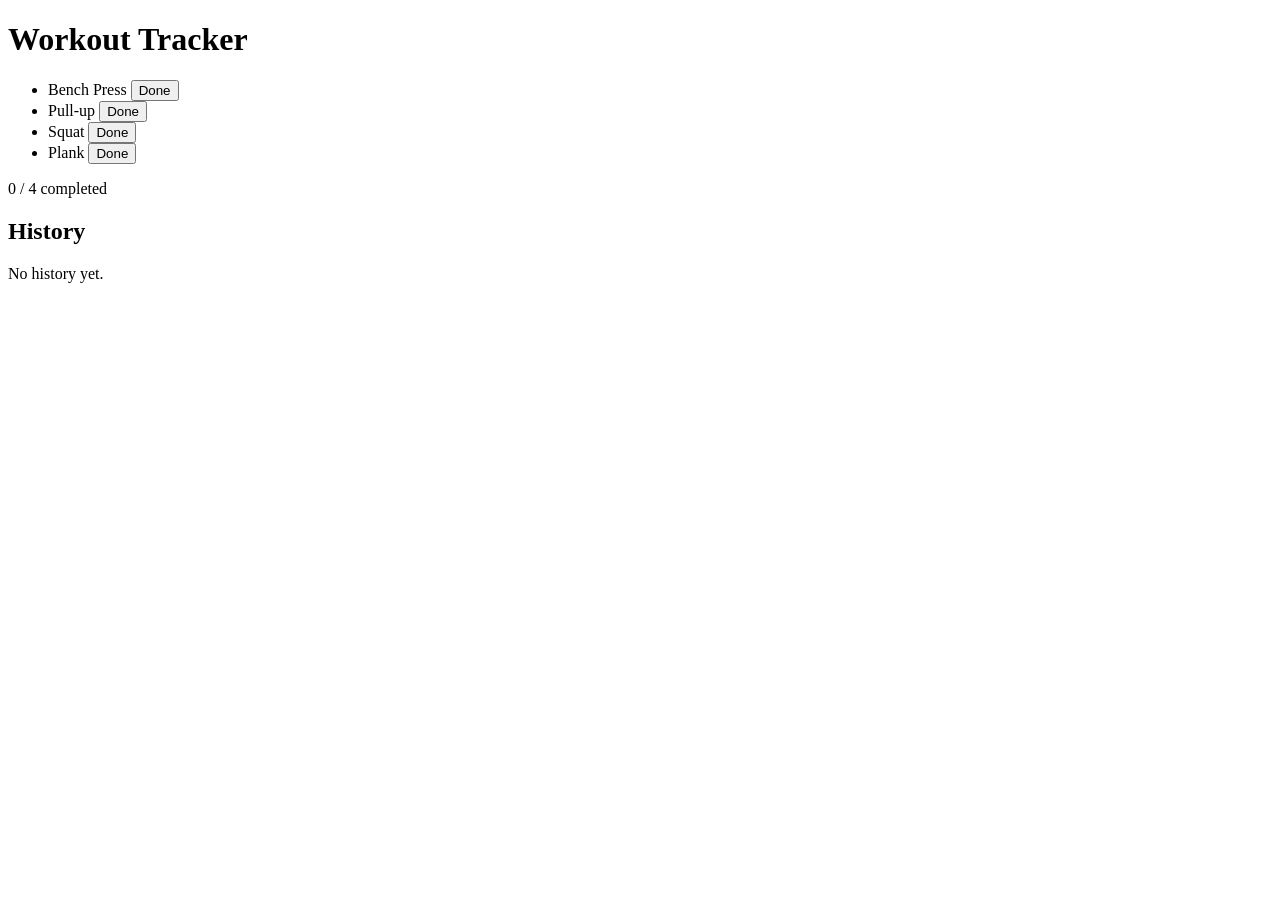
<file: SE_Assignment/WorkoutTracking/Iteration1.html>
<!DOCTYPE html>
<html>
<head>
  <meta charset="UTF-8">
  <title>Workout Tracker</title>
</head>
<body>
  <h1>Workout Tracker</h1>

  <ul id="list"></ul>
  <p id="progress"></p>

  <h2>History</h2>
  <div id="history"></div>

<script>
  const workouts = ["Bench Press", "Pull-up", "Squat", "Plank"];
  const today = new Date().toLocaleDateString();
  const done = JSON.parse(localStorage.getItem(today) || '[]');

  function render() {
    document.getElementById('list').innerHTML = workouts.map((w, i) => `
      <li>${w} ${done.includes(i)
        ? '✓'
        : `<button onclick="markDone(${i})">Done</button>`}
      </li>`).join('');
    document.getElementById('progress').textContent = done.length + ' / ' + workouts.length + ' completed';
  }

  function markDone(i) {
    if (!done.includes(i)) done.push(i);
    localStorage.setItem(today, JSON.stringify(done));
    if (done.length === workouts.length) saveHistory();
    render();
  }

  function saveHistory() {
    const h = JSON.parse(localStorage.getItem('history') || '[]');
    if (!h.find(x => x.date === today)) {
      h.unshift({ date: today, count: workouts.length });
      localStorage.setItem('history', JSON.stringify(h));
    }
    document.getElementById('history').innerHTML = h.map(x => `<p>${x.date} — ${x.count} workouts done</p>`).join('');
  }

  render();
  document.getElementById('history').innerHTML =
    JSON.parse(localStorage.getItem('history') || '[]')
    .map(x => `<p>${x.date} — ${x.count} workouts done</p>`).join('') || '<p>No history yet.</p>';
</script>
</body>
</html>
</file>
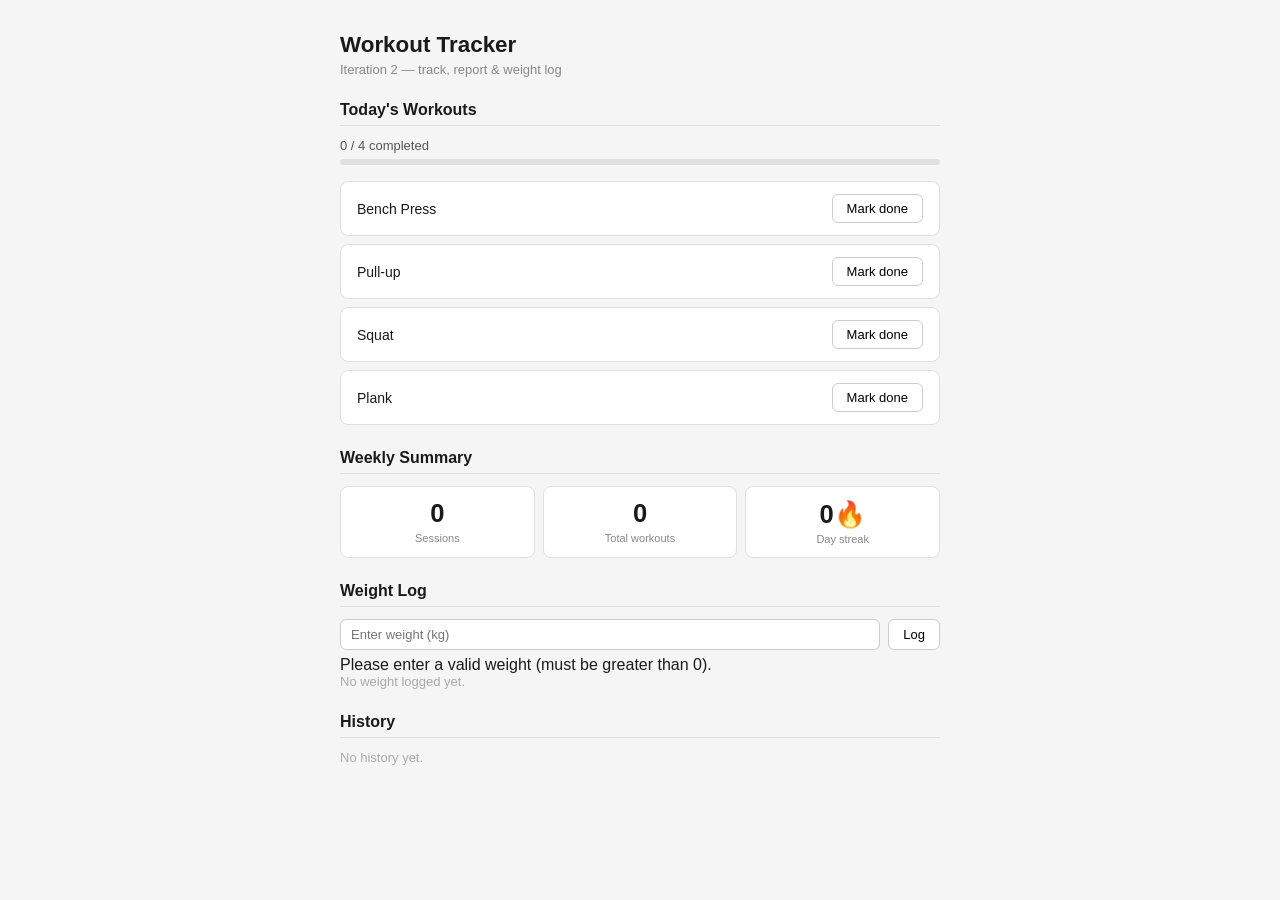
<file: SE_Assignment/WorkoutTracking/Iteration2.html>
<!DOCTYPE html>
<html lang="en">
<head>
  <meta charset="UTF-8">
  <meta name="viewport" content="width=device-width, initial-scale=1.0">
  <title>Workout Tracker - Iteration 2</title>
  <style>
    * { box-sizing: border-box; margin: 0; padding: 0; }
    body { font-family: Arial, sans-serif; background: #f5f5f5; color: #1a1a1a; padding: 2rem 1rem; }
    .container { max-width: 600px; margin: 0 auto; }
    h1 { font-size: 1.4rem; margin-bottom: 4px; }
    p.sub { font-size: 13px; color: #888; margin-bottom: 1.5rem; }
    h2 { font-size: 1rem; margin: 1.5rem 0 0.75rem; border-bottom: 1px solid #e0e0e0; padding-bottom: 6px; }
    .card { background: #fff; border: 1px solid #e0e0e0; border-radius: 8px; padding: 12px 16px; margin-bottom: 8px; display: flex; justify-content: space-between; align-items: center; }
    .card.done { background: #f0faf0; border-color: #b2dfb2; }
    .card span { font-size: 14px; }
    .card .status { font-size: 12px; color: #2e7d32; }
    button { padding: 6px 14px; border: 1px solid #ccc; border-radius: 6px; background: #fff; cursor: pointer; font-size: 13px; }
    button:hover { background: #f0f0f0; }
    #progress { font-size: 13px; color: #555; margin-bottom: 6px; }
    .progress-bar { background: #e0e0e0; border-radius: 4px; height: 6px; margin-bottom: 1rem; }
    .progress-fill { background: #2e7d32; height: 6px; border-radius: 4px; transition: width 0.3s; }
    .success-msg { background: #f0faf0; border: 1px solid #b2dfb2; border-radius: 8px; padding: 10px 16px; font-size: 13px; color: #2e7d32; margin-bottom: 1rem; display: none; }
    .summary-grid { display: grid; grid-template-columns: 1fr 1fr 1fr; gap: 8px; margin-bottom: 1rem; }
    .summary-box { background: #fff; border: 1px solid #e0e0e0; border-radius: 8px; padding: 12px 16px; text-align: center; }
    .summary-box .num { font-size: 1.6rem; font-weight: bold; color: #1a1a1a; }
    .summary-box .label { font-size: 11px; color: #888; margin-top: 4px; }
    .weight-row { display: flex; gap: 8px; margin-bottom: 6px; }
    .weight-row input { flex: 1; padding: 7px 10px; border: 1px solid #ccc; border-radius: 6px; font-size: 13px; }
    input[type=number]::-webkit-inner-spin-button,
    input[type=number]::-webkit-outer-spin-button { -webkit-appearance: none; margin: 0; }
    input[type=number] { appearance: textfield; }    .history-item { background: #fff; border: 1px solid #e0e0e0; border-radius: 8px; padding: 10px 16px; margin-bottom: 8px; font-size: 13px; color: #555; }
    .empty { font-size: 13px; color: #aaa; }
    .streak-badge { display: inline-block; background: #fff8e1; border: 1px solid #ffe082; border-radius: 6px; padding: 4px 10px; font-size: 13px; color: #f57f17; margin-bottom: 1rem; }
  </style>
</head>
<body>
<div class="container">
  <h1>Workout Tracker</h1>
  <p class="sub">Iteration 2 — track, report & weight log</p>

  <div id="streak-display"></div>

  <h2>Today's Workouts</h2>
  <div id="progress"></div>
  <div class="progress-bar"><div class="progress-fill" id="progress-fill" style="width:0%"></div></div>
  <div class="success-msg" id="success-msg">🎉 Well done! All workouts completed today!</div>
  <div id="workout-list"></div>

  <h2>Weekly Summary</h2>
  <div class="summary-grid" id="summary"></div>

  <h2>Weight Log</h2>
  <div class="weight-row">
    <input type="number" id="weight-input" placeholder="Enter weight (kg)" step="0.1">
    <button onclick="logWeight()">Log</button>
  </div>
  <p class="error-msg" id="weight-error">Please enter a valid weight (must be greater than 0).</p>
  <div id="weight-log"></div>

  <h2>History</h2>
  <div id="history"></div>
</div>

<script>
  const workouts = ["Bench Press", "Pull-up", "Squat", "Plank"];
  function getToday() {
  const d = new Date();
  return d.getFullYear() + '-' +
         String(d.getMonth() + 1).padStart(2, '0') + '-' +
         String(d.getDate()).padStart(2, '0');
}

const today = getToday();
const done = JSON.parse(localStorage.getItem(today) || '[]');

  function render() {
    const list = document.getElementById('workout-list');
    const fill = document.getElementById('progress-fill');
    const prog = document.getElementById('progress');
    const msg  = document.getElementById('success-msg');

    list.innerHTML = workouts.map((w, i) => `
      <div class="card ${done.includes(i) ? 'done' : ''}">
        <span>${w}</span>
        ${done.includes(i)
          ? '<span class="status">✓ Completed</span>'
          : `<button onclick="markDone(${i})">Mark done</button>`}
      </div>`).join('');

    const pct = Math.round(done.length / workouts.length * 100);
    fill.style.width = pct + '%';
    prog.textContent = done.length + ' / ' + workouts.length + ' completed';
    msg.style.display = done.length === workouts.length ? 'block' : 'none';
  }

  function markDone(i) {
    if (!done.includes(i)) done.push(i);
    localStorage.setItem(today, JSON.stringify(done));
    if (done.length === workouts.length) saveHistory();
    render();
    renderSummary();
    renderStreak();
  }

  function saveHistory() {
    const h = JSON.parse(localStorage.getItem('history') || '[]');
    if (!h.find(x => x.date === today)) {
      h.unshift({ date: today, count: workouts.length });
      localStorage.setItem('history', JSON.stringify(h));
    }
    renderHistory();
  }

  function renderHistory() {
    const h = JSON.parse(localStorage.getItem('history') || '[]');
    document.getElementById('history').innerHTML = h.length === 0
      ? '<p class="empty">No history yet.</p>'
      : h.map(x => `<div class="history-item">${x.date} — ${x.count} workouts completed</div>`).join('');
  }

function calcStreak() {
  const h = JSON.parse(localStorage.getItem('history') || '[]');

  if (h.length === 0) return 0;

  const dates = h
    .map(x => new Date(x.date))
    .sort((a, b) => b - a);

  let streak = 1;

  for (let i = 0; i < dates.length - 1; i++) {
    const diff =
      (dates[i] - dates[i + 1]) /
      (1000 * 60 * 60 * 24);

    if (Math.round(diff) === 1) {
      streak++;
    } else {
      break;
    }
  }

  return streak;
}
  

  function renderStreak() {
    const streak = calcStreak();
    const el = document.getElementById('streak-display');
    el.innerHTML = streak > 0
      ? `<div class="streak-badge">🔥 ${streak}-day streak! Keep it up!</div>`
      : '';
  }

  function renderSummary() {
    const h = JSON.parse(localStorage.getItem('history') || '[]');
    const total = h.reduce((sum, x) => sum + x.count, 0);
    const streak = calcStreak();
    document.getElementById('summary').innerHTML = `
      <div class="summary-box"><div class="num">${h.length}</div><div class="label">Sessions</div></div>
      <div class="summary-box"><div class="num">${total}</div><div class="label">Total workouts</div></div>
      <div class="summary-box"><div class="num">${streak}🔥</div><div class="label">Day streak</div></div>`;
  }

  function logWeight() {
    const val = parseFloat(document.getElementById('weight-input').value);
    const errEl = document.getElementById('weight-error');

    if (!val || val <= 0) {
      errEl.style.display = 'block';
      return;
    }

    errEl.style.display = 'none';
    const log = JSON.parse(localStorage.getItem('weight_log') || '[]');
    log.unshift({ date: today, weight: val });
    localStorage.setItem('weight_log', JSON.stringify(log));
    document.getElementById('weight-input').value = '';
    renderWeightLog();
  }

  function renderWeightLog() {
    const log = JSON.parse(localStorage.getItem('weight_log') || '[]');
    document.getElementById('weight-log').innerHTML = log.length === 0
      ? '<p class="empty">No weight logged yet.</p>'
      : log.map(x => `<div class="history-item">${x.date} — ${x.weight} kg</div>`).join('');
  }

  render();
  renderHistory();
  renderWeightLog();
  renderSummary();
  renderStreak();
</script>
</body>
</html>
</file>
<file: SE_Assignment/style.css>
:root {
      --bg:        #0b0b0e;
      --surface:   #16151f;
      --surface2:  #1e1d2a;
      --border:    #25243a;
      --border2:   #302e48;
      --text:      #e8e8ec;
      --text2:     #8080a0;
      --text3:     #50506a;
      --accent:    #7c6af7;
      --accent2:   #5b4de0;
      --green:     #34c97a;
      --red:       #f25d5d;
      --amber:     #f0a940;
      --radius:    10px;
      --radius-sm: 6px;
      --sidebar-w: 220px;
    }

    :root.light {
      --bg:        #f5f4ff;
      --surface:   #ffffff;
      --surface2:  #ede9ff;
      --border:    #d4ccff;
      --border2:   #b8adff;
      --text:      #1a1730;
      --text2:     #5f5a80;
      --text3:     #9990c0;
      --accent:    #6c5ce7;
      --accent2:   #4b3fcf;
      --green:     #00b966;
      --red:       #e63950;
      --amber:     #e09010;
    }

    .theme-toggle {
      position: fixed; top: 16px; right: 16px; z-index: 100;
      width: 38px; height: 38px; border-radius: 50%;
      background: var(--surface); border: 1px solid var(--border2);
      cursor: pointer; font-size: 17px;
      display: flex; align-items: center; justify-content: center;
      transition: background 0.2s, border-color 0.2s, box-shadow 0.2s;
      box-shadow: 0 2px 8px rgba(0,0,0,0.12);
    }
    .theme-toggle:hover { border-color: var(--accent); box-shadow: 0 2px 12px rgba(108,92,231,0.25); }

    :root.light .auth-card { box-shadow: 0 4px 32px rgba(108,92,231,0.10); }
    :root.light .auth-logo-icon, :root.light .logo-icon, :root.light .user-avatar { box-shadow: 0 2px 12px rgba(108,92,231,0.25); }
    :root.light .workout-card:hover { border-color: var(--accent); box-shadow: 0 2px 12px rgba(108,92,231,0.08); }
    :root.light .report-card { box-shadow: 0 1px 6px rgba(108,92,231,0.07); }
    :root.light .sidebar { background: linear-gradient(180deg, #ffffff 0%, #f0ecff 100%); box-shadow: 2px 0 16px rgba(108,92,231,0.08); }
    :root.light .stat-bar { background: linear-gradient(90deg, #f0ecff, #ffffff); }
    :root.light .tabs button.active { box-shadow: 0 1px 4px rgba(108,92,231,0.15); }
    :root.light .filter-btn.active { background: linear-gradient(90deg, var(--accent), #a78bfa); }
    :root.light .btn-block, :root.light .btn-add, :root.light .btn-confirm { background: linear-gradient(90deg, var(--accent), #a78bfa); }
    :root.light .btn-block:hover, :root.light .btn-add:hover, :root.light .btn-confirm:hover { background: linear-gradient(90deg, var(--accent2), var(--accent)); }

    * { box-sizing: border-box; margin: 0; padding: 0; }
    body { font-family: 'DM Sans', sans-serif; background: var(--bg); color: var(--text); min-height: 100vh; }
    ::-webkit-scrollbar { width: 6px; }
    ::-webkit-scrollbar-track { background: var(--bg); }
    ::-webkit-scrollbar-thumb { background: var(--border2); border-radius: 3px; }

    .app-layout { display: flex; min-height: 100vh; }

    .sidebar {
      width: var(--sidebar-w); background: var(--surface);
      border-right: 1px solid var(--border);
      display: none; flex-direction: column;
      position: fixed; top: 0; left: 0; height: 100vh; z-index: 40;
    }
    .sidebar.visible { display: flex; }

    .sidebar-logo {
      padding: 22px 20px 18px; display: flex; align-items: center; gap: 10px;
      border-bottom: 1px solid var(--border);
    }
    .logo-icon {
      width: 32px; height: 32px;
      background: linear-gradient(135deg, var(--accent), var(--accent2));
      border-radius: 8px; display: flex; align-items: center; justify-content: center;
      font-size: 16px; flex-shrink: 0;
    }
    .logo-text { font-size: 1rem; font-weight: 600; letter-spacing: -0.02em; }

    .sidebar-nav { flex: 1; padding: 14px 12px; display: flex; flex-direction: column; gap: 4px; }
    .nav-label {
      font-size: 10px; font-weight: 600; color: var(--text3);
      text-transform: uppercase; letter-spacing: 0.09em;
      padding: 0 8px; margin-bottom: 4px; margin-top: 8px;
    }
    .nav-btn {
      background: transparent; border: none; color: var(--text2);
      padding: 9px 12px; border-radius: var(--radius-sm); cursor: pointer;
      font-size: 13px; font-family: 'DM Sans', sans-serif; font-weight: 500;
      transition: all 0.15s; text-align: left; width: 100%;
      display: flex; align-items: center; gap: 10px;
    }
    .nav-btn:hover { background: var(--surface2); color: var(--text); }
    .nav-btn.active { background: var(--surface2); color: var(--text); }
    .nav-btn.active .nav-icon { color: var(--accent); }
    .nav-icon { font-size: 15px; width: 18px; text-align: center; }

    .sidebar-bottom { padding: 12px; border-top: 1px solid var(--border); }
    .user-chip { display: flex; align-items: center; gap: 10px; padding: 8px 10px; border-radius: var(--radius-sm); margin-bottom: 8px; }
    .user-avatar {
      width: 28px; height: 28px;
      background: linear-gradient(135deg, var(--accent), var(--accent2));
      border-radius: 50%; display: flex; align-items: center; justify-content: center;
      font-size: 12px; font-weight: 600; color: white; flex-shrink: 0;
    }
    .user-name { font-size: 13px; font-weight: 500; white-space: nowrap; overflow: hidden; text-overflow: ellipsis; }

    #logout-btn {
      width: 100%; background: transparent; border: 1px solid var(--border2); color: var(--text2);
      padding: 8px 12px; border-radius: var(--radius-sm); cursor: pointer;
      font-size: 13px; font-family: 'DM Sans', sans-serif; font-weight: 500;
      display: none; transition: all 0.15s; text-align: left; gap: 8px; align-items: center;
    }
    #logout-btn.show-btn { display: flex; }
    #logout-btn:hover { border-color: var(--red); color: var(--red); }

    .main-content { flex: 1; min-height: 100vh; }
    .main-content.with-sidebar { margin-left: var(--sidebar-w); }
    .container { max-width: 820px; margin: 0 auto; padding: 32px 28px 60px; }

    .page { display: none; }
    .page.active { display: block; }

    /* ===== AUTH ===== */
    .auth-wrap { min-height: 100vh; display: flex; align-items: center; justify-content: center; padding: 24px 20px; }
    .auth-card { background: var(--surface); border: 1px solid var(--border); border-radius: 14px; width: 100%; max-width: 380px; padding: 32px 28px; }
    .auth-logo { text-align: center; margin-bottom: 24px; }
    .auth-logo-icon { width: 48px; height: 48px; background: linear-gradient(135deg, var(--accent), var(--accent2)); border-radius: 12px; display: inline-flex; align-items: center; justify-content: center; font-size: 22px; margin-bottom: 10px; }
    .auth-logo h1 { font-size: 1.2rem; font-weight: 600; letter-spacing: -0.02em; }
    .auth-logo p  { font-size: 12px; color: var(--text2); margin-top: 3px; }

    .tabs { display: flex; background: var(--surface2); border-radius: var(--radius-sm); padding: 3px; margin-bottom: 22px; }
    .tabs button { flex: 1; padding: 7px; background: transparent; border: none; cursor: pointer; font-size: 13px; font-family: 'DM Sans', sans-serif; font-weight: 500; color: var(--text2); border-radius: 4px; transition: all 0.15s; }
    .tabs button.active { background: var(--surface); color: var(--text); box-shadow: 0 1px 3px rgba(0,0,0,0.4); }

    .form-group { margin-bottom: 14px; }
    .form-group label { display: block; font-size: 11px; font-weight: 600; color: var(--text3); text-transform: uppercase; letter-spacing: 0.07em; margin-bottom: 6px; }
    .form-group input { width: 100%; padding: 9px 12px; background: var(--surface2); border: 1px solid var(--border); border-radius: var(--radius-sm); font-size: 13px; font-family: 'DM Sans', sans-serif; color: var(--text); transition: border-color 0.15s; }
    .form-group input::placeholder { color: var(--text3); }
    .form-group input:focus { outline: none; border-color: var(--accent); }

    .btn-block { width: 100%; padding: 10px; background: var(--accent); color: white; border: none; border-radius: var(--radius-sm); font-size: 14px; font-family: 'DM Sans', sans-serif; font-weight: 600; cursor: pointer; margin-top: 6px; transition: background 0.15s; }
    .btn-block:hover { background: var(--accent2); }
    .error-msg { color: var(--red); font-size: 12px; margin-top: 8px; display: none; }
    .error-msg.show { display: block; }

    .pw-wrapper { position: relative; }
    .pw-wrapper input { padding-right: 38px !important; }
    .pw-eye {
      position: absolute; right: 10px; top: 50%; transform: translateY(-50%);
      cursor: pointer; font-size: 15px; user-select: none; color: var(--text3);
      transition: color 0.15s;
    }
    .pw-eye:hover { color: var(--text2); }

    .forgot-link { text-align: right; margin-top: -6px; margin-bottom: 12px; font-size: 12px; }
    .forgot-link span { color: var(--text2); cursor: pointer; text-decoration: underline; transition: color 0.15s; }
    .forgot-link span:hover { color: var(--accent); }

    .fp-overlay {
      display: none; position: fixed; inset: 0;
      background: rgba(0,0,0,0.7); z-index: 200;
      align-items: center; justify-content: center;
      padding: 20px; backdrop-filter: blur(4px);
    }
    .fp-overlay.open { display: flex; }
    .fp-modal {
      background: var(--surface); border: 1px solid var(--border2);
      border-radius: 14px; width: 100%; max-width: 360px; padding: 28px 24px;
      position: relative;
    }
    .fp-modal h3 { font-size: 1rem; font-weight: 600; margin-bottom: 6px; }
    .fp-modal .fp-sub { font-size: 12px; color: var(--text2); margin-bottom: 18px; }
    .fp-close { position: absolute; top: 14px; right: 16px; font-size: 18px; cursor: pointer; color: var(--text3); line-height: 1; }
    .fp-close:hover { color: var(--text); }

    /* ===== HOME PAGE ===== */
    .home-greeting { margin-bottom: 28px; }
    .home-greeting .greeting-time { font-size: 11px; font-weight: 600; color: var(--text3); text-transform: uppercase; letter-spacing: 0.1em; margin-bottom: 6px; }
    .home-greeting h2 { font-size: 1.6rem; font-weight: 600; letter-spacing: -0.03em; line-height: 1.2; }
    .home-greeting .greeting-sub { font-size: 13px; color: var(--text2); margin-top: 5px; }

    .home-stats-row { display: grid; grid-template-columns: repeat(3, 1fr); gap: 10px; margin-bottom: 24px; }
    .home-stat-card { background: var(--surface); border: 1px solid var(--border); border-radius: var(--radius); padding: 16px 18px; transition: border-color 0.15s; }
    .home-stat-card:hover { border-color: var(--border2); }
    .home-stat-card .hsc-icon { font-size: 20px; margin-bottom: 8px; }
    .home-stat-card .hsc-num { font-size: 1.6rem; font-weight: 600; letter-spacing: -0.04em; }
    .home-stat-card .hsc-label { font-size: 11px; color: var(--text2); margin-top: 3px; }

    .home-section-title { font-size: 10px; font-weight: 600; color: var(--text3); text-transform: uppercase; letter-spacing: 0.09em; margin-bottom: 10px; margin-top: 24px; }

    .today-card { background: var(--surface); border: 1px solid var(--border); border-radius: var(--radius); overflow: hidden; margin-bottom: 6px; }
    .today-card-header { padding: 12px 16px; background: var(--surface2); border-bottom: 1px solid var(--border); display: flex; align-items: center; justify-content: space-between; }
    .today-card-header .tch-day { font-size: 11px; font-weight: 600; color: var(--accent); text-transform: uppercase; letter-spacing: 0.08em; }
    .today-card-header .tch-count { font-size: 11px; color: var(--text3); font-family: 'DM Sans', sans-serif; }
    .today-workout-item { padding: 11px 16px; display: flex; align-items: center; gap: 12px; border-bottom: 1px solid var(--border); }
    .today-workout-item:last-child { border-bottom: none; }
    .twi-dot { width: 8px; height: 8px; border-radius: 50%; background: var(--border2); flex-shrink: 0; transition: background 0.15s; }
    .today-workout-item.done .twi-dot { background: var(--green); }
    .twi-name { flex: 1; font-size: 13px; font-weight: 500; }
    .today-workout-item.done .twi-name { text-decoration: line-through; color: var(--text2); }
    .twi-dur { font-size: 12px; color: var(--text2); font-family: 'DM Sans', sans-serif; }

    .progress-bar-wrap { background: var(--surface); border: 1px solid var(--border); border-radius: var(--radius); padding: 16px 18px; margin-bottom: 10px; }
    .progress-bar-wrap .pb-header { display: flex; justify-content: space-between; align-items: center; margin-bottom: 10px; }
    .progress-bar-wrap .pb-label { font-size: 13px; font-weight: 500; }
    .progress-bar-wrap .pb-pct { font-size: 13px; font-weight: 600; color: var(--accent); font-family: 'DM Sans', sans-serif; }
    .pb-track { height: 6px; background: var(--surface2); border-radius: 3px; overflow: hidden; }
    .pb-fill { height: 100%; background: linear-gradient(90deg, var(--accent), var(--green)); border-radius: 3px; transition: width 0.6s ease; }

    .quick-actions { display: grid; grid-template-columns: 1fr 1fr; gap: 10px; margin-bottom: 10px; }
    .qa-btn { background: var(--surface); border: 1px solid var(--border); border-radius: var(--radius); padding: 14px 16px; cursor: pointer; text-align: left; transition: all 0.15s; display: flex; align-items: center; gap: 12px; }
    .qa-btn:hover { border-color: var(--accent); background: var(--surface2); }
    .qa-btn .qa-icon { font-size: 20px; flex-shrink: 0; }
    .qa-btn .qa-text .qa-title { font-size: 13px; font-weight: 600; color: var(--text); }
    .qa-btn .qa-text .qa-sub { font-size: 11px; color: var(--text2); margin-top: 2px; }

    .streak-banner { background: linear-gradient(135deg, rgba(124,106,247,0.15), rgba(52,201,122,0.10)); border: 1px solid rgba(124,106,247,0.25); border-radius: var(--radius); padding: 14px 18px; display: flex; align-items: center; gap: 14px; margin-bottom: 10px; }
    .streak-banner .sb-icon { font-size: 28px; }
    .streak-banner .sb-text .sb-title { font-size: 14px; font-weight: 600; }
    .streak-banner .sb-text .sb-sub { font-size: 12px; color: var(--text2); margin-top: 2px; }

    /* ===== SCHEDULE ===== */
    .page-header { display: flex; align-items: center; justify-content: space-between; margin-bottom: 20px; }
    .page-header h2 { font-size: 1.15rem; font-weight: 600; letter-spacing: -0.02em; }
    .btn-add { background: var(--accent); color: white; border: none; padding: 8px 16px; border-radius: var(--radius-sm); cursor: pointer; font-size: 13px; font-family: 'DM Sans', sans-serif; font-weight: 600; transition: background 0.15s; }
    .btn-add:hover { background: var(--accent2); }

    .stat-bar { background: var(--surface); border: 1px solid var(--border); border-radius: var(--radius); padding: 14px 18px; margin-bottom: 18px; display: flex; gap: 24px; flex-wrap: wrap; }
    .stat-item { display: flex; flex-direction: column; gap: 2px; }
    .stat-num   { font-size: 1.4rem; font-weight: 600; letter-spacing: -0.03em; }
    .stat-label { font-size: 11px; color: var(--text2); }

    .filter-bar { display: flex; gap: 8px; margin-bottom: 18px; flex-wrap: wrap; }
    .filter-group { display: flex; background: var(--surface); border: 1px solid var(--border); border-radius: var(--radius-sm); overflow: hidden; }
    .filter-btn { background: transparent; border: none; color: var(--text2); padding: 7px 13px; cursor: pointer; font-size: 12px; font-family: 'DM Sans', sans-serif; font-weight: 500; transition: all 0.15s; border-right: 1px solid var(--border); }
    .filter-btn:last-child { border-right: none; }
    .filter-btn:hover  { background: var(--surface2); color: var(--text); }
    .filter-btn.active { background: var(--accent); color: white; }
    .filter-select { background: var(--surface); border: 1px solid var(--border); border-radius: var(--radius-sm); color: var(--text); padding: 7px 12px; font-size: 12px; font-family: 'DM Sans', sans-serif; cursor: pointer; }
    .filter-select:focus { outline: none; border-color: var(--accent); }
    .filter-select option { background: var(--surface2); }

    .section-label { font-size: 10px; font-weight: 600; color: var(--text3); text-transform: uppercase; letter-spacing: 0.09em; margin-bottom: 8px; margin-top: 18px; }

    .workout-card { background: var(--surface); border: 1px solid var(--border); border-radius: var(--radius); padding: 13px 16px; margin-bottom: 6px; display: flex; align-items: center; gap: 12px; transition: border-color 0.15s; }
    .workout-card:hover { border-color: var(--border2); }
    .workout-card.done  { opacity: 0.6; }
    .check-btn { width: 22px; height: 22px; border-radius: 50%; border: 2px solid var(--border2); background: transparent; cursor: pointer; display: flex; align-items: center; justify-content: center; font-size: 11px; color: white; flex-shrink: 0; transition: all 0.15s; }
    .check-btn:hover { border-color: var(--green); }
    .workout-card.done .check-btn { background: var(--green); border-color: var(--green); }
    .workout-info { flex: 1; min-width: 0; }
    .workout-name { font-size: 14px; font-weight: 500; white-space: nowrap; overflow: hidden; text-overflow: ellipsis; }
    .workout-card.done .workout-name { text-decoration: line-through; color: var(--text2); }
    .workout-meta { font-size: 12px; color: var(--text2); margin-top: 2px; font-family: 'DM Sans', sans-serif; }
    .workout-cat-badge { font-size: 10px; padding: 2px 8px; border-radius: 20px; background: var(--surface2); border: 1px solid var(--border2); color: var(--text3); white-space: nowrap; flex-shrink: 0; }
    .workout-actions { display: flex; gap: 6px; opacity: 0; transition: opacity 0.15s; }
    .workout-card:hover .workout-actions { opacity: 1; }
    .action-btn { background: var(--surface2); border: 1px solid var(--border); color: var(--text2); width: 28px; height: 28px; border-radius: var(--radius-sm); cursor: pointer; font-size: 13px; display: flex; align-items: center; justify-content: center; transition: all 0.15s; }
    .action-btn:hover        { border-color: var(--border2); color: var(--text); }
    .action-btn.delete:hover { border-color: var(--red); color: var(--red); }

    .empty-state { text-align: center; padding: 48px 20px; color: var(--text3); font-size: 13px; border: 1px dashed var(--border); border-radius: var(--radius); }

    /* ===== REPORT ===== */
    .report-grid { display: grid; grid-template-columns: 1fr 1fr 1fr; gap: 10px; margin-bottom: 20px; }
    .report-card { background: var(--surface); border: 1px solid var(--border); border-radius: var(--radius); padding: 16px 18px; }
    .report-card .rc-num   { font-size: 1.8rem; font-weight: 600; letter-spacing: -0.04em; }
    .report-card .rc-label { font-size: 12px; color: var(--text2); margin-top: 3px; }
    .report-item { background: var(--surface); border: 1px solid var(--border); border-radius: var(--radius); padding: 11px 16px; margin-bottom: 6px; display: flex; align-items: center; gap: 12px; }
    .report-day  { font-size: 11px; font-family: 'DM Sans', sans-serif; color: var(--text3); min-width: 36px; }
    .report-name { flex: 1; font-size: 13px; font-weight: 500; }
    .report-mins { font-size: 12px; color: var(--text2); font-family: 'DM Sans', sans-serif; }
    .done-badge { background: rgba(52,201,122,0.15); color: var(--green); font-size: 10px; font-weight: 600; padding: 3px 8px; border-radius: 20px; }
    .progress-badge { background: rgba(240,169,64,0.15); color: var(--amber); font-size: 10px; font-weight: 600; padding: 3px 8px; border-radius: 20px; }

    .weight-input-row { display: flex; gap: 8px; margin-bottom: 14px; }
    .weight-input-row input { flex: 1; padding: 9px 12px; background: var(--surface2); border: 1px solid var(--border); border-radius: var(--radius-sm); font-size: 13px; font-family: 'DM Sans', sans-serif; color: var(--text); }
    .weight-input-row input::placeholder { color: var(--text3); }
    .weight-input-row input:focus { outline: none; border-color: var(--accent); }
    .btn-log { background: var(--surface2); border: 1px solid var(--border2); color: var(--text); padding: 9px 18px; border-radius: var(--radius-sm); cursor: pointer; font-size: 13px; font-family: 'DM Sans', sans-serif; font-weight: 500; white-space: nowrap; transition: all 0.15s; }
    .btn-log:hover { border-color: var(--accent); color: var(--accent); }
    .weight-error { color: var(--red); font-size: 12px; margin-bottom: 10px; display: none; }
    .weight-error.show { display: block; }
    .weight-item { background: var(--surface); border: 1px solid var(--border); border-radius: var(--radius); padding: 10px 16px; margin-bottom: 6px; display: flex; align-items: center; justify-content: space-between; font-size: 13px; }
    .weight-item .wi-date { color: var(--text2); font-size: 12px; font-family: 'DM Sans', sans-serif; }
    .weight-item .wi-val  { font-weight: 600; font-family: 'DM Sans', sans-serif; }

    /* ===== MODAL (Iteration2 rich style) ===== */
    .modal-backdrop {
      display: none; position: fixed; inset: 0;
      background: rgba(0,0,0,0.7); z-index: 50;
      align-items: center; justify-content: center;
      padding: 20px; backdrop-filter: blur(4px);
    }
    .modal-backdrop.open { display: flex; }

    .modal {
      background: var(--surface); border: 1px solid var(--border2);
      border-radius: 14px; width: 100%; max-width: 420px;
      overflow: hidden;
      animation: modalIn 0.18s ease;
    }
    @keyframes modalIn {
      from { opacity: 0; transform: scale(0.96) translateY(8px); }
      to   { opacity: 1; transform: scale(1) translateY(0); }
    }

    .modal-header {
      padding: 18px 20px 14px; border-bottom: 1px solid var(--border);
      display: flex; align-items: flex-start; justify-content: space-between;
    }
    .modal-title {
      font-family: 'DM Sans', sans-serif;
      font-size: 1.2rem; font-weight: 400; color: var(--text); line-height: 1.2;
    }
    .modal-subtitle { font-size: 12px; color: var(--text3); margin-top: 3px; }
    .modal-close-x {
      background: none; border: 1px solid var(--border2); border-radius: var(--radius-sm);
      cursor: pointer; color: var(--text3); font-size: 14px;
      width: 27px; height: 27px; display: flex; align-items: center; justify-content: center;
      margin-left: 12px; flex-shrink: 0; transition: all 0.15s;
    }
    .modal-close-x:hover { background: var(--surface2); color: var(--text); }

    .modal-body { padding: 16px 20px 18px; display: flex; flex-direction: column; gap: 14px; }

    .modal-field label {
      display: block; font-size: 11px; font-weight: 600; color: var(--text3);
      text-transform: uppercase; letter-spacing: 0.07em; margin-bottom: 7px;
    }

    /* Category tabs */
    .category-tabs { display: flex; gap: 6px; flex-wrap: wrap; }
    .cat-tab {
      padding: 4px 12px; border-radius: 999px;
      border: 1px solid var(--border2); background: transparent;
      font-family: 'DM Sans', sans-serif; font-size: 12px; cursor: pointer;
      color: var(--text2); transition: all 0.12s;
    }
    .cat-tab:hover { border-color: var(--accent); color: var(--text); }
    .cat-tab.active { background: var(--accent); border-color: var(--accent); color: #fff; }

    /* Exercise grid */
    .exercise-grid {
      display: grid; grid-template-columns: 1fr 1fr; gap: 5px;
      max-height: 180px; overflow-y: auto; scrollbar-width: thin;
    }
    .exercise-option {
      padding: 8px 10px; border-radius: var(--radius-sm);
      border: 1px solid var(--border); background: var(--surface2);
      cursor: pointer; font-size: 12px; font-weight: 500; color: var(--text2);
      transition: all 0.12s; display: flex; align-items: center;
    }
    .exercise-option:hover { border-color: var(--accent); color: var(--text); }
    .exercise-option.selected { border-color: var(--accent); background: rgba(124,106,247,0.15); color: var(--text); }

    /* Custom input */
    .modal-custom-input {
      width: 100%; padding: 9px 12px; border-radius: var(--radius-sm);
      border: 1px solid var(--border); background: var(--surface2);
      font-family: 'DM Sans', sans-serif; font-size: 13px; color: var(--text);
      outline: none; transition: border-color 0.15s;
    }
    .modal-custom-input:focus { border-color: var(--accent); }
    .modal-custom-input::placeholder { color: var(--text3); }

    /* Day select */
    .modal-day-select {
      width: 100%; padding: 9px 12px; border-radius: var(--radius-sm);
      border: 1px solid var(--border); background: var(--surface2);
      font-family: 'DM Sans', sans-serif; font-size: 13px; color: var(--text);
      outline: none; cursor: pointer; transition: border-color 0.15s;
    }
    .modal-day-select:focus { border-color: var(--accent); }
    .modal-day-select option { background: var(--surface2); }

    /* Duration */
    .duration-row { display: flex; align-items: center; gap: 10px; }
    .duration-input {
      width: 80px; padding: 9px 10px; border-radius: var(--radius-sm);
      border: 1px solid var(--border); background: var(--surface2);
      font-family: 'DM Sans', sans-serif; font-size: 14px; color: var(--text);
      outline: none; transition: border-color 0.15s;
    }
    .duration-input:focus { border-color: var(--accent); }
    .duration-input.error { border-color: var(--red); }
    .duration-unit { font-size: 13px; color: var(--text3); }
    .duration-hint { font-size: 11px; color: var(--red); margin-top: 4px; min-height: 14px; }

    .modal-footer { padding: 0 20px 18px; display: flex; gap: 8px; }
    .btn-modal {
      flex: 1; padding: 10px 16px; border-radius: var(--radius-sm);
      font-family: 'DM Sans', sans-serif; font-size: 13px; font-weight: 500;
      cursor: pointer; border: 1px solid var(--border2); transition: all 0.15s;
    }
    .btn-modal-primary { background: var(--accent); border-color: var(--accent); color: #fff; }
    .btn-modal-primary:hover { background: var(--accent2); }
    .btn-modal-primary:disabled { opacity: 0.35; cursor: default; }
    .btn-modal-secondary { background: transparent; color: var(--text2); }
    .btn-modal-secondary:hover { background: var(--surface2); color: var(--text); }

    /* ===== SIDEBAR TOGGLE BUTTON ===== */
    .sidebar-toggle {
      display: none;
      position: fixed; top: 14px; left: 14px; z-index: 200;
      width: 38px; height: 38px; border-radius: var(--radius-sm);
      background: var(--surface); border: 1px solid var(--border2);
      cursor: pointer; font-size: 18px; color: var(--text);
      align-items: center; justify-content: center;
      transition: background 0.2s, border-color 0.2s, box-shadow 0.2s, color 0.2s;
      box-shadow: 0 2px 8px rgba(0,0,0,0.15);
      flex-shrink: 0;
    }
    .sidebar-toggle:hover { border-color: var(--accent); color: var(--accent); box-shadow: 0 2px 12px rgba(108,92,231,0.25); }
    .sidebar-toggle.active { background: var(--surface2); border-color: var(--accent); color: var(--accent); }

    /* Overlay backdrop for mobile sidebar */
    .sidebar-overlay {
      display: none;
      position: fixed; inset: 0; z-index: 35;
      background: rgba(0,0,0,0.55);
      backdrop-filter: blur(2px);
      opacity: 0;
      transition: opacity 0.25s;
    }
    .sidebar-overlay.open { display: block; opacity: 1; }

    /* Sidebar slide-in animation for mobile */
    .sidebar {
      transition: transform 0.25s cubic-bezier(0.4,0,0.2,1);
    }

    /* ===== TABLET (max 1024px) ===== */
    @media (max-width: 1024px) {
      :root { --sidebar-w: 200px; }
      .container { max-width: 100%; padding: 28px 22px 60px; }
    }

    /* ===== MOBILE (max 768px) ===== */
    @media (max-width: 768px) {
      :root { --sidebar-w: 240px; }

      /* Show hamburger button when logged in */
      body.logged-in .sidebar-toggle { display: flex; }

      /* Sidebar becomes overlay on mobile */
      .sidebar {
        transform: translateX(-100%);
        box-shadow: none;
      }
      .sidebar.visible {
        display: flex; /* keep visible class working */
        transform: translateX(-100%); /* hidden by default on mobile */
      }
      .sidebar.visible.open {
        transform: translateX(0);
        box-shadow: 4px 0 24px rgba(0,0,0,0.35);
      }

      /* Main content doesn't shift on mobile */
      .main-content.with-sidebar { margin-left: 0 !important; }

      /* Shift theme toggle right to not overlap hamburger */
      .theme-toggle { right: 14px; top: 14px; }

      /* Content top padding to clear fixed toggle button */
      .container { padding: 64px 16px 80px; max-width: 100%; }

      /* Page header stacks nicely */
      .page-header { flex-direction: column; align-items: flex-start; gap: 12px; }

      /* Stats */
      .home-stats-row { grid-template-columns: 1fr 1fr; }
      .home-stats-row .home-stat-card:last-child { grid-column: span 2; }

      /* Report grid 2 columns */
      .report-grid { grid-template-columns: 1fr 1fr; }

      /* Quick actions single column */
      .quick-actions { grid-template-columns: 1fr; }

      /* Always show workout action buttons on touch */
      .workout-actions { opacity: 1; }

      /* Filter bar scrolls horizontally */
      .filter-bar { flex-wrap: nowrap; overflow-x: auto; padding-bottom: 4px; }
      .filter-bar::-webkit-scrollbar { height: 3px; }

      /* Stat bar wraps tighter */
      .stat-bar { gap: 16px; }

      /* Auth card full width */
      .auth-card { padding: 24px 18px; }

      /* Modal closer to bottom on mobile */
      .modal-backdrop { align-items: flex-end; padding: 0; }
      .modal {
        border-radius: 14px 14px 0 0;
        max-width: 100%;
        max-height: 92vh;
        overflow-y: auto;
      }
    }

    /* ===== SMALL MOBILE (max 480px) ===== */
    @media (max-width: 480px) {
      .home-greeting h2 { font-size: 1.3rem; }
      .report-grid { grid-template-columns: 1fr; }
      .stat-bar { flex-direction: column; gap: 10px; }
      .filter-group { font-size: 11px; }
      .workout-name { font-size: 13px; }
      .workout-cat-badge { display: none; }
      .streak-banner { padding: 12px 14px; gap: 10px; }
      .streak-banner .sb-icon { font-size: 22px; }
    }
</file>
